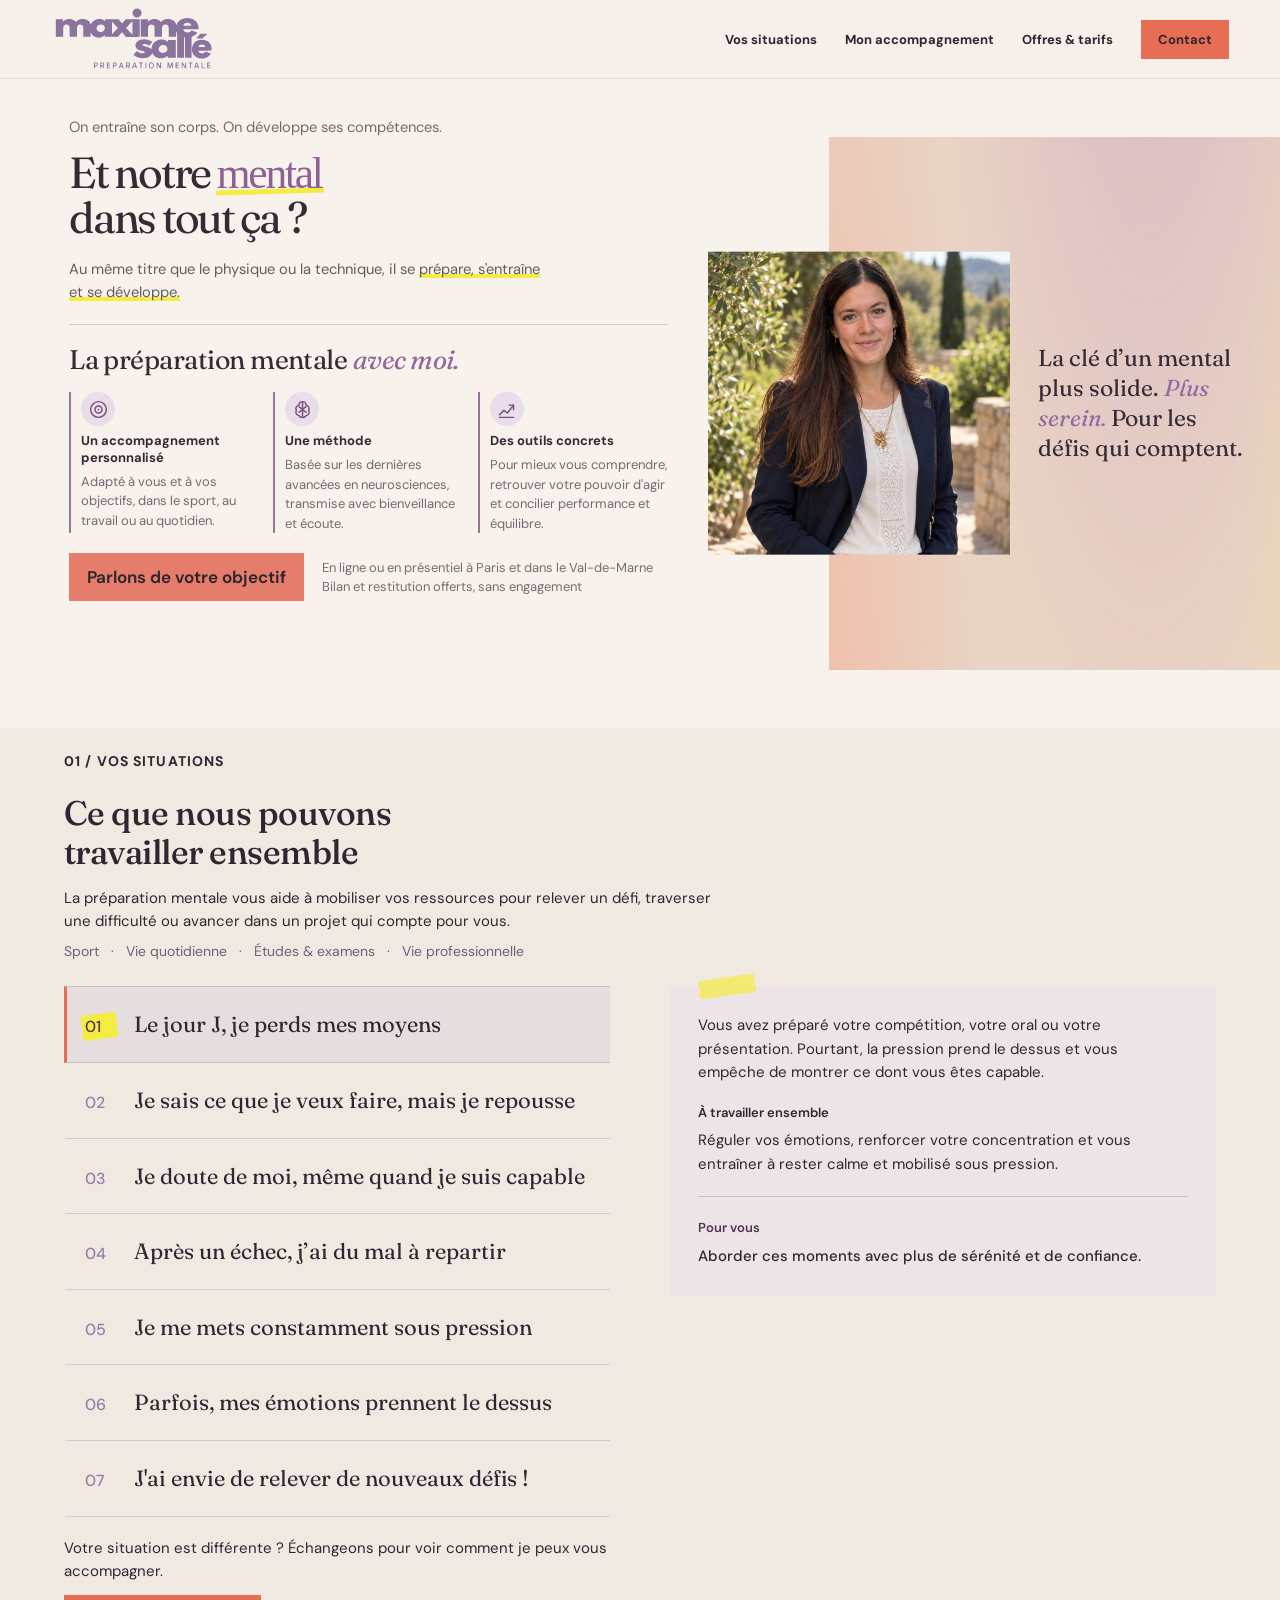
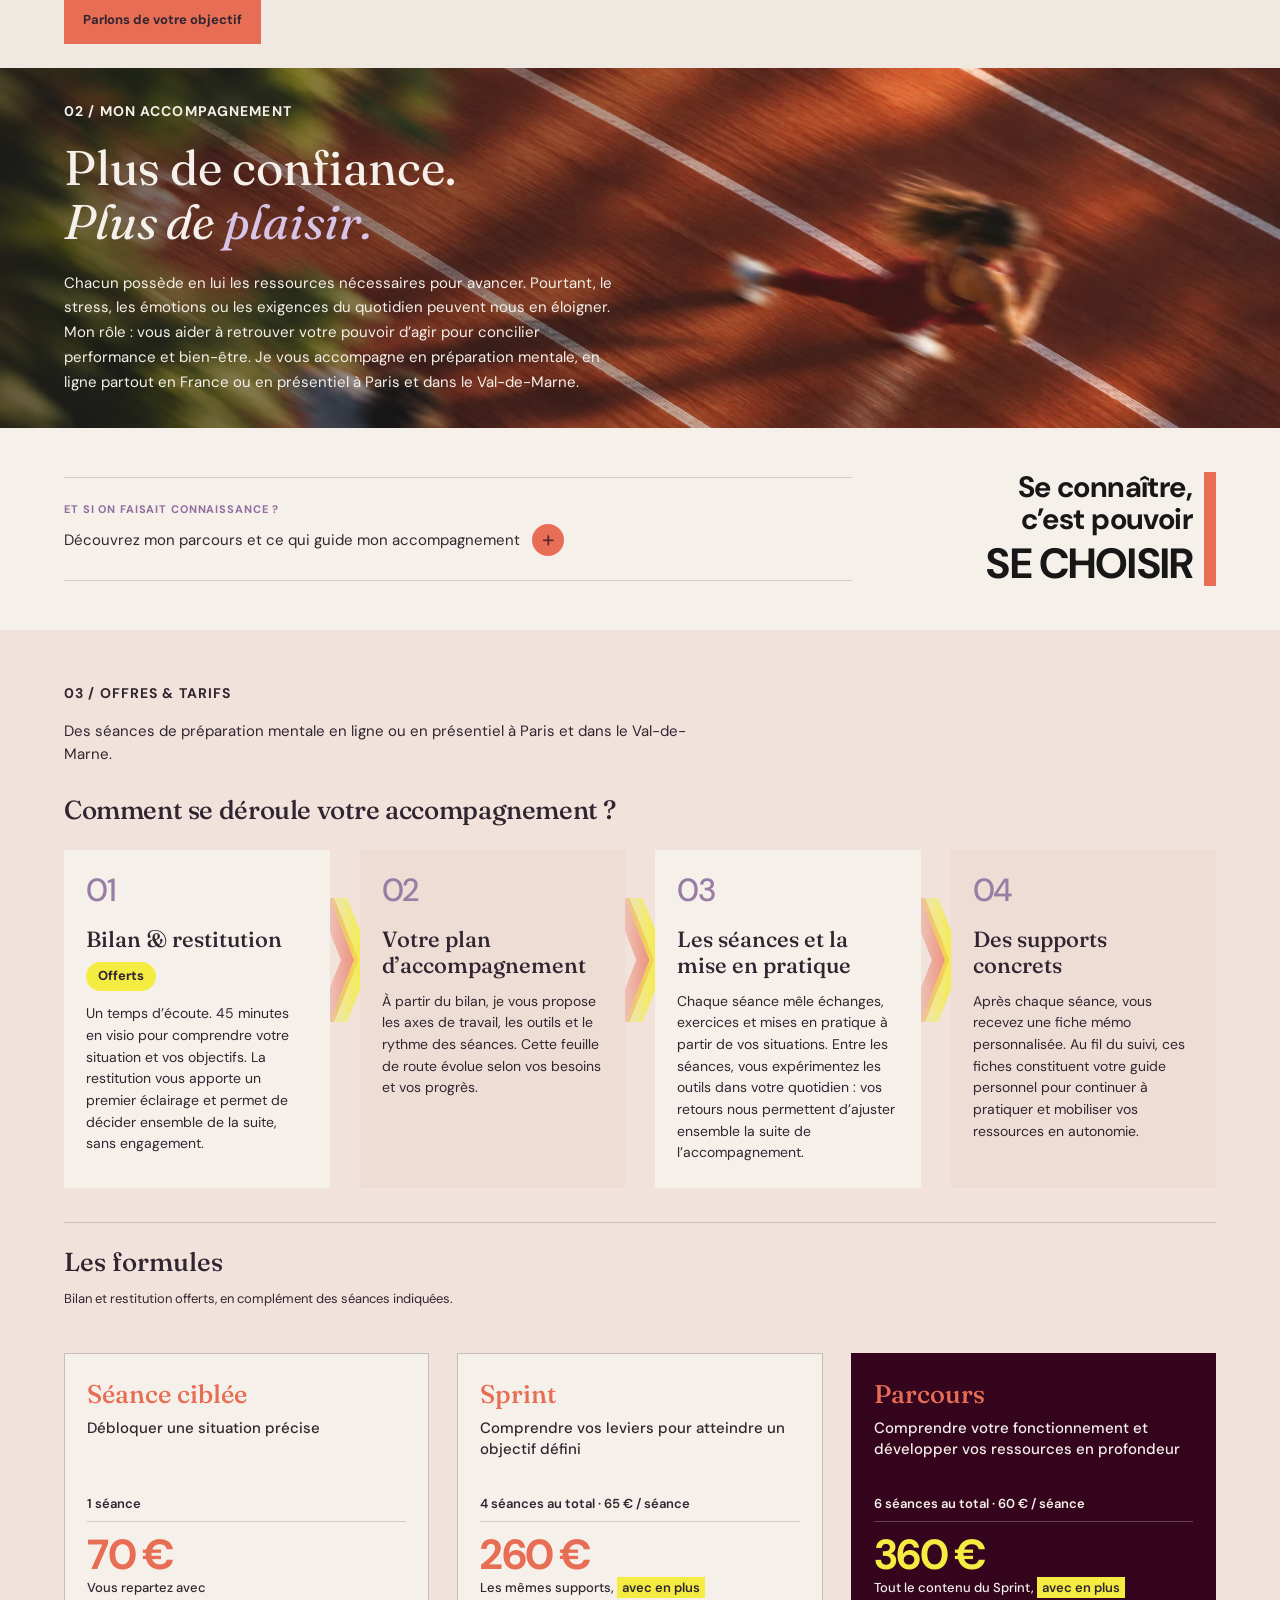
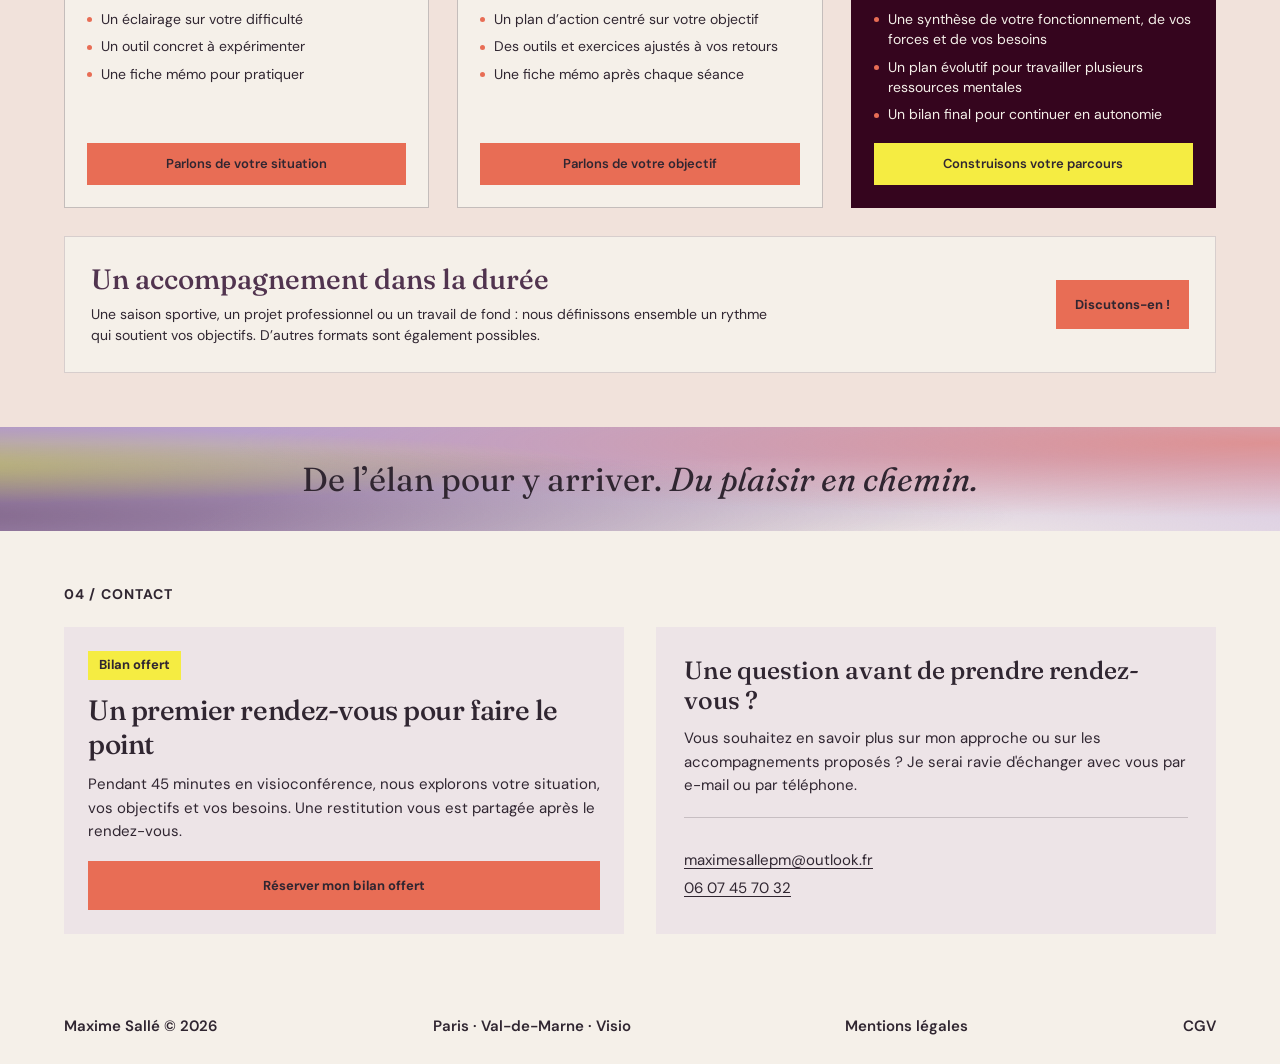
<file: index.html>
<!doctype html>
<html lang="fr">
  
  <head>
    <meta charset="utf-8" />
    <meta name="viewport" content="width=device-width, initial-scale=1" />
    <title>
      Préparation & coaching mental | Maxime Sallé
    </title>
    <meta
      name="description"
      content="Un accompagnement adapté à vos objectifs pour développer confiance, motivation et concentration."
    />
    <link rel="canonical" href="https://maximesalle.fr/" />
    <meta
  name="robots"
  content="index, follow, max-image-preview:large"
/>
    <link rel="preconnect" href="https://fonts.googleapis.com" />
    <link rel="preconnect" href="https://fonts.gstatic.com" crossorigin />
    <link
      href="https://fonts.googleapis.com/css2?family=DM+Sans:wght@400;500;600;700&amp;family=Fraunces:opsz,wght,SOFT,WONK@9..144,400,20,0;9..144,500,20,0;9..144,600,20,0&amp;display=swap"
      rel="stylesheet"
    />
    <link rel="stylesheet" href="styles.css?v=20261118-hover" />
    <meta property="og:type" content="website" />
<meta property="og:locale" content="fr_FR" />
<meta property="og:site_name" content="Maxime Sallé — Préparation & coaching mental" />
<meta property="og:title" content="Préparation & coaching mental | Maxime Sallé" />
<meta property="og:description" content="Un accompagnement adapté à vos objectifs pour développer confiance, motivation et concentration." />
<meta property="og:url" content="https://maximesalle.fr/" />

<meta name="twitter:card" content="summary" />
<meta name="twitter:title" content="Préparation & coaching mental | Maxime Sallé" />
<meta name="twitter:description" content="Un accompagnement adapté à vos objectifs pour développer confiance, motivation et concentration." />
    <script src="script.js" defer></script>
    <script type="application/ld+json">
{
  "@context": "https://schema.org",
  "@type": "Person",
  "name": "Maxime Sallé",
  "url": "https://maximesalle.fr/",
  "jobTitle": "Préparatrice & coaching mental",
  "description": "Accompagnement en préparation mentale en ligne partout en France et en présentiel à Paris et dans le Val-de-Marne.",
  "email": "mailto:maximesallepm@outlook.fr",
  "knowsAbout": [
    "Préparation mentale",
    "Confiance en soi",
    "Gestion du stress",
    "Motivation",
    "Concentration"
  ]
}
</script>
  </head>
  <body>
    <header class="site-header">
      <a
        class="brand"
        href="#accueil"
        aria-label="Maxime Sallé — préparation mentale, accueil"
        ><svg
          xmlns="http://www.w3.org/2000/svg"
          viewBox="0 0 2048 840"
          class="brand-logo"
          role="img"
          aria-labelledby="logo-title"
        >
          <title id="logo-title">Maxime Sallé — Préparation mentale</title>
          <path
            d="M0 0 C10.67 8.83 17.19 20.04 20.06 33.5 C21.44 52.71 17.83 65.81 6.25 81.25 C-5 92.72 -19.45 98.26 -35.38 98.81 C-49.24 98.44 -63.91 92.78 -74 83.19 C-85.49 70.4 -90.37 56.56 -90.21 39.52 C-89.15 24.11 -81.86 12.03 -70.94 1.5 C-50.51 -16 -21.3 -15.81 0 0 Z "
            fill="currentColor"
            transform="translate(1102.9375,55.5)"
          />
          <path
            d="M0 0 C40.92 -1.19 80.28 9.43 111.19 37.3 C134.35 59.15 146.33 89.48 147.62 121.08 C147.73 126.75 147.84 132.41 147.62 138.08 C145.22 140.48 138.29 139.27 134.88 139.28 C134.26 139.29 134.26 139.29 131.12 139.31 C126.97 139.35 122.82 139.37 118.67 139.39 C115.75 139.42 112.83 139.44 109.91 139.46 C103.74 139.5 97.57 139.54 91.4 139.58 C83.67 139.63 75.93 139.68 68.19 139.74 C31 140.01 -6.19 140.15 -43.38 140.08 C-42.76 142.01 -42.13 143.94 -41.5 145.87 C-41.15 146.94 -40.8 148.02 -40.44 149.12 C-37.39 157.66 -31.09 164.48 -23.38 169.08 C-22.51 169.6 -21.64 170.12 -20.74 170.66 C-5.5 179.03 12.86 180.36 29.62 176.08 C42.43 171.85 53.13 164.56 62.62 155.08 C69.14 156.03 75.15 158.2 81.3 160.53 C82.21 160.86 83.11 161.2 84.04 161.54 C85.94 162.25 87.84 162.97 89.73 163.68 C92.58 164.75 95.43 165.81 98.28 166.87 C109.48 171.06 120.59 175.44 131.62 180.08 C130.29 185.37 127.27 188.21 123.62 192.08 C122.63 193.14 121.65 194.2 120.64 195.29 C108.41 208.04 94.66 217.25 79.23 225.73 C78.52 226.13 77.81 226.53 77.08 226.94 C74.62 228.08 74.62 228.08 71.38 228.76 C67.13 229.92 64.8 231 61.62 234.08 C59.56 242.13 59.93 250.17 60.06 258.43 C60.06 260.97 60.05 263.51 60.03 266.05 C60.01 272.95 60.06 279.85 60.13 286.75 C60.19 293.96 60.17 301.17 60.16 308.39 C60.15 322.05 60.21 335.7 60.29 349.36 C60.39 366.43 60.41 383.5 60.43 400.57 C60.43 406.53 60.44 412.49 60.45 418.45 C60.45 419.89 60.45 421.33 60.45 422.82 C60.47 432.81 60.5 442.79 60.55 452.78 C60.56 455.45 60.57 458.11 60.58 460.78 C60.6 465.74 60.63 470.69 60.66 475.65 C60.67 477.83 60.68 480.02 60.69 482.2 C60.7 483.2 60.7 484.2 60.71 485.22 C60.72 487.51 60.67 489.79 60.62 492.08 C58.65 494.04 54.84 493.21 52.27 493.21 C51.48 493.21 51.48 493.21 47.48 493.22 C45.75 493.22 44.01 493.21 42.27 493.21 C40.51 493.21 38.74 493.21 36.97 493.21 C33.26 493.22 29.55 493.21 25.84 493.21 C21.08 493.2 16.31 493.21 11.55 493.21 C7.9 493.22 4.25 493.21 0.6 493.21 C-1.16 493.21 -2.92 493.21 -4.68 493.21 C-7.13 493.22 -9.58 493.21 -12.03 493.21 C-12.73 493.21 -12.73 493.21 -16.27 493.21 C-19.38 493.08 -19.38 493.08 -20.38 492.08 C-20.49 488.87 -20.54 485.68 -20.54 482.47 C-20.55 481.45 -20.55 480.42 -20.56 479.37 C-20.57 475.92 -20.58 472.47 -20.59 469.02 C-20.6 466.55 -20.61 464.09 -20.62 461.63 C-20.65 454.92 -20.67 448.2 -20.69 441.49 C-20.71 434.49 -20.74 427.49 -20.76 420.48 C-20.81 407.21 -20.86 393.93 -20.9 380.66 C-20.95 365.55 -21 350.45 -21.06 335.34 C-21.17 304.25 -21.28 273.16 -21.38 242.08 C-25.34 241.42 -29.3 240.76 -33.38 240.08 C-33.38 241.32 -33.38 242.55 -33.38 243.83 C-33.36 273.94 -33.34 304.05 -33.33 334.17 C-33.33 348.73 -33.32 363.29 -33.31 377.85 C-33.3 390.55 -33.29 403.24 -33.29 415.94 C-33.29 422.66 -33.28 429.38 -33.28 436.1 C-33.27 442.43 -33.27 448.76 -33.27 455.08 C-33.27 457.4 -33.27 459.72 -33.26 462.04 C-33.26 465.22 -33.26 468.39 -33.26 471.57 C-33.26 472.48 -33.26 473.39 -33.25 474.32 C-33.27 480.63 -33.75 486.81 -34.38 493.08 C-45.19 493.1 -55.99 493.12 -66.8 493.13 C-71.81 493.14 -76.83 493.14 -81.85 493.15 C-86.68 493.16 -91.52 493.17 -96.36 493.17 C-98.21 493.17 -100.06 493.18 -101.91 493.18 C-104.49 493.19 -107.07 493.19 -109.65 493.19 C-111.12 493.19 -112.6 493.2 -114.11 493.2 C-117.38 493.08 -117.38 493.08 -118.38 492.08 C-118.48 488.22 -118.5 484.38 -118.49 480.52 C-118.49 479.29 -118.49 478.05 -118.49 476.79 C-118.48 472.62 -118.47 468.46 -118.46 464.3 C-118.46 461.33 -118.46 458.35 -118.45 455.38 C-118.45 448.97 -118.44 442.55 -118.43 436.13 C-118.42 425.98 -118.42 415.83 -118.42 405.67 C-118.42 404.82 -118.42 403.96 -118.43 403.09 C-118.43 398.72 -118.43 394.35 -118.43 389.98 C-118.44 380.97 -118.44 371.96 -118.45 362.94 C-118.45 362.04 -118.45 361.13 -118.45 360.2 C-118.45 345.57 -118.43 330.94 -118.4 316.31 C-118.37 301.29 -118.37 286.26 -118.4 271.23 C-118.42 262.8 -118.42 254.37 -118.38 245.93 C-118.35 237.99 -118.36 230.05 -118.39 222.1 C-118.4 219.19 -118.39 216.28 -118.37 213.37 C-118.17 186.74 -118.17 186.74 -125.57 175.81 C-127.37 173.1 -128.01 171.27 -128.38 168.08 C-129.04 168.08 -129.7 168.08 -130.38 168.08 C-130.39 168.88 -130.4 169.68 -130.41 170.5 C-130.52 178.79 -130.64 187.08 -130.76 195.37 C-130.8 198.46 -130.84 201.56 -130.88 204.66 C-130.94 209.1 -131 213.54 -131.07 217.98 C-131.08 219.38 -131.1 220.77 -131.12 222.21 C-131.14 223.49 -131.16 224.77 -131.18 226.09 C-131.19 226.66 -131.19 226.66 -131.23 229.53 C-131.38 232.08 -131.38 232.08 -132.38 233.08 C-135.14 233.18 -137.89 233.21 -140.65 233.21 C-141.52 233.21 -142.38 233.21 -143.28 233.21 C-146.16 233.22 -149.04 233.21 -151.91 233.21 C-153.91 233.21 -155.9 233.21 -157.89 233.21 C-162.07 233.22 -166.25 233.21 -170.43 233.21 C-175.8 233.2 -181.17 233.21 -186.54 233.21 C-190.65 233.22 -194.77 233.21 -198.88 233.21 C-200.86 233.21 -202.84 233.21 -204.83 233.21 C-207.59 233.22 -210.35 233.21 -213.12 233.21 C-214.69 233.21 -216.27 233.21 -217.89 233.21 C-221.38 233.08 -221.38 233.08 -222.38 232.08 C-222.5 228.57 -222.55 225.08 -222.56 221.57 C-222.56 220.46 -222.57 219.36 -222.58 218.22 C-222.59 215.8 -222.6 213.39 -222.61 210.98 C-222.63 207.16 -222.65 203.34 -222.68 199.52 C-222.75 188.65 -222.81 177.78 -222.86 166.91 C-222.89 160.27 -222.93 153.63 -222.98 146.99 C-223 144.46 -223.01 141.93 -223.02 139.4 C-223.03 135.85 -223.05 132.3 -223.08 128.75 C-223.08 128.24 -223.08 128.24 -223.08 125.61 C-223.21 112.34 -225.75 99.9 -235.11 90.05 C-244.47 81.92 -256.07 80.59 -268.05 80.77 C-280.36 81.65 -288.65 86.21 -297.13 94.89 C-304.64 105.52 -306.68 115.84 -306.69 128.64 C-306.69 129.76 -306.7 130.88 -306.71 132.04 C-306.74 135.72 -306.75 139.4 -306.76 143.08 C-306.78 145.64 -306.8 148.2 -306.81 150.77 C-306.86 157.49 -306.89 164.22 -306.93 170.95 C-306.98 181.74 -307.04 192.54 -307.11 203.33 C-307.14 207.11 -307.15 210.89 -307.17 214.66 C-307.18 216.96 -307.2 219.25 -307.21 221.55 C-307.21 222.61 -307.21 223.67 -307.22 224.76 C-307.27 231.96 -307.27 231.96 -308.38 233.08 C-311.14 233.18 -313.89 233.21 -316.65 233.21 C-317.08 233.21 -317.08 233.21 -319.28 233.21 C-322.16 233.22 -325.04 233.21 -327.91 233.21 C-329.91 233.21 -331.9 233.21 -333.89 233.21 C-338.07 233.22 -342.25 233.21 -346.43 233.21 C-351.8 233.2 -357.17 233.21 -362.54 233.21 C-366.65 233.22 -370.77 233.21 -374.88 233.21 C-376.86 233.21 -378.84 233.21 -380.83 233.21 C-383.59 233.22 -386.35 233.21 -389.12 233.21 C-390.69 233.21 -392.27 233.21 -393.89 233.21 C-397.38 233.08 -397.38 233.08 -398.38 232.08 C-398.49 228.55 -398.54 225.05 -398.54 221.52 C-398.55 220.41 -398.55 219.3 -398.56 218.16 C-398.57 215.73 -398.58 213.31 -398.58 210.89 C-398.59 207.04 -398.61 203.2 -398.64 199.36 C-398.7 188.43 -398.75 177.5 -398.78 166.56 C-398.81 159.88 -398.84 153.21 -398.89 146.53 C-398.9 143.99 -398.91 141.45 -398.91 138.9 C-398.96 101.8 -398.96 101.8 -410.2 90.2 C-420.8 81.64 -433.23 80.23 -446.38 81.08 C-457.44 83.06 -465.33 87.8 -472.2 96.64 C-481.07 110.81 -479.97 126.69 -479.96 142.79 C-479.97 145.36 -479.98 147.94 -480 150.52 C-480.04 157.26 -480.05 164.01 -480.06 170.75 C-480.08 181.59 -480.14 192.44 -480.19 203.28 C-480.21 207.06 -480.21 210.85 -480.22 214.64 C-480.23 216.94 -480.23 219.24 -480.24 221.54 C-480.24 222.6 -480.24 223.66 -480.24 224.75 C-480.27 231.96 -480.27 231.96 -481.38 233.08 C-484.11 233.18 -486.83 233.21 -489.56 233.21 C-489.99 233.21 -489.99 233.21 -492.16 233.21 C-495 233.22 -497.85 233.21 -500.7 233.21 C-502.66 233.21 -504.63 233.21 -506.6 233.21 C-510.74 233.22 -514.87 233.21 -519 233.21 C-524.31 233.2 -529.62 233.21 -534.93 233.21 C-539 233.22 -543.07 233.21 -547.14 233.21 C-549.09 233.21 -551.05 233.21 -553.01 233.21 C-555.74 233.22 -558.48 233.21 -561.21 233.21 C-562.77 233.21 -564.32 233.21 -565.93 233.21 C-569.38 233.08 -569.38 233.08 -570.38 232.08 C-570.48 229.31 -570.51 226.54 -570.51 223.76 C-570.51 222.88 -570.51 222 -570.52 221.09 C-570.52 218.11 -570.52 215.13 -570.51 212.15 C-570.51 210.03 -570.52 207.9 -570.52 205.77 C-570.52 199.98 -570.52 194.19 -570.52 188.39 C-570.52 182.34 -570.52 176.3 -570.52 170.25 C-570.52 160.09 -570.52 149.93 -570.51 139.77 C-570.51 128.01 -570.51 116.25 -570.52 104.48 C-570.52 94.4 -570.52 84.32 -570.52 74.24 C-570.52 68.21 -570.52 62.18 -570.52 56.16 C-570.52 50.49 -570.52 44.82 -570.51 39.16 C-570.51 37.07 -570.51 34.98 -570.52 32.9 C-570.52 30.06 -570.52 27.23 -570.51 24.39 C-570.51 22.8 -570.51 21.21 -570.51 19.57 C-570.38 16.08 -570.38 16.08 -569.38 15.08 C-566.69 14.98 -563.99 14.95 -561.3 14.95 C-560.88 14.95 -560.88 14.95 -558.73 14.94 C-555.92 14.94 -553.1 14.94 -550.29 14.95 C-548.34 14.94 -546.4 14.94 -544.45 14.94 C-540.36 14.94 -536.28 14.94 -532.19 14.95 C-526.94 14.95 -521.69 14.95 -516.44 14.94 C-512.42 14.94 -508.4 14.94 -504.38 14.94 C-502.44 14.94 -500.51 14.94 -498.57 14.94 C-495.87 14.94 -493.17 14.94 -490.47 14.95 C-489.7 14.95 -489.7 14.95 -485.8 14.95 C-482.38 15.08 -482.38 15.08 -481.38 16.08 C-481.22 18.22 -481.13 20.37 -481.07 22.52 C-481.03 23.82 -480.98 25.13 -480.94 26.47 C-480.9 27.85 -480.86 29.22 -480.82 30.64 C-480.78 32.02 -480.73 33.4 -480.69 34.82 C-480.58 38.24 -480.48 41.66 -480.38 45.08 C-476.38 41.68 -472.46 38.24 -468.63 34.64 C-446.48 14.7 -419.23 9.89 -390.38 11.08 C-385.63 11.44 -381.05 12.1 -376.38 13.08 C-375.19 13.32 -374 13.57 -372.77 13.82 C-351.77 18.75 -333.32 30.82 -320.38 48.08 C-319.39 48.41 -318.4 48.74 -317.38 49.08 C-316.72 47.76 -316.06 46.44 -315.38 45.08 C-299.46 25.88 -275.42 14.97 -251.13 11.46 C-217.61 8.73 -183.83 13.72 -157.38 36.08 C-148.95 43.41 -143.39 51.12 -138.38 61.08 C-138.14 61.55 -138.14 61.55 -136.89 63.96 C-133.25 71.38 -130.38 79.74 -130.38 88.08 C-129.72 88.08 -129.06 88.08 -128.38 88.08 C-127.97 86.77 -127.57 85.45 -127.15 84.1 C-116.82 53.21 -91.86 30.86 -63.73 16.17 C-43.8 6.47 -22.17 0.73 0 0 Z M-34.38 78.08 C-37.61 82.58 -40.04 86.69 -41.38 92.08 C-38.26 95.2 -35.22 94.33 -30.88 94.34 C-30.44 94.34 -30.44 94.34 -28.22 94.35 C-25.3 94.36 -22.38 94.35 -19.46 94.34 C-17.43 94.35 -15.41 94.35 -13.38 94.35 C-9.13 94.35 -4.88 94.35 -0.63 94.34 C4.82 94.33 10.27 94.33 15.71 94.35 C19.9 94.35 24.09 94.35 28.27 94.35 C30.28 94.34 32.29 94.35 34.3 94.35 C37.11 94.36 39.92 94.35 42.73 94.34 C43.53 94.34 43.53 94.34 47.57 94.33 C51.15 94.11 53.46 93.68 56.62 92.08 C54.32 82.04 49.75 74.71 41.24 68.7 C17.16 54.08 -15.06 57.13 -34.38 78.08 Z "
            fill="currentColor"
            transform="translate(1684.38330078125,161.921875)"
          />
          <path
            d="M0 0 C12 11.35 20.2 27.47 22.5 43.81 C23.16 43.81 23.82 43.81 24.5 43.81 C24.6 43.42 24.6 43.42 25.12 41.44 C33.89 18.32 54.33 0.28 75.5 -11.19 C76.1 -11.53 76.1 -11.53 79.12 -13.24 C104.22 -26.77 136.78 -29.4 164.08 -21.61 C169.5 -19.87 174.53 -17.96 179.5 -15.19 C179.92 -14.96 179.92 -14.96 182.02 -13.82 C187.5 -10.7 192.35 -7.06 197.18 -3.02 C199.52 -1.17 201.92 0.33 204.5 1.81 C204.49 0.16 204.48 -1.48 204.46 -3.18 C204.46 -5.33 204.45 -7.48 204.44 -9.62 C204.43 -10.71 204.42 -11.8 204.41 -12.92 C204.41 -13.96 204.41 -14.99 204.4 -16.06 C204.4 -17.02 204.39 -17.98 204.39 -18.96 C204.5 -21.19 204.5 -21.19 205.5 -22.19 C207.6 -22.31 209.71 -22.36 211.81 -22.39 C213.18 -22.41 214.56 -22.43 215.97 -22.45 C216.73 -22.45 216.73 -22.45 220.59 -22.49 C222.18 -22.51 223.77 -22.53 225.41 -22.55 C240.12 -22.72 254.84 -22.82 269.55 -22.89 C280.43 -22.95 291.3 -23.04 302.17 -23.19 C309.82 -23.29 317.47 -23.34 325.12 -23.36 C329.68 -23.37 334.24 -23.4 338.81 -23.49 C343.91 -23.58 349.02 -23.58 354.12 -23.57 C355.62 -23.61 357.12 -23.65 358.67 -23.69 C364.79 -23.61 368.87 -23.46 373.8 -19.61 C376.6 -16.59 379.07 -13.51 381.5 -10.19 C382.99 -8.37 384.49 -6.55 386 -4.75 C386.72 -3.85 387.44 -2.96 388.19 -2.04 C390.75 1.12 393.37 4.22 396 7.31 C401.98 14.36 407.95 21.42 413.5 28.81 C418.15 27.65 419.09 26.46 422.19 22.94 C423.07 21.94 423.95 20.94 424.85 19.92 C428.06 16.16 431.18 12.34 434.29 8.5 C436.46 5.87 438.7 3.33 441 0.81 C444.91 -3.49 448.61 -7.92 452.26 -12.45 C453 -13.35 453.74 -14.26 454.5 -15.19 C454.85 -15.78 454.85 -15.78 456.61 -18.81 C458.95 -21.49 460.25 -22.14 463.79 -22.83 C468.19 -23.07 472.55 -23.08 476.95 -23.01 C478.65 -23.02 480.34 -23.02 482.04 -23.03 C486.63 -23.04 491.22 -23 495.81 -22.96 C500.61 -22.93 505.41 -22.93 510.21 -22.93 C518.27 -22.92 526.33 -22.88 534.38 -22.83 C544.74 -22.76 555.09 -22.73 565.45 -22.71 C574.34 -22.7 583.24 -22.67 592.13 -22.64 C594.99 -22.63 597.86 -22.62 600.72 -22.61 C605.21 -22.6 609.71 -22.57 614.2 -22.54 C616.64 -22.53 619.08 -22.52 621.53 -22.51 C622.25 -22.51 622.25 -22.51 625.89 -22.48 C626.52 -22.47 626.52 -22.47 629.71 -22.45 C630.63 -22.37 631.55 -22.28 632.5 -22.19 C634.15 -18.89 633.63 -15.49 633.63 -11.84 C633.63 -11.4 633.63 -11.4 633.63 -9.19 C633.64 -6.24 633.63 -3.29 633.63 -0.35 C633.63 1.76 633.63 3.86 633.63 5.97 C633.64 11.7 633.64 17.43 633.63 23.16 C633.63 29.15 633.63 35.13 633.64 41.12 C633.64 51.18 633.64 61.23 633.63 71.28 C633.62 82.92 633.63 94.56 633.63 106.2 C633.64 116.18 633.64 126.16 633.63 136.13 C633.63 142.1 633.63 148.06 633.64 154.03 C633.64 159.64 633.64 165.25 633.63 170.85 C633.63 172.92 633.63 174.98 633.63 177.04 C633.64 179.85 633.63 182.65 633.63 185.46 C633.63 187.03 633.63 188.61 633.63 190.23 C633.5 193.81 633.5 193.81 632.5 195.81 C629.77 196.1 629.77 196.1 626.05 196.15 C624.65 196.17 623.24 196.19 621.8 196.22 C620.24 196.23 618.68 196.25 617.08 196.26 C615.45 196.28 613.82 196.31 612.15 196.33 C606.73 196.4 601.31 196.45 595.89 196.5 C594.97 196.51 594.05 196.52 593.1 196.52 C584.39 196.6 575.69 196.66 566.99 196.7 C555.86 196.76 544.74 196.86 533.62 197.02 C525.8 197.13 517.97 197.19 510.15 197.21 C505.48 197.22 500.81 197.26 496.14 197.35 C490.92 197.46 485.7 197.45 480.47 197.43 C479.71 197.46 479.71 197.46 475.83 197.58 C468.12 197.46 463.51 196.62 457.93 190.97 C455.3 188.03 452.89 184.95 450.5 181.81 C448.94 179.91 447.38 178.02 445.81 176.12 C445.11 175.24 444.4 174.36 443.68 173.46 C441.37 170.65 438.96 167.98 436.5 165.31 C432.38 160.83 428.51 156.21 424.68 151.47 C421.41 147.48 417.97 143.64 414.5 139.81 C410.58 141.77 409 143.21 406.19 146.44 C405.4 147.34 404.61 148.24 403.79 149.16 C403.04 150.04 402.28 150.91 401.5 151.81 C400.33 153.15 399.17 154.48 398 155.81 C397.44 156.45 396.88 157.1 396.3 157.76 C392.74 161.81 389.12 165.81 385.5 169.81 C383.25 172.31 381.01 174.8 378.77 177.3 C377.22 179.02 375.66 180.74 374.11 182.45 C373.72 182.88 373.72 182.88 371.75 185.06 C371.05 185.83 370.36 186.6 369.64 187.39 C367.5 189.81 367.5 189.81 365.83 192.92 C360.34 197.69 354.18 196.6 347.15 196.49 C345.58 196.49 344.01 196.5 342.39 196.5 C338.09 196.5 333.79 196.46 329.48 196.42 C324.98 196.38 320.48 196.38 315.99 196.37 C307.47 196.35 298.95 196.3 290.43 196.24 C280.74 196.18 271.04 196.14 261.34 196.11 C241.39 196.05 221.45 195.94 201.5 195.81 C201.17 188.88 200.84 181.95 200.5 174.81 C196.5 176.81 196.5 176.81 193.12 180.38 C176.46 197.41 151.44 205.49 128.12 206.06 C95.14 205.22 65.69 192.91 42.69 169.25 C35.41 161.15 29.89 152.23 24.5 142.81 C24.47 144.35 24.45 145.88 24.42 147.46 C24.33 153.14 24.23 158.82 24.13 164.49 C24.08 166.95 24.04 169.41 24 171.87 C23.95 175.4 23.88 178.93 23.82 182.46 C23.8 183.57 23.78 184.67 23.77 185.81 C23.61 193.58 23.61 193.58 22.5 195.81 C19.78 196.01 17.05 196.06 14.32 196.06 C13.47 196.06 12.61 196.06 11.73 196.06 C8.88 196.06 6.03 196.05 3.19 196.04 C1.22 196.04 -0.75 196.04 -2.72 196.04 C-6.85 196.04 -10.99 196.03 -15.12 196.02 C-20.43 196 -25.74 196 -31.05 196 C-35.12 196 -39.18 195.99 -43.25 195.99 C-45.21 195.98 -47.17 195.98 -49.13 195.98 C-51.86 195.98 -54.59 195.97 -57.32 195.96 C-58.88 195.95 -60.44 195.95 -62.05 195.95 C-65.5 195.81 -65.5 195.81 -66.5 194.81 C-66.61 191.43 -66.65 188.06 -66.66 184.67 C-66.66 183.6 -66.67 182.54 -66.67 181.44 C-66.68 179.11 -66.69 176.78 -66.7 174.45 C-66.71 170.76 -66.73 167.06 -66.75 163.36 C-66.81 152.85 -66.87 142.33 -66.9 131.82 C-66.92 125.39 -66.96 118.96 -67 112.54 C-67.02 110.1 -67.02 107.66 -67.03 105.22 C-67.09 65.63 -67.09 65.63 -78.81 52.94 C-87.62 45.47 -96.74 43.47 -108 43.94 C-119.18 44.94 -126.92 48.41 -134.5 56.81 C-143.23 68.3 -144.63 81.68 -144.69 95.69 C-144.7 96.76 -144.71 97.83 -144.71 98.94 C-144.73 101.26 -144.75 103.58 -144.76 105.89 C-144.78 109.56 -144.81 113.22 -144.84 116.88 C-144.91 125.98 -144.97 135.07 -145.03 144.16 C-145.08 151.86 -145.13 159.55 -145.19 167.25 C-145.22 170.87 -145.24 174.49 -145.26 178.11 C-145.28 180.31 -145.29 182.51 -145.31 184.71 C-145.31 185.22 -145.31 185.22 -145.32 187.79 C-145.39 194.7 -145.39 194.7 -146.5 195.81 C-149.22 195.91 -151.95 195.94 -154.68 195.94 C-155.1 195.94 -155.1 195.94 -157.27 195.95 C-160.12 195.95 -162.97 195.95 -165.81 195.95 C-167.78 195.95 -169.75 195.95 -171.72 195.95 C-175.85 195.95 -179.99 195.95 -184.12 195.94 C-189.43 195.94 -194.74 195.94 -200.05 195.95 C-204.12 195.95 -208.18 195.95 -212.25 195.95 C-214.21 195.95 -216.17 195.95 -218.13 195.95 C-220.86 195.95 -223.59 195.95 -226.32 195.94 C-227.88 195.94 -229.44 195.94 -231.05 195.94 C-234.5 195.81 -234.5 195.81 -235.5 194.81 C-235.61 191.42 -235.65 188.05 -235.66 184.66 C-235.66 183.59 -235.67 182.52 -235.67 181.42 C-235.68 179.09 -235.69 176.75 -235.7 174.42 C-235.71 170.72 -235.73 167.02 -235.75 163.32 C-235.81 152.79 -235.87 142.27 -235.9 131.74 C-235.92 125.31 -235.96 118.87 -236 112.44 C-236.02 110 -236.02 107.55 -236.03 105.11 C-236.09 65.59 -236.09 65.59 -248.5 52.81 C-258.02 44.82 -270.13 43.08 -282.27 44.03 C-292.83 45.77 -301.79 50.97 -308.12 59.5 C-314.57 69 -315.64 78.64 -315.69 89.91 C-315.7 91.02 -315.71 92.14 -315.71 93.3 C-315.73 95.72 -315.75 98.15 -315.76 100.58 C-315.78 104.41 -315.81 108.25 -315.84 112.09 C-315.91 121.61 -315.97 131.13 -316.03 140.66 C-316.08 148.71 -316.13 156.76 -316.19 164.82 C-316.22 168.6 -316.24 172.39 -316.26 176.18 C-316.28 178.49 -316.29 180.8 -316.31 183.11 C-316.31 184.17 -316.32 185.23 -316.32 186.32 C-316.39 193.58 -316.39 193.58 -317.5 195.81 C-320.25 196.01 -323.01 196.06 -325.77 196.06 C-326.2 196.06 -326.2 196.06 -328.39 196.06 C-331.27 196.06 -334.15 196.05 -337.03 196.04 C-339.02 196.04 -341.01 196.04 -343.01 196.04 C-347.19 196.04 -351.37 196.03 -355.55 196.02 C-360.92 196 -366.29 196 -371.66 196 C-375.77 196 -379.89 195.99 -384 195.99 C-385.98 195.98 -387.96 195.98 -389.94 195.98 C-392.71 195.98 -395.47 195.97 -398.23 195.96 C-399.02 195.96 -399.02 195.96 -403.01 195.95 C-406.5 195.81 -406.5 195.81 -407.5 194.81 C-407.6 192.06 -407.63 189.3 -407.63 186.54 C-407.63 186.1 -407.63 186.1 -407.64 183.88 C-407.65 180.92 -407.65 177.96 -407.65 174.99 C-407.65 172.88 -407.65 170.76 -407.66 168.65 C-407.66 162.89 -407.67 157.12 -407.67 151.36 C-407.67 146.56 -407.67 141.76 -407.68 136.96 C-407.68 125.63 -407.69 114.31 -407.69 102.99 C-407.68 91.29 -407.7 79.59 -407.71 67.89 C-407.72 57.86 -407.73 47.83 -407.73 37.8 C-407.73 31.8 -407.73 25.81 -407.74 19.81 C-407.75 14.17 -407.75 8.53 -407.74 2.9 C-407.74 0.82 -407.75 -1.25 -407.75 -3.33 C-407.76 -6.15 -407.75 -8.97 -407.75 -11.79 C-407.75 -12.58 -407.75 -12.58 -407.75 -16.59 C-407.5 -20.19 -407.5 -20.19 -405.5 -22.19 C-402.86 -22.38 -400.22 -22.43 -397.58 -22.43 C-396.76 -22.43 -395.94 -22.43 -395.1 -22.44 C-392.39 -22.44 -389.68 -22.43 -386.96 -22.42 C-385.09 -22.42 -383.21 -22.42 -381.33 -22.42 C-377.39 -22.42 -373.45 -22.41 -369.52 -22.39 C-364.46 -22.38 -359.4 -22.37 -354.34 -22.37 C-350.46 -22.37 -346.58 -22.37 -342.7 -22.36 C-340.83 -22.36 -338.97 -22.36 -337.1 -22.35 C-334.5 -22.35 -331.9 -22.34 -329.29 -22.33 C-328.55 -22.33 -328.55 -22.33 -324.8 -22.32 C-321.5 -22.19 -321.5 -22.19 -320.5 -21.19 C-319.29 -11.23 -319.38 -1.2 -319.5 8.81 C-318.43 7.86 -317.36 6.91 -316.25 5.94 C-314.67 4.56 -313.08 3.19 -311.5 1.81 C-310.62 1.03 -309.73 0.25 -308.82 -0.56 C-285.26 -20.97 -258.95 -27.02 -228.5 -25.19 C-202.39 -22.44 -179.17 -10.42 -162.5 9.81 C-161.84 10.8 -161.18 11.79 -160.5 12.81 C-156.52 10.82 -155.01 9.37 -152.19 6.06 C-135.85 -13.06 -111.88 -22.93 -87.38 -25.94 C-55.08 -27.59 -24.95 -21.83 0 0 Z M536.43 8.74 C535.75 9.42 535.07 10.11 534.38 10.81 C533.69 11.5 533 12.19 532.29 12.9 C527.84 17.39 523.62 22.01 519.5 26.81 C517.17 29.15 514.83 31.48 512.5 33.81 C510.79 35.71 509.12 37.64 507.45 39.58 C505.17 42.19 502.84 44.75 500.5 47.31 C497.64 50.45 494.79 53.6 492 56.81 C489.21 60.02 486.36 63.17 483.5 66.31 C479.44 70.77 475.44 75.25 471.5 79.81 C470.51 80.88 469.52 81.96 468.5 83.06 C467.84 83.97 467.18 84.88 466.5 85.81 C467.63 90.35 468.8 91.41 472.12 94.56 C475.22 97.56 478.21 100.53 481 103.81 C484.48 107.89 488.28 111.6 492.09 115.37 C494.79 118.1 497.29 120.96 499.79 123.88 C502.25 126.65 504.9 129.22 507.54 131.82 C509.42 133.73 511.19 135.71 512.94 137.75 C515.51 140.74 518.19 143.54 521 146.31 C523.81 149.08 526.49 151.88 529.06 154.88 C532.65 159.04 536.33 163.21 540.5 166.81 C541.16 166.81 541.82 166.81 542.5 166.81 C543.8 153.92 543.65 141.05 543.63 128.11 C543.63 125.58 543.63 123.06 543.64 120.53 C543.64 115.24 543.64 109.95 543.63 104.66 C543.62 97.97 543.63 91.29 543.63 84.61 C543.65 57.66 543.66 30.74 542.5 3.81 C540.02 3.81 538.13 7.05 536.43 8.74 Z M289.5 9.81 C289.5 59.97 289.5 110.13 289.5 161.81 C293.65 160.77 294.49 160.19 297.31 157.25 C298.01 156.53 298.71 155.8 299.43 155.06 C301.92 152.36 304.32 149.6 306.72 146.81 C308.57 144.73 310.51 142.77 312.5 140.81 C315.08 138.27 317.52 135.69 319.88 132.94 C322.62 129.75 325.51 126.77 328.5 123.81 C331.41 120.94 334.22 118.05 336.88 114.94 C340.86 110.27 345.26 106.04 349.62 101.73 C353.09 98.22 356.3 94.57 359.5 90.81 C360.16 90.15 360.82 89.49 361.5 88.81 C361.27 84.43 359.67 82.58 356.5 79.69 C353.03 76.38 349.93 73 346.94 69.25 C343.63 65.12 340.17 61.37 336.38 57.69 C333.97 55.29 331.77 52.73 329.55 50.15 C325.91 46.01 322.13 42 318.37 37.96 C316.51 35.92 314.7 33.85 312.95 31.73 C310.59 28.92 308.1 26.39 305.5 23.81 C299.69 17.42 299.69 17.42 297.14 14.54 C295.65 12.91 294.08 11.35 292.5 9.81 C291.51 9.81 290.52 9.81 289.5 9.81 Z M107.46 62.23 C99.15 73.37 97.22 84 98.5 97.81 C100.89 109.23 107.89 120.19 117.5 126.81 C131.08 135.23 144.67 138.12 160.5 134.81 C176.52 130.22 188 121.43 196.57 107.43 C201.92 97.39 202.79 87.06 199.74 76.09 C197.53 70.09 194.26 64.95 190.5 59.81 C189.82 58.8 189.14 57.79 188.44 56.75 C178.04 46.35 164.33 41.81 149.81 41.38 C132.46 42.04 118.65 48.98 107.46 62.23 Z "
            fill="currentColor"
            transform="translate(467.5,199.1875)"
          />
          <path
            d="M0 0 C1.49 0.01 2.97 0.01 4.5 0.02 C5.32 0.02 6.14 0.02 6.99 0.02 C9.7 0.02 12.41 0.04 15.12 0.07 C17 0.07 18.88 0.08 20.76 0.08 C25.7 0.09 30.65 0.12 35.6 0.15 C40.64 0.19 45.69 0.2 50.74 0.21 C60.64 0.25 70.55 0.3 80.45 0.36 C78.22 4.81 75.33 7.74 71.83 11.17 C71.19 11.8 70.55 12.43 69.9 13.08 C66.21 16.71 62.45 20.19 58.5 23.52 C55.71 26.03 53.09 28.69 50.45 31.36 C42.91 38.96 42.91 38.96 38.76 42.2 C36.45 44.36 36.45 44.36 34.15 47.75 C29.37 53.78 25.25 57.64 17.49 59.11 C6.58 60.07 -4.34 59.71 -15.27 59.32 C-19.82 59.18 -24.36 59.11 -28.91 59.04 C-37.79 58.9 -46.67 58.66 -55.55 58.36 C-53.43 54.13 -51.1 51.54 -47.86 48.11 C-44.43 44.45 -41.01 40.79 -37.74 36.99 C-34.48 33.28 -31.04 29.85 -27.55 26.36 C-26.37 25.04 -25.21 23.7 -24.05 22.36 C-20.73 18.51 -17.15 14.96 -13.55 11.36 C-11.18 8.72 -8.87 6.04 -6.55 3.36 C-3.55 0.36 -3.55 0.36 0 0 Z "
            fill="currentColor"
            transform="translate(1858.5497283935547,355.6392364501953)"
          />
          <path
            d="M0 0 C0.33 0.33 0.33 0.33 2 2 C0.74 7.05 -1.39 8.66 -5.12 12.25 C-9.31 16.29 -13.25 20.39 -17.04 24.79 C-20.94 29.19 -25.06 33.37 -29.19 37.56 C-30.08 38.49 -30.97 39.41 -31.88 40.37 C-32.74 41.24 -33.6 42.11 -34.48 43 C-35.25 43.8 -36.03 44.59 -36.82 45.4 C-37.18 45.67 -37.18 45.67 -39 47 C-43.14 45.97 -45.56 44.54 -49.12 42.25 C-66.82 31.22 -87.5 24.15 -108.58 28.79 C-113.06 30.36 -115.6 31.6 -119 35 C-120 38.38 -120 38.38 -120 42 C-116.57 46.23 -113.45 47.92 -108.31 49.52 C-106.98 49.93 -105.65 50.34 -104.28 50.77 C-96.91 52.89 -89.49 54.83 -82.06 56.75 C-57.21 63.32 -32.16 70.27 -13.36 88.71 C-11 91 -11 91 -8 93 C-8.03 92.11 -8.07 91.23 -8.11 90.32 C-8.61 67.35 -2.19 46.38 10 27 C10.6 26.04 11.21 25.08 11.83 24.09 C21.19 10.29 33.74 -0.57 48 -9 C49.19 -9.72 50.38 -10.44 51.61 -11.18 C81.87 -28.41 121.23 -31.6 154.62 -22.78 C170.72 -17.83 184.04 -9.63 197 1 C197.06 -0.58 197.12 -2.15 197.18 -3.78 C197.27 -5.83 197.35 -7.88 197.44 -9.94 C197.46 -10.46 197.46 -10.46 197.56 -13.09 C197.89 -20.89 197.89 -20.89 199 -22 C217.26 -23.91 235.84 -22.95 254.16 -22.66 C257.57 -22.61 260.99 -22.57 264.4 -22.53 C268.48 -22.47 272.56 -22.41 276.64 -22.35 C278.17 -22.33 279.69 -22.31 281.27 -22.29 C282.67 -22.27 284.06 -22.25 285.5 -22.22 C286.12 -22.21 286.12 -22.21 289.24 -22.16 C292 -22 292 -22 293 -21 C293.1 -18.2 293.13 -15.41 293.13 -12.61 C293.13 -11.72 293.13 -10.83 293.13 -9.91 C293.14 -6.91 293.13 -3.9 293.13 -0.89 C293.13 1.26 293.13 3.4 293.13 5.55 C293.14 11.4 293.14 17.24 293.13 23.09 C293.13 29.19 293.13 35.3 293.14 41.4 C293.14 51.65 293.14 61.91 293.13 72.16 C293.12 84.03 293.13 95.91 293.13 107.78 C293.14 117.95 293.14 128.12 293.13 138.3 C293.13 144.38 293.13 150.47 293.14 156.55 C293.14 162.27 293.14 167.99 293.13 173.71 C293.13 175.82 293.13 177.92 293.13 180.03 C293.14 182.89 293.13 185.75 293.13 188.61 C293.13 190.22 293.13 191.82 293.13 193.48 C293 197 293 197 292 198 C288.93 198.1 285.88 198.14 282.81 198.13 C281.85 198.13 280.89 198.13 279.89 198.13 C276.69 198.14 273.49 198.14 270.28 198.13 C268.07 198.13 265.85 198.13 263.63 198.14 C258.98 198.14 254.33 198.14 249.68 198.13 C243.71 198.12 237.73 198.13 231.75 198.13 C227.18 198.14 222.6 198.14 218.02 198.13 C215.82 198.13 213.61 198.13 211.41 198.14 C208.33 198.14 205.26 198.13 202.19 198.13 C201.26 198.13 200.34 198.13 199.4 198.14 C193.11 198.11 193.11 198.11 192 197 C191.84 195.22 191.75 193.44 191.68 191.65 C191.64 190.57 191.6 189.49 191.56 188.38 C191.52 187.24 191.48 186.11 191.44 184.94 C191.39 183.8 191.35 182.66 191.31 181.48 C191.2 178.66 191.1 175.83 191 173 C187.58 175 184.75 177.02 181.88 179.75 C158.18 201.03 128.63 205.52 98 204 C65.68 200.8 34.72 183.92 14 159 C10.8 154.64 7.97 150.11 5.17 145.48 C3 142 3 142 0 139 C-0.19 139.71 -0.19 139.71 -1.12 143.31 C-4.58 154.61 -10.79 162.65 -19 171 C-19.82 171.84 -20.64 172.69 -21.49 173.55 C-47.4 198.78 -85.61 204.72 -120.21 204.4 C-157.59 203.76 -191.83 192.03 -222 170 C-222.91 169.35 -223.83 168.69 -224.77 168.02 C-230.87 163.51 -230.87 163.51 -232 159 C-230.16 156.7 -230.16 156.7 -227.5 154.25 C-224.38 151.34 -221.44 148.4 -218.66 145.17 C-214.35 140.18 -209.66 135.61 -204.96 131 C-201.56 127.64 -198.35 124.26 -195.31 120.56 C-191.37 116.33 -191.37 116.33 -187 116 C-184.74 117.52 -184.74 117.52 -182.31 119.81 C-162.46 136.92 -136.96 144.61 -111 143 C-104.56 142.04 -98.61 140.93 -94 136 C-92.43 132.86 -92.65 130.46 -93 127 C-98.52 119.34 -109.01 117.26 -117.69 114.88 C-186.6 95.26 -186.6 95.26 -201.59 70.36 C-208.14 57.68 -209.42 44.88 -206 31 C-204.63 26.83 -202.94 22.94 -201 19 C-200.76 18.51 -200.76 18.51 -199.57 16.04 C-188.86 -4.23 -167.2 -17.96 -145.88 -24.88 C-96.32 -39.09 -42.08 -29.62 0 0 Z M90.01 60.34 C81.55 71.54 78.52 83.05 80 97 C82.47 109.81 90.31 121.57 101 129 C115.58 137.63 129.37 140.16 146 136.44 C162.94 131.79 176.74 121.61 185.54 106.33 C190.21 96.67 190.58 85.98 187.88 75.62 C181.96 61.04 172.36 49.8 158 43 C132.98 34.05 107.4 39.91 90.01 60.34 Z "
            fill="currentColor"
            transform="translate(1256,457)"
          />
          <path
            d="M0 0 C1.04 0.46 2.08 0.93 3.14 1.4 C20.98 9.84 37.68 23.35 47 41 C47.66 42.21 48.33 43.42 49.01 44.67 C59.7 64.99 63.23 85.4 63.31 108.12 C63.32 109.47 63.32 110.82 63.33 112.21 C63.28 119.43 63.28 119.43 63 122 C60.18 123.41 57.81 123.14 54.65 123.16 C53.29 123.17 51.93 123.18 50.53 123.19 C49.04 123.19 47.54 123.2 45.99 123.21 C44.42 123.22 42.85 123.23 41.23 123.24 C36.92 123.26 32.6 123.28 28.29 123.3 C23.78 123.33 19.27 123.35 14.77 123.38 C6.23 123.43 -2.31 123.47 -10.85 123.52 C-20.57 123.57 -30.29 123.62 -40.01 123.68 C-60.01 123.79 -80 123.9 -100 124 C-97.85 134.53 -93.49 142.35 -85 149 C-70.01 158 -55.44 160.19 -38.48 156.09 C-27.44 152.64 -20.39 147.02 -13.14 138.09 C-10 136 -10 136 -5.56 136.81 C-3.7 137.51 -1.84 138.24 0 139 C1.11 139.41 2.22 139.82 3.37 140.25 C7.2 141.67 11.01 143.14 14.81 144.62 C16.17 145.15 17.53 145.68 18.93 146.23 C22.95 147.81 26.98 149.4 31 151 C32.14 151.45 33.29 151.91 34.47 152.37 C37.45 153.56 40.41 154.78 43.38 156 C44.25 156.35 45.12 156.7 46.02 157.06 C48.4 158.06 48.4 158.06 52 160 C52.33 161.32 52.66 162.64 53 164 C50.65 167.06 50.65 167.06 47.38 170.44 C46.84 170.99 46.84 170.99 44.15 173.81 C42.21 175.77 40.27 177.73 38.31 179.68 C36.38 181.62 34.49 183.62 32.62 185.62 C10.17 207.83 -22.6 221.02 -54 222 C-55.07 222.04 -56.14 222.08 -57.24 222.12 C-87.82 222.71 -118.95 213.54 -142 193 C-142.83 192.31 -143.66 191.63 -144.51 190.92 C-164.25 174.19 -177.98 147.78 -180.79 121.92 C-182.55 88.66 -177.32 56.41 -154.38 30.62 C-152.93 29.07 -151.47 27.53 -150 26 C-149.17 25.13 -148.35 24.27 -147.5 23.38 C-146.67 22.59 -145.85 21.81 -145 21 C-144.39 20.41 -143.78 19.82 -143.16 19.21 C-137.01 13.45 -130.33 9.13 -123 5 C-121.79 4.32 -120.59 3.63 -119.35 2.93 C-82.78 -16.6 -37.55 -16.78 0 0 Z M-86.31 56.38 C-91.53 61.37 -96.25 66.21 -99 73 C-99 74.65 -99 76.3 -99 78 C-88.33 78.02 -77.65 78.04 -66.98 78.05 C-62.02 78.06 -57.07 78.06 -52.11 78.08 C-47.33 78.09 -42.55 78.09 -37.77 78.09 C-35.95 78.1 -34.12 78.1 -32.29 78.11 C-29.74 78.11 -27.19 78.11 -24.64 78.11 C-23.19 78.12 -21.73 78.12 -20.23 78.12 C-17 78 -17 78 -16 77 C-16.16 69.26 -19.9 63.06 -25.3 57.72 C-42.35 43.47 -69.01 41.19 -86.31 56.38 Z "
            fill="currentColor"
            transform="translate(1930,443)"
          />
          <g transform="translate(-1186.8 -544) scale(1.6 1.8)">
            <path
              d="M0 0 C5.47 3.46 8.71 7.25 10.75 13.38 C11.65 20.94 11.06 26.9 6.75 33.38 C2.32 37.8 -1.47 40.22 -7.79 40.48 C-15.11 40.21 -18.98 38.46 -24.25 33.38 C-27.9 27.01 -28.63 20.96 -27.56 13.75 C-25.44 6.69 -22.64 3.05 -16.25 -0.62 C-10.51 -2.54 -5.61 -2.14 0 0 Z M-17.25 7.38 C-21.46 12.99 -21.84 17.49 -21.25 24.38 C-19.61 29.04 -17.58 31.93 -13.25 34.38 C-8.41 34.92 -5.31 34.87 -0.88 32.81 C3.41 28.84 4.59 25.13 5.12 19.38 C4.56 13.39 3 9.62 -1.25 5.38 C-7.08 3.43 -12.37 3.47 -17.25 7.38 Z "
              fill="currentColor"
              transform="translate(1528.91,699.62)"
            />
            <path
              d="M0 0 C3.04 -0.08 6.08 -0.14 9.12 -0.19 C9.98 -0.21 10.84 -0.24 11.72 -0.26 C16.95 -0.32 20.59 0.13 25 3 C27.65 6.09 27.99 7.9 28.38 12 C27.99 16.06 27.51 17.86 25 21 C20.61 24.29 18.58 24.59 13.25 25.19 C11.89 25.35 10.54 25.5 9.14 25.67 C8.1 25.78 7.07 25.89 6 26 C5.67 30.29 5.34 34.58 5 39 C4.17 39.16 4.17 39.16 0 40 C-2.99 37.01 -1.56 27.42 -1.69 23.38 C-1.75 21.91 -1.81 20.45 -1.87 18.94 C-1.92 17.52 -1.96 16.11 -2.01 14.65 C-2.06 13.35 -2.1 12.05 -2.15 10.72 C-1.99 6.85 -1.21 3.66 0 0 Z M5 6 C4.9 8 4.87 10 4.88 12 C4.87 13.09 4.87 14.19 4.87 15.31 C5 18 5 18 6 19 C7.95 19.15 9.92 19.22 11.88 19.25 C12.94 19.28 14.01 19.3 15.12 19.33 C18 19 18 19 21 16 C21.44 12 21.44 12 21 8 C16.83 4.87 16.17 4.62 11.31 4.75 C10.34 4.77 9.37 4.78 8.36 4.8 C6 5 6 5 5 6 Z "
              fill="currentColor"
              transform="translate(1076.54,699.00)"
            />
            <path
              d="M0 0 C3.29 -0.23 6.46 -0.32 9.75 -0.31 C10.66 -0.33 11.57 -0.34 12.5 -0.36 C17.51 -0.36 21.05 -0.22 25 3 C28.98 6.98 28.85 9.46 29 15 C27.34 19.72 26.11 20.92 22 24 C22.95 27.79 24.17 30.37 26.06 33.75 C26.61 34.73 27.16 35.72 27.72 36.73 C28.14 37.48 28.57 38.23 29 39 C28.67 39.33 28.34 39.66 28 40 C26.35 40 24.7 40 23 40 C21.3 38.21 21.3 38.21 19.88 35.81 C19.37 34.99 18.86 34.18 18.33 33.33 C17.34 31.59 16.43 29.81 15.56 28 C14 26 14 26 10.31 25.19 C9.77 25.16 9.77 25.16 7 25 C5.58 27.83 5.65 30.47 5.44 33.62 C5.35 34.81 5.27 36 5.18 37.23 C5.15 37.68 5.15 37.68 5 40 C3.35 40 1.7 40 0 40 C-2.04 37.96 -1.13 33.52 -1.13 30.88 C-1.13 30.06 -1.13 29.25 -1.14 28.41 C-1.14 26.68 -1.13 24.95 -1.13 23.23 C-1.13 20.58 -1.13 17.93 -1.14 15.28 C-1.14 13.6 -1.13 11.93 -1.13 10.25 C-1.13 8.72 -1.13 7.19 -1.13 5.61 C-1 2 -1 2 0 0 Z M5 7 C4.77 9.31 4.77 9.31 4.81 12 C4.82 12.89 4.83 13.77 4.83 14.69 C5 17 5 17 6 19 C8.84 19.3 8.84 19.3 12.38 19.31 C13.54 19.33 14.7 19.35 15.9 19.36 C19 19 19 19 22 16 C23.21 12.71 23.22 11.48 21.75 8.25 C20 6 20 6 17 5 C7.65 4.35 7.65 4.35 5 7 Z "
              fill="currentColor"
              transform="translate(1125.42,699.00)"
            />
            <path
              d="M0 0 C1 0.01 2 0.01 3.03 0.02 C4.11 0.02 5.19 0.02 6.3 0.03 C6.87 0.03 6.87 0.03 9.75 0.05 C10.32 0.05 10.32 0.05 13.2 0.06 C16.03 0.08 18.86 0.09 21.68 0.11 C22.01 1.43 22.34 2.75 22.68 4.11 C20.51 6.29 15.66 5.54 12.62 5.68 C11.77 5.72 10.91 5.76 10.03 5.81 C7.92 5.91 5.8 6.01 3.68 6.11 C3.68 9.41 3.68 12.71 3.68 16.11 C9.29 16.44 14.9 16.77 20.68 17.11 C21.01 18.43 21.34 19.75 21.68 21.11 C19.58 23.22 14.87 22.53 12.12 22.68 C11.34 22.72 11.34 22.72 7.37 22.93 C6.76 22.96 6.76 22.96 3.68 23.11 C3.66 24.74 3.64 26.37 3.62 28.05 C3.61 28.97 3.6 29.88 3.59 30.83 C3.68 33.11 3.68 33.11 4.68 34.11 C7.53 34.35 10.39 34.53 13.25 34.68 C14.81 34.76 16.38 34.84 18 34.93 C19.22 34.99 20.43 35.05 21.68 35.11 C22.01 36.43 22.34 37.75 22.68 39.11 C20.97 40.83 18.71 40.24 16.37 40.25 C15.3 40.25 14.22 40.25 13.11 40.25 C11.98 40.25 10.85 40.24 9.68 40.24 C8.55 40.24 7.42 40.25 6.25 40.25 C5.18 40.25 4.1 40.25 3 40.25 C2 40.25 1.01 40.24 -0.02 40.24 C-2.32 40.11 -2.32 40.11 -3.32 39.11 C-3.42 36.32 -3.45 33.53 -3.45 30.74 C-3.45 29.9 -3.45 29.06 -3.45 28.19 C-3.45 26.42 -3.45 24.64 -3.45 22.86 C-3.44 20.13 -3.45 17.39 -3.45 14.66 C-3.45 12.94 -3.45 11.21 -3.45 9.49 C-3.45 7.91 -3.45 6.33 -3.45 4.7 C-3.28 0.16 -3.28 0.16 0 0 Z "
              fill="currentColor"
              transform="translate(1178.36,698.89)"
            />
            <path
              d="M0 0 C0.91 -0.02 1.82 -0.04 2.75 -0.06 C7.75 -0.09 11.36 -0.05 15.25 3.25 C18.91 8.13 18.74 10.28 18.25 16.25 C16.45 20.38 14.99 21.44 11.25 24.25 C7.58 24.98 7.58 24.98 3.5 25.44 C2.14 25.6 0.79 25.75 -0.61 25.92 C-1.65 26.03 -2.68 26.14 -3.75 26.25 C-4.08 30.54 -4.41 34.83 -4.75 39.25 C-5.58 39.41 -5.58 39.41 -9.75 40.25 C-11.82 38.18 -10.88 33.53 -10.88 30.88 C-10.88 30.04 -10.88 29.2 -10.89 28.33 C-10.89 26.55 -10.88 24.77 -10.88 22.99 C-10.88 20.26 -10.88 17.53 -10.89 14.8 C-10.89 13.07 -10.88 11.35 -10.88 9.62 C-10.88 8.04 -10.88 6.46 -10.88 4.84 C-10.63 -2.03 -5.61 0.03 0 0 Z M-4.75 6.25 C-4.85 8.25 -4.88 10.25 -4.88 12.25 C-4.88 13.34 -4.88 14.44 -4.88 15.56 C-4.75 18.25 -4.75 18.25 -3.75 19.25 C-1.82 19.43 0.12 19.52 2.06 19.56 C2.59 19.58 2.59 19.58 5.27 19.68 C8.25 19.25 8.25 19.25 10.63 17.45 C12.25 15.25 12.25 15.25 12.31 11.69 C11.25 8.25 11.25 8.25 9.31 6.31 C5.74 5.07 -1.84 3.34 -4.75 6.25 Z "
              fill="currentColor"
              transform="translate(1233.29,698.75)"
            />
            <path
              d="M0 0 C1.22 0.21 2.43 0.41 3.69 0.62 C5.23 3.62 6.47 6.5 7.69 9.62 C8.13 10.72 8.58 11.81 9.03 12.94 C10.52 16.62 11.98 20.31 13.44 24 C13.94 25.27 14.45 26.54 14.97 27.85 C15.45 29.06 15.93 30.27 16.42 31.52 C16.86 32.62 17.29 33.72 17.74 34.86 C18.69 37.62 18.69 37.62 18.69 40.62 C15.94 41.12 15.94 41.12 12.69 40.62 C12.25 39.3 11.82 37.99 11.38 36.62 C8.69 32.62 8.69 32.62 4.84 31.81 C-6.88 31.33 -6.88 31.33 -10.36 34.47 C-11.45 36.47 -12.39 38.55 -13.31 40.62 C-15.92 40.37 -15.92 40.37 -18.31 39.62 C-15.95 31.22 -12.91 23.18 -9.69 15.06 C-9.18 13.78 -8.68 12.5 -8.16 11.18 C-4.05 0.76 -4.05 0.76 0 0 Z M-0.31 8.62 C-1.13 10.52 -1.94 12.41 -2.75 14.31 C-3.2 15.37 -3.65 16.42 -4.12 17.51 C-5.17 20.26 -5.94 22.72 -6.31 25.62 C-5.31 26.62 -5.31 26.62 -2.81 26.72 C-1.8 26.71 -0.79 26.7 0.25 26.69 C1.26 26.68 2.27 26.67 3.32 26.66 C4.1 26.65 4.88 26.64 5.69 26.62 C6.87 21.9 6.14 20.38 4.38 15.94 C3.93 14.78 3.48 13.62 3.01 12.43 C1.69 9.62 1.69 9.62 -0.31 8.62 Z "
              fill="currentColor"
              transform="translate(1286.45,698.38)"
            />
            <path
              d="M0 0 C0.47 -0.01 0.47 -0.01 2.87 -0.09 C8.7 -0.14 12.24 0.29 16.81 4.31 C19.34 8.46 19.32 12.56 18.81 17.31 C16.44 20.81 16.44 20.81 13.81 23.31 C13.15 23.31 12.49 23.31 11.81 23.31 C12.53 28.44 14.85 31.83 17.63 36.11 C18.02 36.83 18.41 37.56 18.81 38.31 C18.48 38.97 18.15 39.63 17.81 40.31 C16.16 40.31 14.51 40.31 12.81 40.31 C8.82 36.25 6.22 30.79 4.81 25.31 C2.15 25.23 -0.52 25.23 -3.19 25.31 C-4.54 28.01 -4.53 30.43 -4.75 33.44 C-4.83 34.53 -4.92 35.63 -5 36.76 C-5.06 37.6 -5.13 38.44 -5.19 39.31 C-6.84 39.69 -8.51 40.03 -10.19 40.31 C-12.25 38.25 -11.32 33.6 -11.32 30.94 C-11.32 30.1 -11.32 29.26 -11.32 28.39 C-11.32 26.61 -11.32 24.84 -11.32 23.06 C-11.31 20.32 -11.32 17.59 -11.32 14.86 C-11.32 13.14 -11.32 11.41 -11.32 9.69 C-11.32 8.11 -11.32 6.53 -11.32 4.9 C-11.07 -2.08 -5.68 0.06 0 0 Z M-5.19 6.31 C-5.29 8.12 -5.32 9.94 -5.31 11.75 C-5.32 12.74 -5.32 13.73 -5.32 14.75 C-5.19 17.31 -5.19 17.31 -4.19 19.31 C-1.35 19.61 -1.35 19.61 2.19 19.62 C3.35 19.64 4.51 19.66 5.71 19.68 C8.81 19.31 8.81 19.31 11.81 16.31 C12.31 12.31 12.31 12.31 11.81 8.31 C9.43 5.68 7.55 5.37 4.07 5.11 C-3.86 4.99 -3.86 4.99 -5.19 6.31 Z "
              fill="currentColor"
              transform="translate(1335.22,698.69)"
            />
            <path
              d="M0 0 C0.62 0.11 0.62 0.11 3.75 0.69 C7.99 8.13 11.04 16.08 14.12 24.06 C14.59 25.22 15.05 26.39 15.53 27.58 C15.96 28.7 16.39 29.81 16.84 30.96 C17.23 31.97 17.62 32.97 18.02 34.01 C18.75 36.69 18.75 36.69 17.75 40.69 C15.5 40.62 15.5 40.62 12.75 39.69 C12.21 38.53 11.67 37.38 11.11 36.19 C8.75 32.69 8.75 32.69 4.78 31.72 C0.29 31.75 -3.84 31.81 -8.25 32.69 C-11 36.69 -11 36.69 -12.25 40.69 C-13.9 40.69 -15.55 40.69 -17.25 40.69 C-18.72 36.27 -17.01 33.85 -15.32 29.55 C-15.01 28.76 -14.7 27.97 -14.38 27.15 C-13.73 25.48 -13.06 23.81 -12.4 22.14 C-11.38 19.57 -10.37 17 -9.36 14.43 C-4.03 0.85 -4.03 0.85 0 0 Z M-0.25 9.69 C-5.98 20.38 -5.98 20.38 -6.25 25.69 C-5.25 26.69 -5.25 26.69 -2.75 26.79 C-1.74 26.77 -0.73 26.76 0.31 26.75 C1.32 26.74 2.34 26.73 3.38 26.72 C4.16 26.71 4.94 26.7 5.75 26.69 C6.92 22.03 6.3 20.8 4.44 16.5 C3.99 15.43 3.54 14.37 3.07 13.27 C1.75 10.69 1.75 10.69 -0.25 9.69 Z "
              fill="currentColor"
              transform="translate(1389.80,698.31)"
            />
            <path
              d="M0 0 C1.21 0.01 2.42 0.01 3.67 0.02 C4.97 0.02 6.28 0.02 7.62 0.03 C8.31 0.03 8.31 0.03 11.79 0.05 C13.17 0.06 14.54 0.06 15.96 0.06 C19.38 0.08 22.8 0.09 26.22 0.11 C26.55 1.43 26.88 2.75 27.22 4.11 C25.56 5.78 23.44 5.47 21.16 5.68 C20.35 5.75 20.35 5.75 16.22 6.11 C16.2 7.11 16.17 8.1 16.15 9.13 C16.03 13.6 15.91 18.08 15.79 22.55 C15.75 24.12 15.71 25.68 15.67 27.3 C15.63 28.78 15.58 30.27 15.54 31.8 C15.5 33.17 15.47 34.55 15.43 35.97 C15.22 39.11 15.22 39.11 14.22 40.11 C12.57 40.11 10.92 40.11 9.22 40.11 C7.83 37.32 8.13 35.05 8.16 31.93 C8.17 30.7 8.18 29.46 8.19 28.18 C8.21 25.56 8.24 22.94 8.26 20.32 C8.27 19.08 8.28 17.84 8.29 16.56 C8.3 15.42 8.31 14.28 8.32 13.11 C8.22 10.11 8.22 10.11 7.22 6.11 C3.92 5.78 0.62 5.45 -2.78 5.11 C-3.11 3.79 -3.44 2.47 -3.78 1.11 C-2.78 0.11 -2.78 0.11 0 0 Z "
              fill="currentColor"
              transform="translate(1427.89,698.89)"
            />
            <path
              d="M0 0 C1.65 0 3.3 0 5 0 C6.61 3.21 6.13 6.44 6.13 10 C6.13 11.61 6.14 13.22 6.14 14.88 C6.13 15.72 6.13 16.56 6.13 17.42 C6.13 19.99 6.13 22.56 6.14 25.12 C6.14 26.73 6.13 28.34 6.13 30 C6.13 31.49 6.13 32.97 6.13 34.5 C6 38 6 38 5 40 C3.35 39.67 1.7 39.34 0 39 C0 26.13 0 13.26 0 0 Z "
              fill="currentColor"
              transform="translate(1475.10,699.00)"
            />
            <path
              d="M0 0 C3.31 0.52 3.31 0.52 6.27 3.67 C7.28 5.07 8.27 6.48 9.25 7.9 C9.76 8.62 10.28 9.35 10.82 10.1 C12.33 12.23 13.82 14.37 15.31 16.52 C16.08 17.61 16.85 18.69 17.64 19.81 C19.21 22.04 20.76 24.28 22.31 26.52 C24.24 22.66 23.36 17.79 23.31 13.52 C23.17 2.79 23.17 2.79 24.31 0.52 C25.96 0.52 27.61 0.52 29.31 0.52 C31.37 2.59 30.44 7.24 30.44 9.9 C30.44 10.74 30.44 11.58 30.44 12.44 C30.44 14.22 30.44 16 30.44 17.78 C30.43 20.51 30.44 23.24 30.45 25.98 C30.44 27.7 30.44 29.42 30.44 31.15 C30.44 32.73 30.44 34.31 30.44 35.94 C30.31 39.52 30.31 39.52 29.31 40.52 C26.55 40.97 26.55 40.97 23.31 40.52 C20.85 37.92 20.85 37.92 18.5 34.34 C17.64 33.07 16.79 31.8 15.91 30.5 C15.05 29.19 14.19 27.88 13.31 26.52 C11.65 24.08 9.98 21.64 8.31 19.21 C7.59 18.14 6.86 17.07 6.12 15.97 C4.31 13.52 4.31 13.52 2.31 12.52 C2.31 21.43 2.31 30.34 2.31 39.52 C1.48 39.69 1.48 39.69 -2.69 40.52 C-4.76 38.46 -3.82 33.81 -3.82 31.15 C-3.83 30.31 -3.83 29.47 -3.83 28.6 C-3.83 26.83 -3.83 25.05 -3.82 23.27 C-3.82 20.54 -3.82 17.8 -3.83 15.07 C-3.83 13.35 -3.83 11.62 -3.82 9.9 C-3.82 8.32 -3.82 6.74 -3.82 5.11 C-3.66 0.71 -3.66 0.71 0 0 Z "
              fill="currentColor"
              transform="translate(1565.05,698.48)"
            />
            <path
              d="M0 0 C0.62 0.11 0.62 0.11 3.75 0.69 C5.9 4.09 7.29 6.98 8.75 10.69 C9.02 11.34 9.02 11.34 10.39 14.62 C14.75 25.22 14.75 25.22 14.75 27.69 C17.64 24.79 18.5 23.33 19.94 19.65 C20.33 18.68 20.72 17.7 21.12 16.7 C21.51 15.69 21.91 14.67 22.31 13.62 C23.1 11.61 23.89 9.6 24.69 7.59 C25.04 6.7 25.39 5.81 25.74 4.89 C26.75 2.69 26.75 2.69 28.75 0.69 C32.31 0.5 32.31 0.5 35.75 0.69 C36.75 1.69 36.75 1.69 36.86 5.29 C36.86 6.88 36.85 8.46 36.85 10.1 C36.85 10.94 36.84 11.78 36.84 12.65 C36.84 15.35 36.83 18.05 36.81 20.75 C36.81 22.58 36.8 24.4 36.8 26.23 C36.79 30.71 36.77 35.2 36.75 39.69 C35.09 40.07 33.43 40.4 31.75 40.69 C30.04 38.97 30.52 36.68 30.43 34.34 C30.39 33.26 30.35 32.18 30.31 31.07 C30.27 29.93 30.23 28.8 30.19 27.62 C30.14 26.48 30.1 25.34 30.06 24.17 C29.95 21.34 29.85 18.52 29.75 15.69 C27.33 18.92 26.16 20.79 24.85 24.42 C24.51 25.3 24.18 26.19 23.84 27.1 C23.15 28.96 22.47 30.82 21.8 32.69 C20.9 35.07 19.83 37.38 18.75 39.69 C18.09 39.85 18.09 39.85 14.75 40.69 C3.75 19.37 3.75 19.37 3.75 14.69 C3.09 14.69 2.43 14.69 1.75 14.69 C1.75 22.94 1.75 31.19 1.75 39.69 C0.92 39.85 0.92 39.85 -3.25 40.69 C-5.32 38.62 -4.38 33.97 -4.38 31.31 C-4.38 30.47 -4.38 29.63 -4.39 28.77 C-4.39 26.99 -4.38 25.21 -4.38 23.43 C-4.38 20.7 -4.38 17.97 -4.39 15.23 C-4.39 13.51 -4.38 11.79 -4.38 10.06 C-4.38 8.48 -4.38 6.9 -4.38 5.27 C-4.22 0.89 -4.22 0.89 0 0 Z "
              fill="currentColor"
              transform="translate(1650.17,698.31)"
            />
            <path
              d="M0 0 C1 0.01 2 0.01 3.03 0.02 C4.11 0.02 5.19 0.02 6.3 0.03 C6.87 0.03 6.87 0.03 9.75 0.05 C10.32 0.05 10.32 0.05 13.2 0.06 C16.03 0.08 18.86 0.09 21.68 0.11 C22.01 1.1 22.34 2.09 22.68 3.11 C22.35 3.77 22.02 4.43 21.68 5.11 C18.64 5.43 15.67 5.63 12.62 5.74 C11.77 5.78 10.91 5.82 10.03 5.86 C7.92 5.95 5.8 6.03 3.68 6.11 C3.68 9.41 3.68 12.71 3.68 16.11 C9.29 16.44 14.9 16.77 20.68 17.11 C21.01 18.43 21.34 19.75 21.68 21.11 C19.58 23.22 14.87 22.53 12.12 22.68 C11.34 22.72 11.34 22.72 7.37 22.93 C6.76 22.96 6.76 22.96 3.68 23.11 C3.68 26.74 3.68 30.37 3.68 34.11 C9.29 34.44 14.9 34.77 20.68 35.11 C21.01 36.43 21.34 37.75 21.68 39.11 C20.68 40.11 20.68 40.11 18.37 40.23 C17.37 40.22 16.37 40.22 15.34 40.21 C14.26 40.21 13.18 40.2 12.06 40.2 C10.93 40.19 9.79 40.18 8.62 40.18 C7.48 40.17 6.34 40.17 5.17 40.16 C2.34 40.15 -0.49 40.13 -3.32 40.11 C-5.24 12 -5.24 12 -3.32 1.11 C-2.32 0.11 -2.32 0.11 0 0 Z "
              fill="currentColor"
              transform="translate(1712.28,698.89)"
            />
            <path
              d="M0 0 C1.65 0 3.3 0 5 0 C7.27 2.29 9.1 4.43 11 7 C11.52 7.7 12.05 8.4 12.58 9.12 C14.19 11.31 15.75 13.53 17.31 15.75 C17.85 16.5 18.39 17.26 18.94 18.04 C22.87 23.62 22.87 23.62 24 27 C24.66 27 25.32 27 26 27 C26 26.63 26 26.63 25.98 24.74 C25.96 21.37 25.95 18 25.94 14.62 C25.93 13.45 25.92 12.27 25.91 11.06 C25.91 10.5 25.91 10.5 25.9 7.66 C25.9 7.15 25.9 7.15 25.89 4.52 C26 2 26 2 27 0 C29.44 0.25 29.44 0.25 32 1 C33.03 5.14 33.13 8.53 33.13 12.79 C33.13 13.55 33.13 13.55 33.14 17.39 C33.13 18.97 33.13 20.56 33.12 22.19 C33.13 22.99 33.13 22.99 33.14 27.02 C33.14 28.53 33.13 30.05 33.13 31.61 C33.13 33 33.13 34.39 33.13 35.83 C33 39 33 39 32 40 C29.13 40.31 29.13 40.31 26 40 C24.3 38.41 24.3 38.41 22.88 36.06 C22.3 35.17 21.73 34.27 21.14 33.35 C20.43 32.25 19.73 31.14 19 30 C16.92 26.96 14.81 23.95 12.69 20.94 C12.16 20.18 11.63 19.41 11.09 18.63 C7.23 13.12 7.23 13.12 5 12 C5 20.91 5 29.82 5 39 C4.17 39.16 4.17 39.16 0 40 C-2.07 37.93 -1.13 33.28 -1.13 30.62 C-1.13 29.79 -1.13 28.95 -1.14 28.08 C-1.14 26.3 -1.13 24.52 -1.13 22.74 C-1.13 20.01 -1.13 17.28 -1.14 14.55 C-1.14 12.82 -1.13 11.1 -1.13 9.38 C-1.13 7.79 -1.13 6.21 -1.13 4.59 C-1 1 -1 1 0 0 Z "
              fill="currentColor"
              transform="translate(1757.10,699.00)"
            />
            <path
              d="M0 0 C1.17 0.01 2.34 0.01 3.54 0.02 C4.8 0.02 6.06 0.02 7.36 0.03 C8.02 0.03 8.02 0.03 11.38 0.05 C12.71 0.06 14.04 0.06 15.41 0.06 C18.71 0.08 22.01 0.09 25.32 0.11 C25.65 1.43 25.98 2.75 26.32 4.11 C23.68 6.75 19.02 5.74 15.32 6.11 C14.99 17 14.66 27.89 14.32 39.11 C13.49 39.28 13.49 39.28 9.32 40.11 C7.35 38.15 8.07 34.38 8 31.8 C7.96 30.31 7.92 28.83 7.87 27.3 C7.83 25.73 7.79 24.16 7.75 22.55 C7.71 20.98 7.67 19.41 7.62 17.8 C7.52 13.9 7.41 10.01 7.32 6.11 C4.02 5.78 0.72 5.45 -2.68 5.11 C-3.01 3.79 -3.34 2.47 -3.68 1.11 C-2.68 0.11 -2.68 0.11 0 0 Z "
              fill="currentColor"
              transform="translate(1813.20,698.89)"
            />
            <path
              d="M0 0 C3.5 1 3.5 1 5.36 4.17 C8.25 10.42 10.73 16.85 13.25 23.25 C13.76 24.52 14.26 25.78 14.79 27.09 C15.26 28.3 15.74 29.51 16.23 30.77 C16.67 31.87 17.11 32.97 17.55 34.1 C18.5 37 18.5 37 18.5 41 C15.75 41.5 15.75 41.5 12.5 41 C12.07 39.68 11.63 38.36 11.19 37 C8.5 33 8.5 33 4.61 32.19 C0.02 32 -4 32.06 -8.5 33 C-11.25 37 -11.25 37 -12.5 41 C-14.15 41 -15.8 41 -17.5 41 C-18.82 37.03 -17.82 35.52 -16.33 31.64 C-15.85 30.38 -15.37 29.12 -14.87 27.82 C-14.36 26.5 -13.84 25.17 -13.31 23.81 C-12.82 22.51 -12.32 21.21 -11.81 19.87 C-4.69 1.34 -4.69 1.34 0 0 Z M-1.5 10 C-2.89 12.7 -2.89 12.7 -4.19 16.25 C-4.62 17.41 -5.06 18.57 -5.51 19.77 C-6.5 23 -6.5 23 -6.5 27 C-2.54 27 1.42 27 5.5 27 C6.88 22.86 5.58 20.85 4.06 16.81 C3.59 15.54 3.12 14.27 2.63 12.96 C2.26 11.98 1.88 11.01 1.5 10 C0.51 10 -0.48 10 -1.5 10 Z "
              fill="currentColor"
              transform="translate(1871.31,698.00)"
            />
            <path
              d="M0 0 C1.32 0 2.64 0 4 0 C5.33 2.67 5.1 4.69 5.06 7.67 C5.05 8.81 5.05 9.95 5.04 11.12 C5.01 13.53 4.99 15.93 4.96 18.33 C4.95 19.47 4.95 20.62 4.94 21.8 C4.93 22.84 4.91 23.89 4.9 24.96 C5 28 5 28 6 34 C10.95 34.33 15.9 34.66 21 35 C21.33 36.32 21.66 37.64 22 39 C19.87 41.13 16.34 40.13 13.5 40.14 C12.51 40.13 11.52 40.13 10.5 40.12 C9.51 40.13 8.52 40.13 7.5 40.14 C0.13 40.13 0.13 40.13 -1 39 C-1.1 36.21 -1.13 33.42 -1.13 30.62 C-1.13 29.79 -1.13 28.95 -1.14 28.08 C-1.14 26.3 -1.13 24.52 -1.13 22.74 C-1.13 20.01 -1.13 17.28 -1.14 14.55 C-1.14 12.82 -1.13 11.1 -1.13 9.38 C-1.13 7.79 -1.13 6.21 -1.13 4.59 C-1 1 -1 1 0 0 Z "
              fill="currentColor"
              transform="translate(1911.26,699.00)"
            />
            <path
              d="M0 0 C0.96 0.01 1.92 0.01 2.9 0.02 C3.42 0.02 3.42 0.02 6.04 0.03 C7.13 0.03 8.22 0.04 9.34 0.05 C9.88 0.05 9.88 0.05 12.65 0.06 C15.36 0.08 18.07 0.09 20.78 0.11 C21.11 1.43 21.44 2.75 21.78 4.11 C19.67 6.22 14.96 5.53 12.21 5.68 C10.64 5.76 9.08 5.84 7.46 5.93 C6.85 5.96 6.85 5.96 3.78 6.11 C3.78 9.41 3.78 12.71 3.78 16.11 C4.99 16.15 6.21 16.19 7.46 16.23 C9.03 16.29 10.6 16.36 12.21 16.43 C13 16.46 13 16.46 16.96 16.6 C18.22 16.77 19.48 16.94 20.78 17.11 C21.11 18.1 21.44 19.09 21.78 20.11 C21.45 20.77 21.12 21.43 20.78 22.11 C17.93 22.42 15.07 22.61 12.21 22.74 C10.64 22.81 9.08 22.89 7.46 22.97 C6.24 23.01 5.03 23.06 3.78 23.11 C3.78 26.74 3.78 30.37 3.78 34.11 C5.06 34.15 6.35 34.19 7.68 34.23 C9.36 34.29 11.03 34.36 12.71 34.43 C13.56 34.45 14.41 34.47 15.29 34.49 C17.46 34.59 19.62 34.84 21.78 35.11 C22.11 36.1 22.44 37.09 22.78 38.11 C22.45 38.77 22.12 39.43 21.78 40.11 C19.47 40.36 19.47 40.36 16.46 40.34 C15.93 40.34 15.93 40.34 13.2 40.34 C12.64 40.33 12.64 40.33 9.78 40.3 C8.64 40.3 7.51 40.3 6.35 40.3 C-2.08 40.25 -2.08 40.25 -3.22 39.11 C-3.33 36.32 -3.36 33.53 -3.36 30.74 C-3.36 29.9 -3.36 29.06 -3.36 28.19 C-3.36 26.42 -3.36 24.64 -3.36 22.86 C-3.35 20.13 -3.36 17.39 -3.36 14.66 C-3.36 12.94 -3.36 11.21 -3.36 9.49 C-3.36 7.91 -3.36 6.33 -3.35 4.7 C-3.19 0.16 -3.19 0.16 0 0 Z "
              fill="currentColor"
              transform="translate(1956.59,698.89)"
            />
          </g></svg
      ></a>
      <button
        type="button"
        class="menu-toggle"
        aria-controls="main-nav"
        aria-expanded="false"
        aria-label="Ouvrir le menu"
      >
        Menu <span>☰</span>
      </button>
      <nav id="main-nav" aria-label="Navigation principale">
           <a href="#situations">Vos situations</a>
        <a href="#mon-accompagnement">Mon accompagnement</a>
        <a href="#offres">Offres &amp; tarifs</a>
        <a href="#contact" class="nav-contact">Contact</a>
      </nav>
    </header>
    <main>
     
<section id="accueil" class="signature-hero" aria-labelledby="hero-title">
</div> <div class="signature-stage">
    <div class="signature-editorial">
      <div class="signature-opening">
        <p class="signature-kicker">On entraîne son corps. On développe ses compétences.</p>
        <h1 id="hero-title">Et notre <span class="signature-mental">mental</span><br>dans tout ça ?<span class="signature-question"></span></h1>
        <p class="signature-description">Au même titre que le physique ou la technique, il se <span class="highlight-citron">prépare, s'entraîne et se développe.</span></p>
      </div>
      <div class="signature-bottom">
        <div class="signature-bottom-heading"><h2>La préparation mentale <em>avec moi.</em></h2></div>
        <div class="signature-features">
          <div><span class="signature-feature-icon" aria-hidden="true"><svg viewBox="0 0 24 24" fill="none" stroke="currentColor" stroke-width="1.7" stroke-linecap="round" stroke-linejoin="round" aria-hidden="true"><circle cx="12" cy="12" r="9"/><circle cx="12" cy="12" r="4"/><circle cx="12" cy="12" r="1" fill="currentColor" stroke="none"/></svg></span><span><strong>Un accompagnement personnalisé</strong><small>Adapté à vous et à vos objectifs, dans le sport, au travail ou au quotidien.</small></span></div>
          <div><span class="signature-feature-icon" aria-hidden="true"><svg viewBox="0 0 24 24" fill="none" stroke="currentColor" stroke-width="1.7" stroke-linecap="round" stroke-linejoin="round" aria-hidden="true"><path d="M12 3a4 4 0 0 0-4 4 4 4 0 0 0-3 6 4 4 0 0 0 3 6 4 4 0 0 0 4 2"/><path d="M12 3a4 4 0 0 1 4 4 4 4 0 0 1 3 6 4 4 0 0 1-3 6 4 4 0 0 1-4 2V3"/><path d="M8 9l3 2m5-2-3 2M8 15l3-2m5 2-3-2"/></svg></span><span><strong>Une méthode</strong><small>Basée sur les dernières avancées en neurosciences, transmise avec bienveillance et écoute.</small></span></div>
          <div><span class="signature-feature-icon" aria-hidden="true"><svg viewBox="0 0 24 24" fill="none" stroke="currentColor" stroke-width="1.7" stroke-linecap="round" stroke-linejoin="round" aria-hidden="true"><path d="M4 18l5-5 4 3 7-9"/><path d="M15 7h5v5"/><path d="M4 21h16"/></svg></span><span><strong>Des outils concrets</strong><small>Pour mieux vous comprendre, retrouver votre pouvoir d'agir et concilier performance et équilibre.</small></span></div>
        </div>
        <div class="signature-action"><a class="signature-button" href="#contact">Parlons de votre objectif</a><p>En ligne ou en présentiel à Paris et dans le Val-de-Marne<br>Bilan et restitution offerts, sans engagement</p></div>
      </div>
    </div>
   <div class="signature-visual">
  <div class="signature-color-block">
    <p>
      La clé d’un mental
      plus solide.
      <em>Plus serein.</em>
      Pour les défis
      qui comptent.
    </p>
  </div>

  <img
    class="signature-portrait"
    src="images/portrait-maxime.webp"
    alt="Portrait de Maxime Sallé"
    fetchpriority="high"
   decoding="async">
</div>
  </div>
 
</section>
       <section
        class="situations situations-editorial"
        id="situations"
        aria-labelledby="situations-title"
      >
        <p class="eyebrow">01 / VOS SITUATIONS</p>
        <div class="situations-introduction">
          <h2 id="situations-title">
            Ce que nous pouvons<br />travailler ensemble
          </h2>
          <p>
            La préparation mentale vous aide à mobiliser vos ressources pour
            relever un défi, traverser une difficulté ou avancer dans un projet
            qui compte pour vous.
          </p>
        </div>
        <p class="situations-contexts">
          <span>Sport</span>
          <span>Vie quotidienne</span>
          <span>Études &amp; examens</span>
          <span>Vie professionnelle</span>
        </p>
        <div class="situations-explorer">
          <div class="situations-choices" aria-label="Choisir une situation">
            <button
              type="button"
              class="situation-choice is-selected"
              data-situation="0"
              aria-pressed="true"
              aria-controls="situation-panel"
            >
              <span class="situation-number">01</span>
              <span class="situation-name"
                >Le jour J, je perds mes moyens</span
              >
            </button>
            <button
              type="button"
              class="situation-choice"
              data-situation="1"
              aria-pressed="false"
              aria-controls="situation-panel"
            >
              <span class="situation-number">02</span>
              <span class="situation-name"
                >Je sais ce que je veux faire, mais je repousse</span
              >
            </button>
            <button
              type="button"
              class="situation-choice"
              data-situation="2"
              aria-pressed="false"
              aria-controls="situation-panel"
            >
              <span class="situation-number">03</span>
              <span class="situation-name"
                >Je doute de moi, même quand je suis capable</span
              >
            </button>
            <button
              type="button"
              class="situation-choice"
              data-situation="3"
              aria-pressed="false"
              aria-controls="situation-panel"
            >
              <span class="situation-number">04</span>
              <span class="situation-name"
                >Après un échec, j’ai du mal à repartir</span
              >
            </button>
            <button
              type="button"
              class="situation-choice"
              data-situation="4"
              aria-pressed="false"
              aria-controls="situation-panel"
            >
              <span class="situation-number">05</span>
              <span class="situation-name"
                >Je me mets constamment sous pression</span
              >
            </button>
            
<button
  type="button"
  class="situation-choice"
  data-situation="5"
  aria-pressed="false"
  aria-controls="situation-panel"
>
  <span class="situation-number">06</span>
  <span class="situation-name">
    Parfois, mes émotions prennent le dessus
  </span>
</button>

<button
  type="button"
  class="situation-choice"
  data-situation="6"
  aria-pressed="false"
  aria-controls="situation-panel"
>
  <span class="situation-number">07</span>
  <span class="situation-name">
    J'ai envie de relever de nouveaux défis !
  </span>
</button>

          </div>
          <div
            class="situation-panel"
            id="situation-panel"
            role="region"
            aria-label="Détails de la situation sélectionnée"
            aria-live="polite"
            aria-atomic="true"
          >
            <p id="situation-description">
              Vous avez préparé votre compétition, votre oral ou votre
              présentation. Pourtant, la pression prend le dessus et vous
              empêche de montrer ce dont vous êtes capable.
            </p>
            <div class="situation-tools">
              <p class="situation-panel-label">À travailler ensemble</p>
              <p id="situation-tools-text">
                Réguler vos émotions, renforcer votre concentration et vous
                entraîner à rester calme et mobilisé sous pression.
              </p>
            </div>
            <div class="situation-outcome">
              <p class="situation-panel-label">Pour vous</p>
              <p id="situation-outcome-text">
                Aborder ces moments avec plus de sérénité et de confiance.
              </p>
            </div>
          </div>
        </div>
        <div class="situations-footer">
          <p>
            Votre situation est différente ? Échangeons pour voir comment je
            peux vous accompagner.
          </p>
          <a class="button coral" href="#contact">
            Parlons de votre objectif
          </a>
        </div>
      </section>
      <section
        id="mon-accompagnement"
        class="accompagnement-immersif"
        aria-labelledby="accompagnement-title"
      >
        <div class="accompagnement-scene">
          <div class="accompagnement-scene-copy">
            <p class="eyebrow">02 / MON ACCOMPAGNEMENT</p>

            <h2 id="accompagnement-title">
              Plus de confiance.<br />
              <em
                >Plus de
                <span class="accompagnement-plaisir">plaisir.</span></em
              >
            </h2>

            <p class="accompagnement-conviction">
              Chacun possède en lui les ressources nécessaires pour avancer.
              Pourtant, le stress, les émotions ou les exigences du quotidien
              peuvent nous en éloigner. Mon rôle : vous aider à retrouver votre
              pouvoir d’agir pour concilier performance et bien-être. Je vous accompagne en préparation mentale, en ligne
  partout en France ou en présentiel à Paris et dans le Val-de-Marne.
            </p>
          </div>
        </div>
        <div class="accompagnement-rencontre">
          <details class="accompagnement-deroule">
           <summary>
  <span class="accompagnement-deroule-label">
    <span class="accompagnement-deroule-kicker">
     ET SI ON FAISAIT CONNAISSANCE ?
    </span>

    <span class="about-dropdown-description">
      Découvrez mon parcours et ce qui guide mon accompagnement
      <span class="about-dropdown-icon" aria-hidden="true">+</span>
    </span>
  </span>
</summary>
          <div class="accompagnement-recit">
            <p>
              J’ai travaillé dix ans en marketing dans de grands groupes du
              luxe. Ces environnements exigeants, où l’on attend beaucoup de
              soi, m’ont amenée à questionner mes objectifs, le bien-être et<span class="accompagnement-surlignage"> la
              place du mental </span>dans notre façon d’avancer.
            </p>

            <p>
              J’ai donc choisi de me former à la préparation mentale pour
              accompagner celles et ceux qui souhaitent
              <span class="accompagnement-surlignage">mieux se connaître</span>
              et relever les défis de la vie avec confiance et sérénité.
            </p>

            <p>
              À travers des échanges, des exercices et <span class="accompagnement-surlignage">des outils concrets</span>, nous
              cherchons ensemble à comprendre votre fonctionnement. Nous
              construisons des repères que vous expérimentez au quotidien et
              ajustons selon vos retours, pour vous permettre de vous les
              approprier <span class="accompagnement-surlignage">en autonomie</span>.
            </p>
          </div>
          </details>
          <p class="accompagnement-signature">
            <span class="signature-intro">Se connaître,<br />c’est pouvoir</span>
            <em class="signature-impact">se choisir</em>
          </p>
        </div>
      </section>
     
     
      <section
        class="offers-section"
        id="offres"
        aria-labelledby="offers-title"
      >
        <p class="eyebrow">03 / OFFRES &amp; TARIFS</p>
        <p class="offers-intro">
          Des séances de préparation mentale en ligne ou en présentiel à Paris
          et dans le Val-de-Marne.
        </p>
        <h2 class="offers-subtitle" id="offers-title">
          Comment se déroule votre accompagnement ?
        </h2>
        <div class="offers-steps">
          <article class="offers-step">
            <span class="offers-step-number">01</span>
            <div>
              <div class="offers-step-heading">
                <h4>Bilan &amp; restitution</h4>
                <span class="offers-free">Offerts</span>
              </div>
              <p>
                Un temps d’écoute. 45 minutes en visio pour comprendre votre
                situation et vos objectifs. La restitution vous apporte un
                premier éclairage et permet de décider ensemble de la suite,
                sans engagement.
              </p>
            </div>
          </article>
          <article class="offers-step">
            <span class="offers-step-number">02</span>
            <div>
              <h4>Votre plan d’accompagnement</h4>
              <p>
                À partir du bilan, je vous propose les axes de travail, les
                outils et le rythme des séances. Cette feuille de route évolue
                selon vos besoins et vos progrès.
              </p>
            </div>
          </article>
          <article class="offers-step">
            <span class="offers-step-number">03</span>
            <div>
              <h4>Les séances et la mise en pratique</h4>
              <p>
                Chaque séance mêle échanges, exercices et mises en pratique à
                partir de vos situations. Entre les séances, vous expérimentez
                les outils dans votre quotidien : vos retours nous permettent
                d’ajuster ensemble la suite de l’accompagnement.
              </p>
            </div>
          </article>
          <article class="offers-step">
            <span class="offers-step-number">04</span>
            <div>
              <h4>Des supports concrets</h4>
              <p>
                Après chaque séance, vous recevez une fiche mémo personnalisée.
                Au fil du suivi, ces fiches constituent votre guide personnel
                pour continuer à pratiquer et mobiliser vos ressources en
                autonomie.
              </p>
            </div>
          </article>
        </div>
        <div class="offers-packages-heading">
          <h3 class="offers-subtitle">Les formules</h3>
          <p class="offers-bilan-note">
            Bilan et restitution offerts, en complément des séances indiquées.
          </p>
        </div>
        <div class="offers-packages">
          <article class="offer-card">
            <h4 class="offer-card-title">Séance ciblée</h4>
            <!--<span class="offer-sticker"> Offre de<br />lancement </span>-->
            <p class="offer-purpose">Débloquer une situation précise</p>
            <p class="offer-session-count">1 séance</p>
            <div class="offer-price">
              <span class="offer-launch-price">70 €</span>
            </div>
            <!--<p class="offer-promo-note">
              <span>Pour les 10 premières inscriptions</span>
              80 € ensuite
            </p>-->
            <div class="offer-deliverables">
              <p class="offer-inclusion-label">Vous repartez avec</p>
              <ul>
                <li>Un éclairage sur votre difficulté</li>
                <li>Un outil concret à expérimenter</li>
                <li>Une fiche mémo pour pratiquer</li>
              </ul>
            </div>
            <a
              class="button offer-cta"
              href="#contact"
              data-formule="seance-ciblee"
            >
              Parlons de votre situation
            </a>
          </article>
          <article class="offer-card">
            <h4 class="offer-card-title">Sprint</h4>
          <!--  <span class="offer-sticker"> Offre de<br />lancement </span>-->
            <p class="offer-purpose">
              Comprendre vos leviers pour atteindre un objectif défini
            </p>
            <p class="offer-session-count">
              4 séances au total · 65 € / séance
            </p>
            <div class="offer-price">
              <span class="offer-launch-price">260 €</span>
            </div>
           <!-- <p class="offer-promo-note">
              <span>Pour les 10 premières inscriptions</span>
              300 € ensuite
            </p>-->
            <div class="offer-deliverables">
              <p class="offer-inclusion-label">
                Les mêmes supports, <span class="offer-plus">avec en plus</span>
              </p>
              <ul>
                <li>Un plan d’action centré sur votre objectif</li>
                <li>Des outils et exercices ajustés à vos retours</li>
                <li>Une fiche mémo après chaque séance</li>
              </ul>
            </div>
            <a class="button offer-cta" href="#contact" data-formule="sprint">
              Parlons de votre objectif
            </a>
          </article>
          <article class="offer-card offer-card-featured">
            <h4 class="offer-card-title">Parcours</h4>
          <!--  <span class="offer-sticker"> Offre de<br />lancement </span>-->
            <p class="offer-purpose">
              Comprendre votre fonctionnement et développer vos ressources en
              profondeur
            </p>
            <p class="offer-session-count">
              6 séances au total · 60 € / séance
            </p>
            <div class="offer-price">
              <span class="offer-launch-price">360 €</span>
            </div>
            <!--<p class="offer-promo-note">
              <span>Pour les 10 premières inscriptions</span>
              420 € ensuite
            </p>-->
            <div class="offer-deliverables">
              <p class="offer-inclusion-label">
                Tout le contenu du Sprint,
                <span class="offer-plus">avec en plus</span>
              </p>
              <ul>
                <li>
                  Une synthèse de votre fonctionnement, de vos forces et de vos
                  besoins
                </li>
                <li>
                  Un plan évolutif pour travailler plusieurs ressources
                  mentales
                </li>
                <li>Un bilan final pour continuer en autonomie</li>
              </ul>
            </div>
            <a class="button offer-cta" href="#contact" data-formule="parcours">
              Construisons votre parcours
            </a>
          </article>
        </div>
        <div class="offers-continuous">
          <div>
            <h4>Un accompagnement dans la durée</h4>
            <p>
              Une saison sportive, un projet professionnel ou un travail de fond
              : nous définissons ensemble un rythme qui soutient vos objectifs.
              D’autres formats sont également possibles.
            </p>
          </div>
          <a class="button coral" href="#contact"> Discutons-en ! </a>
        </div>
      </section>
       <div class="elan-banner">
  <p>
    De l’élan pour y arriver.
    <em>Du plaisir en chemin.</em>
  </p>
</div>
      <section class="contact-section" id="contact" aria-labelledby="contact-title">
        <p class="eyebrow">04 / CONTACT</p>
         
<div class="contact-layout">
  <!-- Colonne gauche : bilan offert -->
  <div class="contact-copy">
    <div class="contact-bilan">
      <span class="contact-free">Bilan offert</span>

      <h2 id="contact-title">
        Un premier rendez-vous pour faire le point
      </h2>

      <p>
        Pendant 45 minutes en visioconférence, nous
        explorons votre situation, vos objectifs et
        vos besoins. Une restitution vous est
        partagée après le rendez-vous.
      </p>

      
      <button
        type="button"
        class="button coral contact-booking"
        data-cal-link="maximesalle/bilan-offert"
        data-cal-namespace="bilan-offert"
        data-cal-config='{"layout":"month_view"}'
      >
        Réserver mon bilan offert
      </button>
    </div>
  </div>

  <!-- Colonne droite : contact direct -->
  <div class="contact-actions">
    <h3>Une question avant de prendre rendez-vous ?</h3>

    <p>
      Vous souhaitez en savoir plus sur mon approche
      ou sur les accompagnements proposés ?
      Je serai ravie d'échanger avec vous
      par e-mail ou par téléphone.
    </p>

    <div class="contact-direct">
      <a href="mailto:maximesallepm@outlook.fr">
        maximesallepm@outlook.fr
      </a>

      <a href="tel:+33607457032">
        06 07 45 70 32
      </a>
    </div>
  </div>
        </div>
      </section>
    </main>
 <footer>
  <span>Maxime Sallé © 2026</span>
  <span>Paris · Val-de-Marne · Visio</span>
  <a href="mentions-legales.html" target="_blank" rel="noopener noreferrer">Mentions légales</a>
   <a href="cgv.html" target="_blank" rel="noopener noreferrer">CGV</a>
</footer>
    <script>
      (function (C, A, L) {
        let p = function (a, ar) { a.q.push(ar); };
        let d = C.document;
        C.Cal = C.Cal || function () {
          let cal = C.Cal, ar = arguments;
          if (!cal.loaded) {
            cal.ns = {}; cal.q = cal.q || [];
            d.head.appendChild(d.createElement("script")).src = A;
            cal.loaded = true;
          }
          if (ar[0] === L) {
            const api = function () { p(api, arguments); };
            const namespace = ar[1]; api.q = api.q || [];
            if (typeof namespace === "string") {
              cal.ns[namespace] = cal.ns[namespace] || api;
              p(cal.ns[namespace], ar);
              p(cal, ["initNamespace", namespace]);
            } else p(cal, ar);
            return;
          }
          p(cal, ar);
        };
      })(window, "https://app.cal.com/embed/embed.js", "init");
      Cal("init", "bilan-offert", { origin: "https://app.cal.com" });
      Cal.ns["bilan-offert"]("ui", {
        hideEventTypeDetails: false,
        layout: "month_view",
        theme: "light",
        styles: {
          branding: { brandColor: "#E96C56" }
        }
      });
    </script>
  </body>
</html>
</file>
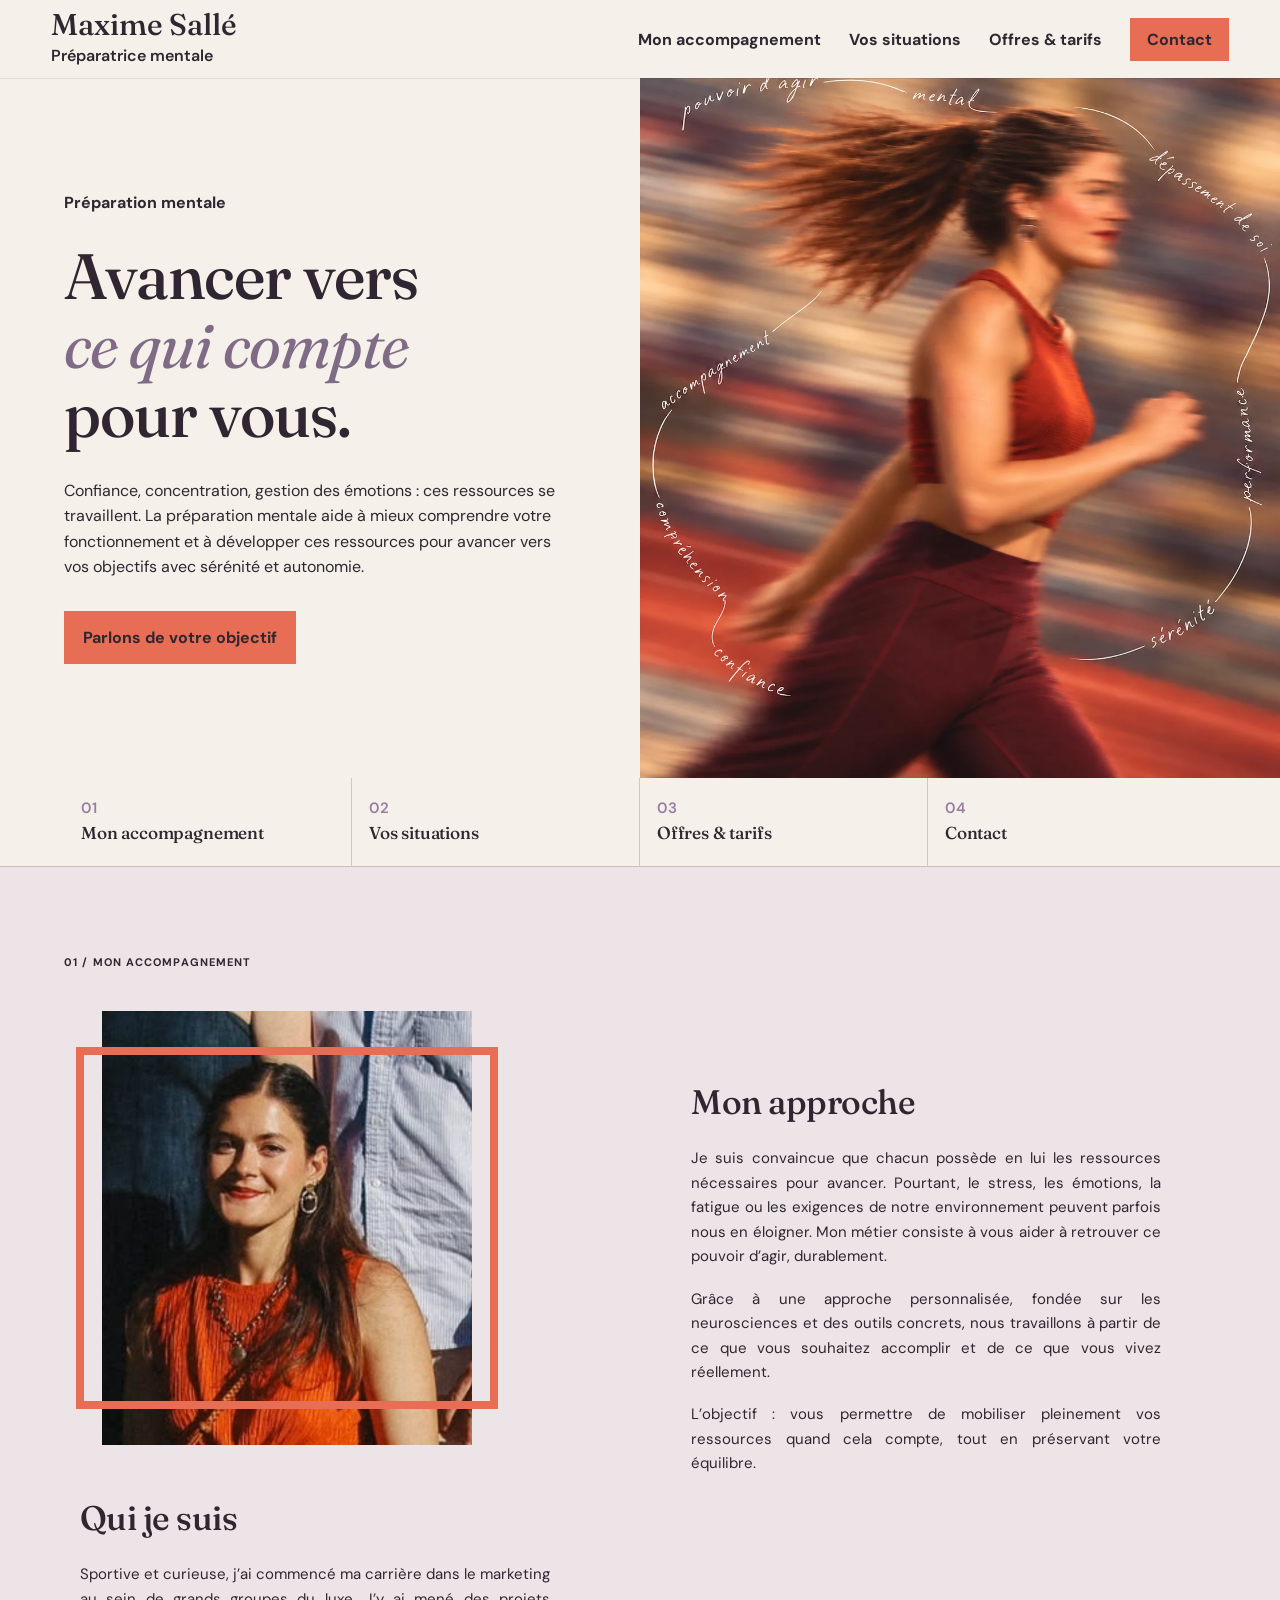
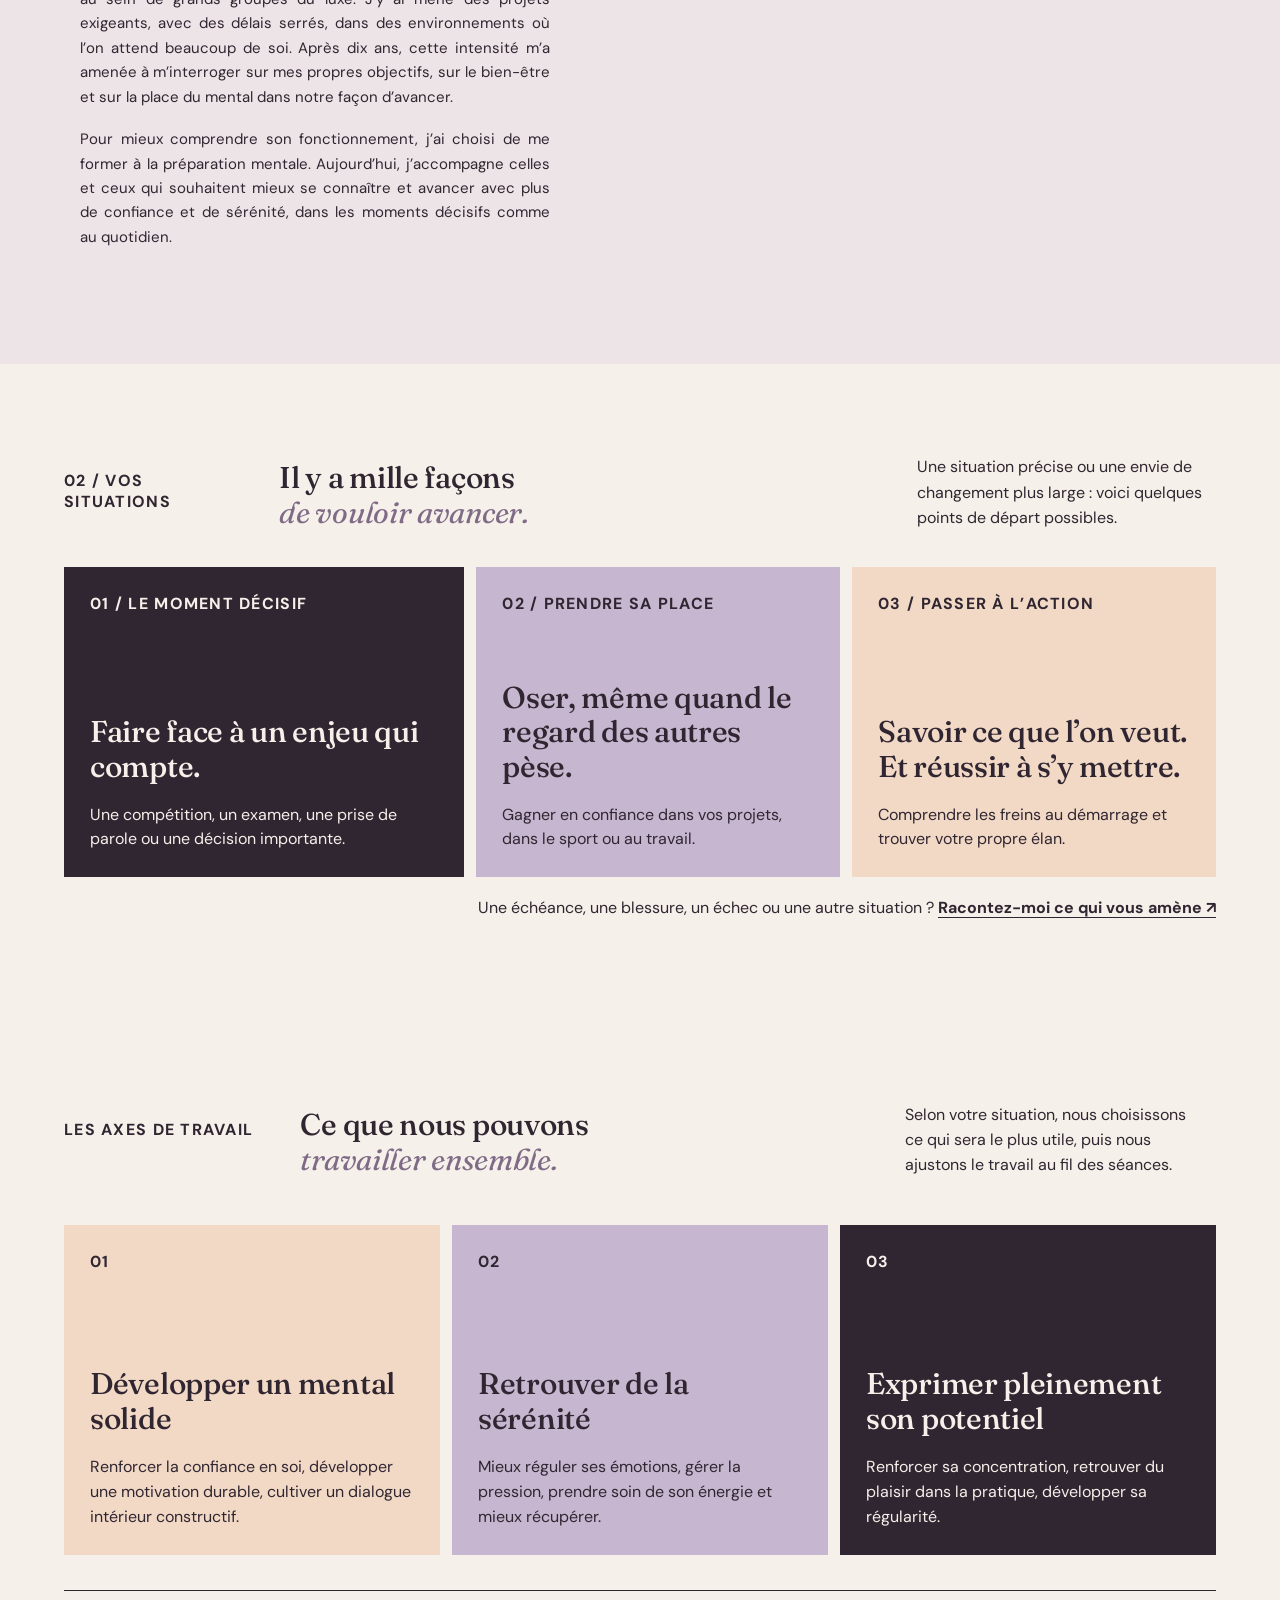
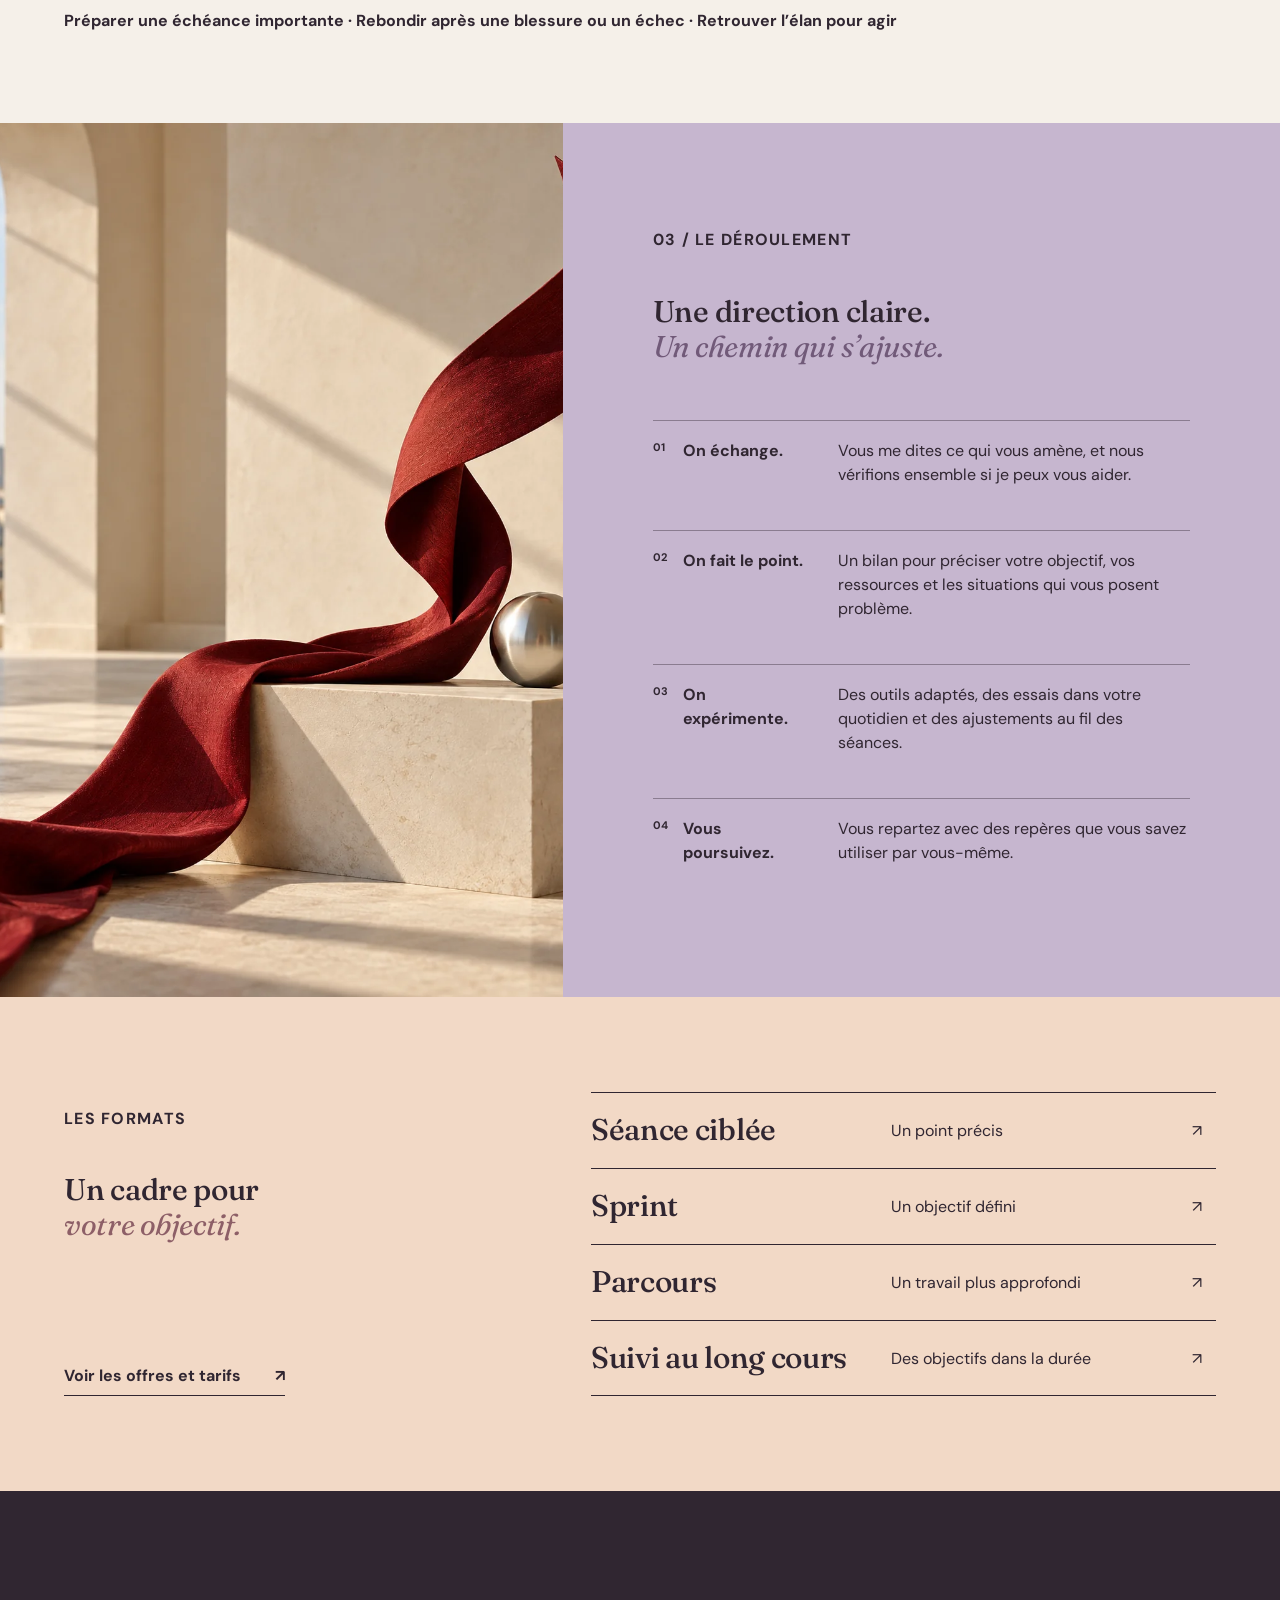
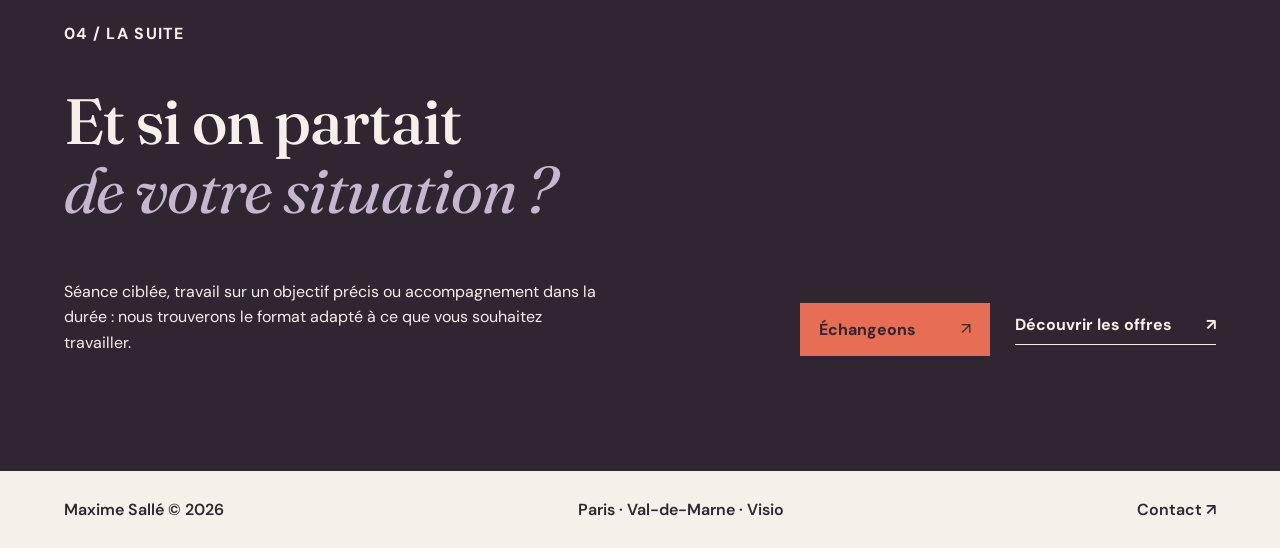
<file: accueil-maxime-hero-partage.html>
<!doctype html>
<html lang="fr">
<head>
  <meta charset="utf-8">
  <meta name="viewport" content="width=device-width, initial-scale=1">
  <title>Préparation mentale à Paris, Val-de-Marne et en visio | Maxime Sallé</title>
  <meta name="description" content="Maxime Sallé, préparatrice mentale à Paris, dans le Val-de-Marne et en visio. Développer un mental plus solide et plus serein pour relever les défis du quotidien et les moments décisifs.">
  <link rel="preconnect" href="https://fonts.googleapis.com">
  <link rel="preconnect" href="https://fonts.gstatic.com" crossorigin>
  <link href="https://fonts.googleapis.com/css2?family=DM+Sans:wght@400;500;600;700&family=Fraunces:opsz,wght,SOFT,WONK@9..144,400,20,0;9..144,500,20,0;9..144,600,20,0&display=swap" rel="stylesheet">
  <style>:root{--paper:#f5f0e9;--ink:#302631;--lilac:#c6b6cf;--coral:#e86d55;--apricot:#f2d9c6;--serif:Fraunces,Georgia,serif;--sans:'DM Sans',Arial,sans-serif}*{box-sizing:border-box}html{scroll-behavior:smooth}body{margin:0;background:var(--paper);color:var(--ink);font-family:var(--sans)}a{color:inherit}button{font:inherit}.site-header{height:78px;display:flex;align-items:center;justify-content:space-between;padding:0 clamp(20px,4vw,70px);background:var(--paper);position:relative;z-index:20}.brand{text-decoration:none;font:500 26px/1 var(--serif);white-space:nowrap}.brand span{display:block;font:700 9px/1.5 var(--sans);letter-spacing:.18em;margin-top:6px}.site-header nav{display:flex;gap:clamp(18px,2.6vw,42px);align-items:center}.site-header nav a{text-decoration:none;font-size:13px;font-weight:700}.site-header nav a:hover,.text-link:hover{text-decoration:underline;text-underline-offset:5px}.site-header .nav-contact{border-bottom:1px solid;padding:9px 0}.nav-contact span{margin-left:18px}.menu-toggle{display:none}.hero{height:min(810px,calc(100svh - 78px));min-height:620px;position:relative;color:#fff;overflow:hidden}.hero-visual,.visual-shade,.hero-visual img{position:absolute;inset:0;width:100%;height:100%}.hero-visual img{object-fit:cover;object-position:center 45%}.visual-shade{background:linear-gradient(90deg,rgba(35,20,30,.83),rgba(35,20,30,.43) 55%,rgba(35,20,30,.10)),linear-gradient(0deg,rgba(35,20,30,.45),transparent 28%)}.hero-topline,.hero-index{position:absolute;left:clamp(22px,5vw,80px);right:clamp(22px,5vw,80px);display:flex;justify-content:space-between;font-size:10px;letter-spacing:.16em;font-weight:700}.hero-topline{top:30px}.hero-index{bottom:31px}.hero-index b{font-size:18px;margin-left:13px}.hero-copy{position:absolute;top:50%;left:clamp(22px,10vw,160px);width:min(950px,79vw);transform:translateY(-44%)}.hero-kicker{margin:0 0 22px;text-transform:uppercase;font-size:11px;letter-spacing:.19em;font-weight:700}.hero h1{font:500 clamp(64px,8.5vw,142px)/.99 var(--serif);letter-spacing:-.025em;margin:0 0 32px;text-wrap:balance}.hero h1 em,.display em,h2 em{font-weight:400}.hero-copy>p:not(.hero-kicker){font-size:clamp(16px,1.42vw,19px);line-height:1.55;max-width:540px;margin:0 0 29px}.button{display:inline-flex;align-items:center;justify-content:space-between;gap:45px;padding:16px 19px;text-decoration:none;font-size:13px;font-weight:700;transition:transform .2s,background .2s}.button:hover{transform:translateY(-3px);background:#f18a70}.button.coral{background:var(--coral);color:var(--ink)}.button.coral:hover{background:#f18a70}.button span{font-size:21px;font-weight:400;line-height:0}.opening{background:var(--ink);color:var(--paper);display:grid;grid-template-columns:1fr 7fr;gap:4vw;position:relative;padding:clamp(75px,9vw,140px) clamp(22px,5vw,80px) clamp(75px,8vw,120px)}.opening-label,.eyebrow{font-size:10px;letter-spacing:.17em;font-weight:700}.opening-label{padding-top:16px}.opening-main{max-width:1200px}.display{font:500 clamp(48px,6.7vw,108px)/1.08 var(--serif);letter-spacing:-.02em;margin:0 0 65px}.display em{color:var(--lilac)}.opening-bottom{display:grid;grid-template-columns:minmax(280px,560px) auto;gap:5vw;align-items:end}.opening-bottom p{font-size:clamp(17px,1.6vw,21px);line-height:1.58;margin:0}.text-link{font-size:13px;font-weight:700;text-decoration:none;white-space:nowrap;border-bottom:1px solid;padding-bottom:9px;width:max-content}.text-link span{margin-left:30px}.opening-mark{position:absolute;right:5vw;top:13%;font:400 80px var(--serif);color:var(--coral);transform:rotate(12deg)}.situations{padding:clamp(75px,8vw,130px) clamp(22px,5vw,80px);overflow:hidden}.section-heading{display:grid;grid-template-columns:1fr 2.3fr 1fr;gap:3vw;align-items:end;margin-bottom:50px}.section-heading .eyebrow{align-self:start}.section-heading h2,.method h2,.outro h2{font:500 clamp(50px,5vw,82px)/1.1 var(--serif);letter-spacing:-.015em;margin:0}.section-heading h2 em{color:#806b87}.section-heading>p:last-child{font-size:15px;line-height:1.6;margin:0}.situations-layout{display:grid;grid-template-columns:1.2fr .9fr .9fr;align-items:start;gap:14px}.scenario{padding:26px;display:flex;flex-direction:column;min-height:365px;background:var(--ink);color:var(--paper)}.scenario span{font-size:10px;letter-spacing:.13em;font-weight:700}.scenario h3{font:500 clamp(29px,3.2vw,50px)/1.13 var(--serif);letter-spacing:-.012em;margin:auto 0 15px}.scenario p{line-height:1.5;max-width:310px;margin:0;font-size:14px}.scenario.small{min-height:300px;margin-top:65px}.scenario.lilac{background:var(--lilac);color:var(--ink)}.scenario.apricot{background:var(--apricot);color:var(--ink);margin-top:127px}.situation-note{grid-column:2/4;justify-self:end;margin-top:14px;font-size:14px}.situation-note a{font-weight:700;text-underline-offset:4px}.method{display:grid;grid-template-columns:44% 56%;background:var(--lilac)}.method-image{min-height:700px;overflow:hidden}.method-image img{width:100%;height:100%;object-fit:cover;object-position:center 56%;display:block}.method-content{padding:clamp(50px,7vw,105px) clamp(25px,7vw,110px)}.method h2{margin:45px 0 55px}.method h2 em{color:#715a79}.method ol{list-style:none;counter-reset:steps;margin:0;padding:0}.method li{counter-increment:steps;display:grid;grid-template-columns:160px 1fr;gap:25px;border-top:1px solid rgba(48,38,49,.4);padding:18px 0;font-size:14px;line-height:1.5}.method li:before{content:'0' counter(steps);grid-column:1;grid-row:1/3;font-size:11px;font-weight:700}.method li strong{grid-column:1;grid-row:1;padding-left:30px}.method li span{grid-column:2;grid-row:1}.outro{background:var(--ink);color:var(--paper);padding:clamp(80px,9vw,140px) clamp(22px,5vw,80px)}.outro h2{font-size:clamp(62px,8vw,130px);margin:42px 0 55px}.outro h2 em{color:var(--lilac)}.outro-bottom{display:flex;justify-content:space-between;gap:60px;align-items:end}.outro-bottom p{max-width:540px;line-height:1.6;font-size:18px;margin:0}.outro-bottom>div{display:flex;align-items:center;gap:25px;flex-wrap:wrap}footer{display:flex;justify-content:space-between;gap:20px;padding:28px clamp(22px,5vw,80px);font-size:12px;font-weight:600}footer a{text-decoration:none}@media(max-width:900px){.section-heading{grid-template-columns:1fr 2fr}.section-heading>p:last-child{grid-column:2}.method li{grid-template-columns:1fr}.method li:before{grid-row:1;grid-column:1}.method li strong{grid-row:1;grid-column:1}.method li span{grid-row:2;grid-column:1;padding-left:30px}.method-content{padding:65px 35px}}@media(max-width:700px){.site-header{height:68px;padding:0 20px}.brand{font-size:23px}.menu-toggle{display:block;border:0;background:none;color:var(--ink);font-size:12px;font-weight:700;text-transform:uppercase}.menu-toggle span{font-size:20px;margin-left:8px}.site-header nav{display:none;position:absolute;top:68px;left:0;right:0;background:var(--paper);padding:25px 20px 32px;flex-direction:column;align-items:stretch;box-shadow:0 12px 20px rgba(48,38,49,.14)}.site-header nav.open{display:flex}.site-header nav a{font-size:17px}.hero{min-height:690px;height:calc(100svh - 68px);max-height:820px}.hero-visual img{object-position:62% center}.visual-shade{background:linear-gradient(0deg,rgba(35,20,30,.72),rgba(35,20,30,.38) 70%,rgba(35,20,30,.45))}.hero-topline{top:22px}.hero-topline span:last-child{display:none}.hero-copy{left:23px;right:23px;width:auto;top:auto;bottom:95px;transform:none}.hero h1{font-size:clamp(51px,11.5vw,81px);line-height:1.04;margin-bottom:24px}.hero-copy>p:not(.hero-kicker){font-size:16px;max-width:480px}.hero-index{bottom:21px}.hero-index span:last-child{display:none}.opening{display:block;padding:70px 23px}.opening-label{margin-bottom:40px}.display{font-size:clamp(45px,10vw,68px);margin-bottom:42px}.opening-bottom{display:block}.opening-bottom p{margin-bottom:35px}.opening-mark{font-size:45px;top:60px}.situations{padding:75px 23px}.section-heading{display:block;margin-bottom:34px}.section-heading .eyebrow{margin-bottom:25px}.section-heading h2{font-size:clamp(43px,9vw,61px);margin-bottom:22px}.section-heading>p:last-child{max-width:450px}.situations-layout{display:block}.scenario,.scenario.small,.scenario.apricot{min-height:260px;margin:0 0 12px}.scenario h3{font-size:clamp(32px,8vw,42px)}.situation-note{margin:27px 0 0}.method{display:block}.method-image{min-height:0;height:360px}.method-content{padding:70px 23px}.method h2{font-size:clamp(43px,9vw,61px);margin:30px 0 42px}.outro{padding:78px 23px}.outro h2{font-size:clamp(55px,11vw,80px);margin:35px 0}.outro-bottom{display:block}.outro-bottom p{margin-bottom:30px}.outro-bottom>div{display:flex;align-items:flex-start;flex-direction:column}footer{display:block;padding:30px 23px}footer>*{display:block;margin:7px 0}}@media(prefers-reduced-motion:reduce){html{scroll-behavior:auto}.button{transition:none}}

/* Lecture et accès directs */
.site-header{position:sticky;top:0;box-shadow:0 1px 0 rgba(48,38,49,.1)}
.hero{height:min(690px,calc(100svh - 78px));min-height:560px}
.hero-copy{transform:translateY(-40%)}
.wayfinder{display:grid;grid-template-columns:1.08fr repeat(4,1fr);background:var(--paper);border-bottom:1px solid rgba(48,38,49,.24);padding:0 clamp(22px,5vw,80px)}
.wayfinder>*{border-right:1px solid rgba(48,38,49,.22);padding:22px 17px;min-height:78px}.wayfinder>*:first-child{padding-left:0}.wayfinder>*:last-child{border-right:0}
.wayfinder-label{font-size:10px;font-weight:700;letter-spacing:.13em;display:flex;align-items:center;justify-content:space-between}.wayfinder-label b{font-size:22px;font-weight:400}
.wayfinder a{display:flex;align-items:center;gap:8px;text-decoration:none;font:600 14px var(--sans);transition:background .2s,padding .2s}.wayfinder a:hover{background:var(--apricot);padding-left:24px}.wayfinder a span{font:700 10px var(--sans);color:#876d79;align-self:flex-start}.wayfinder a b{font-size:19px;font-weight:400;margin-left:auto}
.situations{padding-top:90px;padding-bottom:90px}.section-heading{grid-template-columns:.65fr 2.2fr 1.1fr;margin-bottom:36px}.situations-layout{grid-template-columns:1.1fr 1fr 1fr;gap:12px}.scenario,.scenario.small,.scenario.apricot{min-height:310px;margin-top:0}.scenario h3{font-size:clamp(30px,2.7vw,43px)}.situation-note{margin-top:8px}
.opening{padding-top:90px;padding-bottom:90px}.opening-mark{font-size:58px}.display{font-size:clamp(49px,5.7vw,90px);margin-bottom:46px}
.formats{background:var(--apricot);display:grid;grid-template-columns:.9fr 1.25fr;gap:6vw;padding:95px clamp(22px,5vw,80px)}.formats-heading{display:flex;flex-direction:column;align-items:flex-start}.formats h2{font:500 clamp(48px,5.5vw,82px)/1.07 var(--serif);margin:28px 0 40px}.formats h2 em{font-weight:400;color:#8d5f67}.formats .text-link{margin-top:auto}.format-list{border-top:1px solid var(--ink)}.format-list a{display:grid;grid-template-columns:32px 1fr 1fr 24px;align-items:center;gap:12px;padding:20px 0;border-bottom:1px solid var(--ink);text-decoration:none;transition:padding .2s}.format-list a:hover{padding-left:10px}.format-list a span:first-child{font-size:10px;font-weight:700}.format-list strong{font:500 clamp(24px,2.4vw,34px)/1.12 var(--serif)}.format-list a span:nth-child(3){font-size:13px}.format-list b{font-size:21px;font-weight:400}
@media(max-width:900px){.wayfinder{grid-template-columns:repeat(4,1fr)}.wayfinder-label{grid-column:1/-1;min-height:40px;padding:12px 0;border:0}.wayfinder a{min-height:70px}.formats{grid-template-columns:1fr;gap:30px}.formats .text-link{margin-top:0}}
@media(max-width:700px){.hero{height:calc(100svh - 68px);min-height:640px;max-height:780px}.hero-copy{transform:none}.wayfinder{grid-template-columns:1fr 1fr;padding:0 23px}.wayfinder-label{min-height:45px}.wayfinder a{min-height:68px;padding:14px 9px;border-top:1px solid rgba(48,38,49,.22);font-size:13px}.wayfinder a:nth-of-type(2n){border-right:0}.wayfinder a:hover{padding-left:9px}.wayfinder a span{display:none}.wayfinder a b{font-size:17px}.situations{padding:70px 23px}.section-heading{display:block}.scenario,.scenario.small,.scenario.apricot{min-height:235px}.opening{padding:75px 23px}.display{font-size:clamp(44px,10vw,68px)}.formats{padding:75px 23px}.formats h2{font-size:clamp(48px,10vw,67px)}.format-list a{grid-template-columns:25px 1fr 20px;gap:8px;padding:17px 0}.format-list a span:nth-child(3){grid-column:2;grid-row:2}.format-list a b{grid-column:3;grid-row:1/3}.format-list strong{font-size:28px}}

/* Texte de positionnement et axes de travail */
.hero h1{font-size:clamp(56px,7.2vw,112px);max-width:920px}
.hero-copy>p:not(.hero-kicker){max-width:650px}
.opening-bottom{grid-template-columns:minmax(350px,740px) auto}
.approach-copy p{font-size:clamp(16px,1.5vw,20px);line-height:1.58;margin:0 0 20px}.approach-copy p:last-child{margin-bottom:0}
.benefits{padding:95px clamp(22px,5vw,80px) 90px;background:var(--paper)}
.benefits-intro{display:grid;grid-template-columns:.7fr 2fr 1.1fr;gap:3vw;align-items:end;margin-bottom:48px}
.benefits-intro .eyebrow{align-self:start}.benefits h2{font:500 clamp(49px,5.2vw,84px)/1.08 var(--serif);margin:0}.benefits h2 em{font-weight:400;color:#806b87}.benefits-intro>p:last-child{max-width:300px;font-size:15px;line-height:1.55;margin:0}
.benefits-list{display:grid;grid-template-columns:repeat(3,1fr);gap:12px}.benefits-list article{padding:26px;min-height:330px;display:flex;flex-direction:column;background:var(--apricot)}.benefits-list article:nth-child(2){background:var(--lilac)}.benefits-list article:nth-child(3){background:var(--ink);color:var(--paper)}.benefits-list article span{font-size:10px;font-weight:700}.benefits-list h3{font:500 clamp(29px,3vw,43px)/1.12 var(--serif);margin:auto 0 18px}.benefits-list p{font-size:14px;line-height:1.55;margin:0}.benefits-extra{border-top:1px solid var(--ink);margin:35px 0 0;padding-top:18px;font-size:13px;font-weight:700;line-height:1.5}
@media(max-width:900px){.benefits-intro{grid-template-columns:1fr 2fr}.benefits-intro>p:last-child{grid-column:2}.benefits-list article{min-height:330px}}
@media(max-width:700px){.hero h1{font-size:clamp(47px,10.6vw,70px)}.opening-bottom{display:block}.benefits{padding:75px 23px}.benefits-intro{display:block;margin-bottom:32px}.benefits h2{font-size:clamp(44px,9vw,62px);margin:23px 0}.benefits-list{display:block}.benefits-list article{min-height:245px;margin-bottom:12px}.benefits-list h3{font-size:36px}.benefits-extra{margin-top:25px}}

/* Système typographique : deux familles, trois tailles seulement */
:root{--type-display:64px;--type-heading:30px;--type-text:16px}
body,body *{font-family:var(--sans)!important;font-size:var(--type-text)!important}
h1,h2,h3,.display,.brand,.format-list strong{font-family:var(--serif)!important;font-weight:500}
.hero h1,.outro h2{font-size:var(--type-display)!important;line-height:1.08!important;letter-spacing:-.015em!important}
.section-heading h2,.opening .display,.method h2,.benefits h2,.formats h2,.scenario h3,.benefits-list h3,.format-list strong{font-size:var(--type-heading)!important;line-height:1.16!important;letter-spacing:-.01em!important}
.brand{font-size:var(--type-heading)!important}.brand span{font-family:var(--sans)!important;font-size:var(--type-text)!important;letter-spacing:.06em!important}
.hero h1 em,.section-heading h2 em,.opening .display em,.method h2 em,.benefits h2 em,.formats h2 em,.outro h2 em{font-family:var(--serif)!important;font-size:inherit!important}
.eyebrow,.opening-label,.hero-kicker,.hero-topline,.hero-index,.wayfinder-label,.scenario>span,.benefits-list article>span,.format-list a>span:first-child{letter-spacing:.08em!important}
.hero-copy{width:min(760px,79vw)}.site-header nav{gap:28px}.site-header nav a{white-space:nowrap}.wayfinder{grid-template-columns:1.25fr repeat(4,1fr)}.wayfinder a{gap:6px}.wayfinder a span{display:none}.wayfinder a b{margin-left:auto}.wayfinder-label{letter-spacing:0!important}.opening-mark{font-family:var(--serif)!important}.scenario h3{margin:auto 0 18px}.benefits-list h3{margin:auto 0 18px}.format-list a{grid-template-columns:1fr 1fr 24px}.format-list a span:first-child{display:none}
@media(max-width:900px){.wayfinder{grid-template-columns:repeat(4,1fr)}.wayfinder-label{grid-column:1/-1}}
@media(max-width:700px){:root{--type-display:48px;--type-heading:28px;--type-text:15px}.brand{font-size:var(--type-heading)!important}.brand span{font-size:var(--type-text)!important}.hero-copy{width:auto}.wayfinder{grid-template-columns:1fr 1fr}.wayfinder a{white-space:normal}.format-list a{grid-template-columns:1fr 24px}.format-list a span:nth-child(3){grid-column:1;grid-row:2}.format-list a b{grid-column:2;grid-row:1/3}}

/* Premier écran : texte à gauche, image immersive sur la moitié droite */
.site-header .brand span{text-transform:none!important;letter-spacing:0!important;font-weight:600!important;margin-top:4px}
.split-hero{height:min(700px,calc(100svh - 78px));min-height:570px;display:grid;grid-template-columns:1fr 1fr;background:var(--paper);color:var(--ink);overflow:hidden}
.split-hero .hero-copy{position:relative;inset:auto;width:auto;transform:none;display:flex;flex-direction:column;align-items:flex-start;justify-content:center;padding:55px clamp(30px,5vw,80px);z-index:1}
.split-hero .hero-kicker{text-transform:none;letter-spacing:0!important;font-family:var(--sans)!important;font-weight:700;margin-bottom:28px}
.split-hero h1{font-size:var(--type-display)!important;line-height:1.08!important;max-width:600px;margin:0 0 30px;color:var(--ink)}
.split-hero h1 em{color:#806b87}.split-hero .hero-copy>p:not(.hero-kicker){color:var(--ink);font-size:var(--type-text)!important;line-height:1.58;max-width:510px;margin:0 0 32px}.split-hero .button{margin:0}
.split-hero .hero-visual{position:relative;inset:auto;min-width:0;min-height:100%;width:100%;height:100%}.split-hero .hero-visual img{object-position:center 40%}.split-hero .visual-shade{display:none}
@media(max-width:700px){.split-hero{height:auto;min-height:0;max-height:none;display:flex;flex-direction:column}.split-hero .hero-copy{padding:65px 23px 55px;order:1}.split-hero .hero-kicker{margin-bottom:22px}.split-hero h1{font-size:var(--type-display)!important;margin-bottom:22px}.split-hero .hero-copy>p:not(.hero-kicker){margin-bottom:27px}.split-hero .hero-visual{order:2;height:clamp(320px,90vw,400px);min-height:0}.split-hero .hero-visual img{object-position:center 48%}}

/* Sur mobile, le visuel précède l’appel à l’action. */
.hero-cta-mobile{display:none}
@media(max-width:700px){
  .split-hero .hero-copy{padding:36px 23px 16px}
  .split-hero .hero-kicker{margin-bottom:14px}
  .split-hero h1{margin-bottom:16px}
  .split-hero .hero-copy>p:not(.hero-kicker){margin-bottom:0;line-height:1.48}
  .split-hero .hero-copy .button{display:none}
  .split-hero .hero-visual{order:2}
  .split-hero .hero-visual img{object-position:center 48%;transform:none}
  .split-hero .hero-cta-mobile{display:inline-flex;order:3;align-self:flex-start;margin:18px 23px 28px}
}

/* Sommaire simple, titres éditoriaux */
.wayfinder{grid-template-columns:repeat(4,minmax(0,1fr));padding:0 clamp(22px,5vw,80px);border-top:0;border-bottom:1px solid rgba(48,38,49,.24)}
.wayfinder>*{min-height:0}
.wayfinder a{display:flex;flex-direction:column;align-items:flex-start;justify-content:center;gap:7px;min-height:88px;padding:14px 17px!important;border:0;border-right:1px solid rgba(48,38,49,.2);background:transparent;text-decoration:none;transition:background .2s}
.wayfinder a:last-child{border-right:0}
.wayfinder a span:first-child{display:block;align-self:auto;font:600 15px/1 var(--sans);font-size:15px!important;letter-spacing:.04em;color:#987da5}
.wayfinder a .wayfinder-title{display:block;align-self:auto;font:500 clamp(16px,1.35vw,19px)/1.2 var(--serif);font-family:var(--serif)!important;font-size:clamp(16px,1.35vw,19px)!important;letter-spacing:-.01em;color:var(--ink);text-decoration:none}
.wayfinder a:hover,.wayfinder a:focus-visible{background:var(--apricot);transform:none}
.wayfinder a:hover .wayfinder-title,.wayfinder a:focus-visible .wayfinder-title,.wayfinder a:active .wayfinder-title,.wayfinder a.is-active .wayfinder-title{text-decoration:underline;text-decoration-color:var(--coral);text-decoration-thickness:2px;text-underline-offset:6px}
.wayfinder a:focus-visible{outline:2px solid var(--ink);outline-offset:-3px}
@media(max-width:700px){.wayfinder{grid-template-columns:1fr 1fr;padding:8px 23px 12px;gap:4px 12px}.wayfinder a{min-height:76px;padding:10px 6px!important;border:0}.wayfinder a .wayfinder-title{font-size:17px!important}.wayfinder a span:first-child{font-size:14px!important}}

/* Contact, action principale du bandeau supérieur. */
.site-header nav a.nav-contact{display:inline-flex;align-items:center;justify-content:center;padding:11px 17px;border:0;background:var(--coral);color:var(--ink);text-decoration:none;transition:background .2s}
.site-header nav a.nav-contact:hover{background:var(--apricot);text-decoration:none}
.site-header nav a.nav-contact:focus-visible{outline:2px solid var(--ink);outline-offset:3px}
#mon-accompagnement,#situations{scroll-margin-top:78px}
@media(max-width:700px){#mon-accompagnement,#situations{scroll-margin-top:68px}}

/* Mon accompagnement : composition éditoriale aérée. */
.opening{display:block;padding:88px clamp(22px,5vw,80px) 115px;background:#ede4e7;color:var(--ink);overflow:hidden}
.opening-label{padding:0;margin:0 0 42px;font-size:11px!important;letter-spacing:.1em!important}
.opening-panels{display:grid;grid-template-columns:minmax(0,1fr) minmax(0,1fr);gap:clamp(50px,8vw,125px);align-items:start;max-width:1120px;margin:auto}
.intro-panel{position:relative;min-height:0;padding:0;background:none;color:var(--ink)}
.intro-panel-person{margin:0;z-index:auto}
.intro-panel-approach{margin:72px 0 0;z-index:auto}
.portrait-frame{position:relative;width:min(90%,370px);aspect-ratio:520/610;margin:0 0 54px 22px}
.portrait-frame img{display:block;width:100%;height:100%;object-fit:cover;object-position:center top}
.portrait-frame:after{content:"";position:absolute;inset:36px -26px 36px -26px;border:8px solid var(--coral);pointer-events:none}
.intro-panel h2{font:500 34px/1.16 var(--serif);font-family:var(--serif)!important;font-size:34px!important;letter-spacing:-.015em;margin:0 0 24px}
.intro-panel p{font-size:15px!important;line-height:1.63;text-align:justify;max-width:470px;margin:0 0 18px}
html{hyphens:none;-webkit-hyphens:none}
.intro-panel p:last-child{margin-bottom:0}
@media(max-width:700px){.opening{padding:65px 23px 80px}.opening-label{margin-bottom:35px}.opening-panels{display:block}.intro-panel{padding:0}.intro-panel-person{margin:0}.intro-panel-approach{margin:60px 0 0}.portrait-frame{width:min(83%,320px);margin:0 0 48px 15px}.portrait-frame:after{inset:28px -17px 28px -17px;border-width:6px}.intro-panel h2{font-size:30px!important;margin-bottom:20px}.intro-panel p{font-size:15px!important;line-height:1.6}}
</style>
</head>
<body>
  <header class="site-header">
    <a class="brand" href="accueil-premier-ecran.html">Maxime Sallé<span>Préparatrice mentale</span></a>
    <button class="menu-toggle" aria-controls="main-nav" aria-expanded="false" aria-label="Ouvrir le menu">Menu <span>☰</span></button>
    <nav id="main-nav" aria-label="Navigation principale">
      <a href="#mon-accompagnement">Mon accompagnement</a><a href="#situations">Vos situations</a><a href="offres.html">Offres & tarifs</a><a href="contact.html" class="nav-contact">Contact</a>
    </nav>
  </header>
  <main>
    <section class="hero split-hero" id="accueil" aria-labelledby="hero-title">
      <div class="hero-copy"><p class="hero-kicker">Préparation mentale</p><h1 id="hero-title">Avancer vers<br><em>ce qui compte</em><br>pour vous.</h1><p>Confiance, concentration, gestion des émotions : ces ressources se travaillent. La préparation mentale aide à mieux comprendre votre fonctionnement et à développer ces ressources pour avancer vers vos objectifs avec sérénité et autonomie.</p><a class="button coral" href="contact.html">Parlons de votre objectif</a></div>
      <div class="hero-visual"><img src="[data-uri]" alt="Silhouette en mouvement, entourée de mots évoquant les ressources mentales" width="1122" height="1402"><div class="visual-shade"></div></div>
      <a class="button coral hero-cta-mobile" href="contact.html">Parlons de votre objectif</a>
    </section>
    <nav class="wayfinder" aria-label="Explorer la page"><a href="#mon-accompagnement"><span>01</span> <span class="wayfinder-title">Mon accompagnement</span></a><a href="#situations"><span>02</span> <span class="wayfinder-title">Vos situations</span></a><a href="offres.html"><span>03</span> <span class="wayfinder-title">Offres & tarifs</span></a><a href="contact.html"><span>04</span> <span class="wayfinder-title">Contact</span></a></nav>
    <section class="opening" id="mon-accompagnement" aria-labelledby="mon-accompagnement-title">
      <p class="opening-label" id="mon-accompagnement-title">01 / MON ACCOMPAGNEMENT</p>
      <div class="opening-panels">
        <article class="intro-panel intro-panel-person">
          <div class="portrait-frame"><img src="[data-uri]" alt="Portrait de Maxime Sallé" width="650" height="763" loading="lazy"></div>
          <h2>Qui je suis</h2>
          <p>Sportive et curieuse, j’ai commencé ma carrière dans le marketing au sein de grands groupes du luxe. J’y ai mené des projets exigeants, avec des délais serrés, dans des environnements où l’on attend beaucoup de soi. Après dix ans, cette intensité m’a amenée à m’interroger sur mes propres objectifs, sur le bien-être et sur la place du mental dans notre façon d’avancer.</p>
          <p>Pour mieux comprendre son fonctionnement, j’ai choisi de me former à la préparation mentale. Aujourd’hui, j’accompagne celles et ceux qui souhaitent mieux se connaître et avancer avec plus de confiance et de sérénité, dans les moments décisifs comme au quotidien.</p>
        </article>
        <article class="intro-panel intro-panel-approach">
          <h2>Mon approche</h2>
          <p>Je suis convaincue que chacun possède en lui les ressources nécessaires pour avancer. Pourtant, le stress, les émotions, la fatigue ou les exigences de notre environnement peuvent parfois nous en éloigner. Mon métier consiste à vous aider à retrouver ce pouvoir d’agir, durablement.</p>
          <p>Grâce à une approche personnalisée, fondée sur les neurosciences et des outils concrets, nous travaillons à partir de ce que vous souhaitez accomplir et de ce que vous vivez réellement.</p>
          <p>L’objectif : vous permettre de mobiliser pleinement vos ressources quand cela compte, tout en préservant votre équilibre.</p>
        </article>
      </div>
    </section>
    <section class="situations" id="situations"><div class="section-heading"><p class="eyebrow">02 / VOS SITUATIONS</p><h2>Il y a mille façons<br><em>de vouloir avancer.</em></h2><p>Une situation précise ou une envie de changement plus large : voici quelques points de départ possibles.</p></div><div class="situations-layout"><article class="scenario large"><span>01 / LE MOMENT DÉCISIF</span><h3>Faire face à un enjeu qui compte.</h3><p>Une compétition, un examen, une prise de parole ou une décision importante.</p></article><article class="scenario small lilac"><span>02 / PRENDRE SA PLACE</span><h3>Oser, même quand le regard des autres pèse.</h3><p>Gagner en confiance dans vos projets, dans le sport ou au travail.</p></article><article class="scenario small apricot"><span>03 / PASSER À L’ACTION</span><h3>Savoir ce que l’on veut. Et réussir à s’y mettre.</h3><p>Comprendre les freins au démarrage et trouver votre propre élan.</p></article><aside class="situation-note">Une échéance, une blessure, un échec ou une autre situation ? <a href="contact.html">Racontez-moi ce qui vous amène ↗</a></aside></div></section>
    <section class="benefits" id="axes"><div class="benefits-intro"><p class="eyebrow">LES AXES DE TRAVAIL</p><h2>Ce que nous pouvons<br><em>travailler ensemble.</em></h2><p>Selon votre situation, nous choisissons ce qui sera le plus utile, puis nous ajustons le travail au fil des séances.</p></div><div class="benefits-list"><article><span>01</span><h3>Développer un mental solide</h3><p>Renforcer la confiance en soi, développer une motivation durable, cultiver un dialogue intérieur constructif.</p></article><article><span>02</span><h3>Retrouver de la sérénité</h3><p>Mieux réguler ses émotions, gérer la pression, prendre soin de son énergie et mieux récupérer.</p></article><article><span>03</span><h3>Exprimer pleinement son potentiel</h3><p>Renforcer sa concentration, retrouver du plaisir dans la pratique, développer sa régularité.</p></article></div><p class="benefits-extra">Préparer une échéance importante · Rebondir après une blessure ou un échec · Retrouver l’élan pour agir</p></section>
    <section class="method" id="deroulement"><div class="method-image"><img src="[data-uri]" alt="Un ruban en mouvement dans une scène architecturale lumineuse" width="1122" height="1400" loading="lazy"></div><div class="method-content"><p class="eyebrow">03 / LE DÉROULEMENT</p><h2>Une direction claire.<br><em>Un chemin qui s’ajuste.</em></h2><ol><li><strong>On échange.</strong><span>Vous me dites ce qui vous amène, et nous vérifions ensemble si je peux vous aider.</span></li><li><strong>On fait le point.</strong><span>Un bilan pour préciser votre objectif, vos ressources et les situations qui vous posent problème.</span></li><li><strong>On expérimente.</strong><span>Des outils adaptés, des essais dans votre quotidien et des ajustements au fil des séances.</span></li><li><strong>Vous poursuivez.</strong><span>Vous repartez avec des repères que vous savez utiliser par vous-même.</span></li></ol></div></section>
    <section class="formats" id="formats"><div class="formats-heading"><p class="eyebrow">LES FORMATS</p><h2>Un cadre pour<br><em>votre objectif.</em></h2><a class="text-link" href="offres.html">Voir les offres et tarifs <span aria-hidden="true">↗</span></a></div><div class="format-list"><a href="offres.html"><span>01</span><strong>Séance ciblée</strong><span>Un point précis</span><b aria-hidden="true">↗</b></a><a href="offres.html"><span>02</span><strong>Sprint</strong><span>Un objectif défini</span><b aria-hidden="true">↗</b></a><a href="offres.html"><span>03</span><strong>Parcours</strong><span>Un travail plus approfondi</span><b aria-hidden="true">↗</b></a><a href="offres.html"><span>04</span><strong>Suivi au long cours</strong><span>Des objectifs dans la durée</span><b aria-hidden="true">↗</b></a></div></section>
    <section class="outro"><p class="eyebrow">04 / LA SUITE</p><h2>Et si on partait<br><em>de votre situation ?</em></h2><div class="outro-bottom"><p>Séance ciblée, travail sur un objectif précis ou accompagnement dans la durée : nous trouverons le format adapté à ce que vous souhaitez travailler.</p><div><a class="button coral" href="contact.html">Échangeons <span aria-hidden="true">↗</span></a><a class="text-link" href="offres.html">Découvrir les offres <span aria-hidden="true">↗</span></a></div></div></section>
  </main>
  <footer><span>Maxime Sallé © 2026</span><span>Paris · Val-de-Marne · Visio</span><a href="contact.html">Contact ↗</a></footer>
  <script>const t=document.querySelector('.menu-toggle'),n=document.querySelector('#main-nav');t.addEventListener('click',()=>{let o=n.classList.toggle('open');t.setAttribute('aria-expanded',String(o))});n.querySelectorAll('a').forEach(a=>a.addEventListener('click',()=>{n.classList.remove('open');t.setAttribute('aria-expanded','false')}));</script>
  <script>
    const sectionLinks=[...document.querySelectorAll('.wayfinder a[href^="#"]')];
    const markCurrentSection=()=>{sectionLinks.forEach(link=>link.classList.toggle('is-active',location.hash===link.getAttribute('href')))};
    addEventListener('hashchange',markCurrentSection);
    markCurrentSection();
  </script>
</body>
</html>
</file>
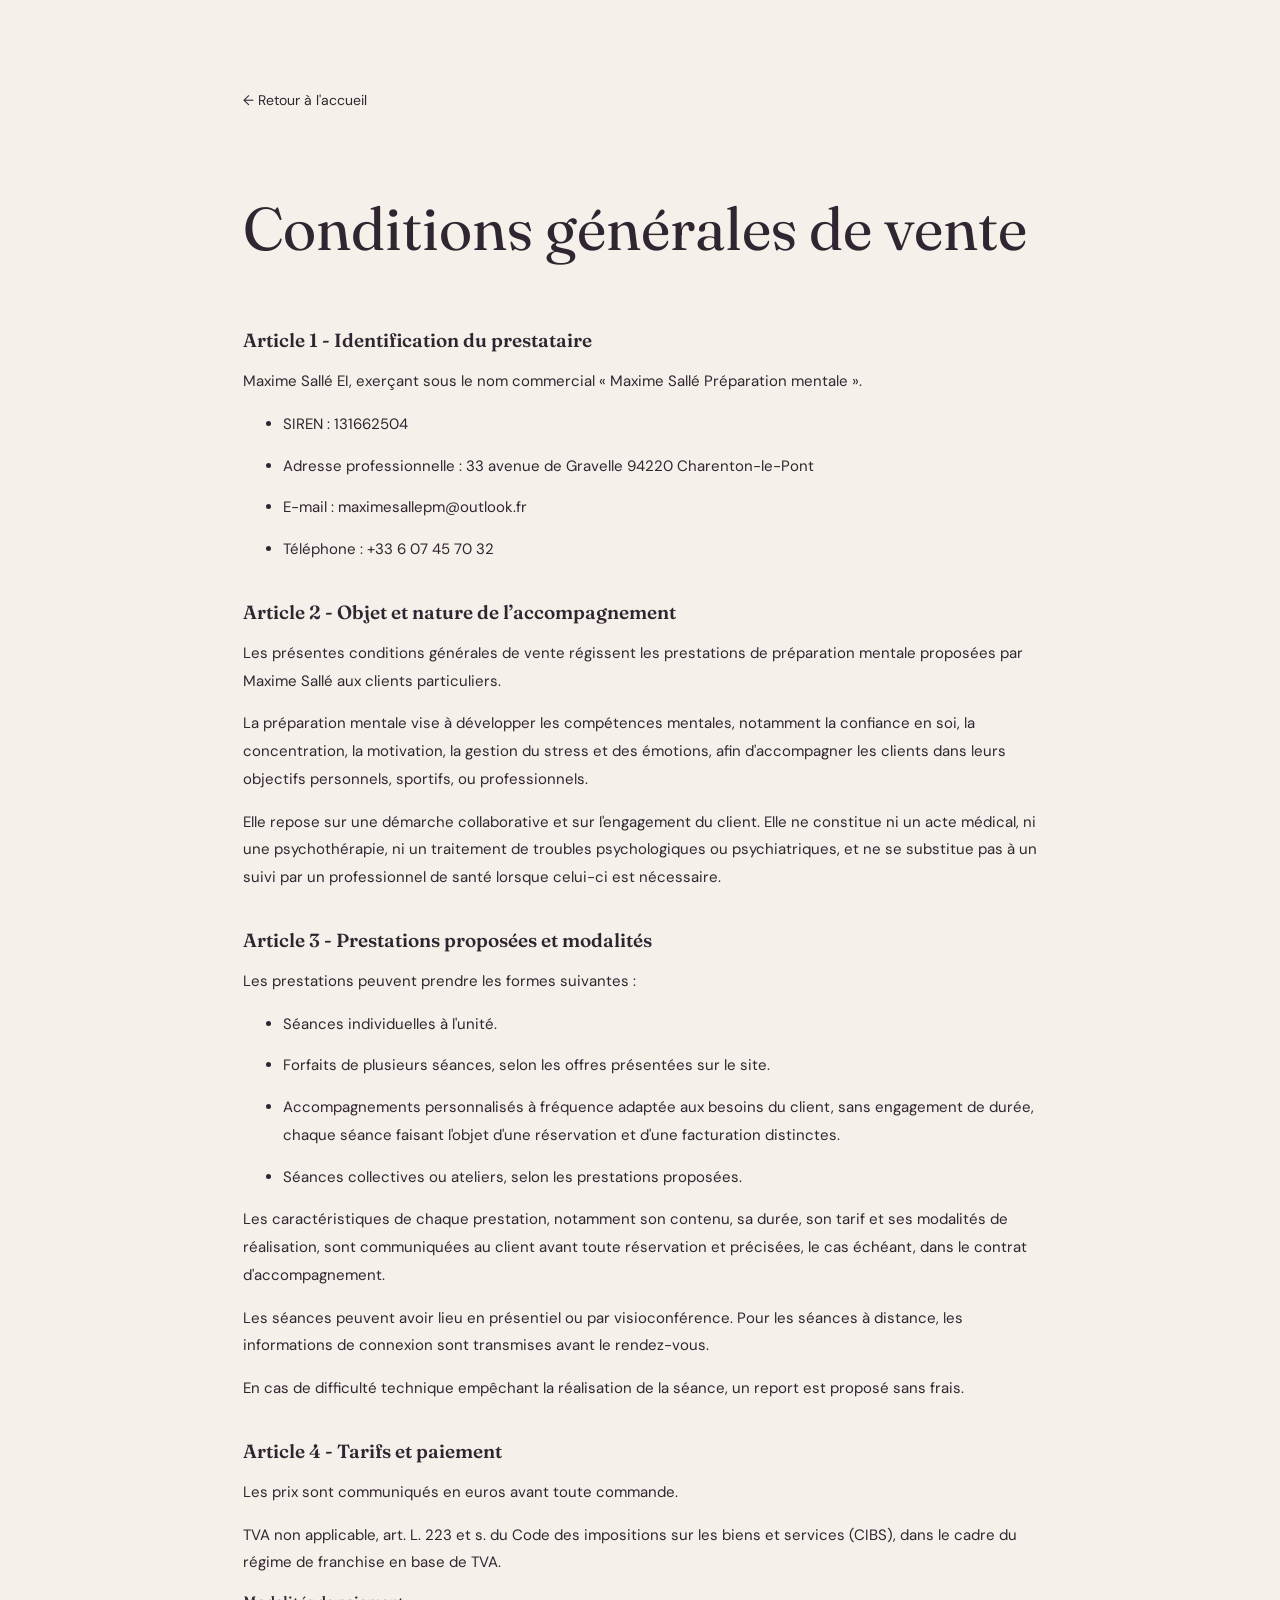
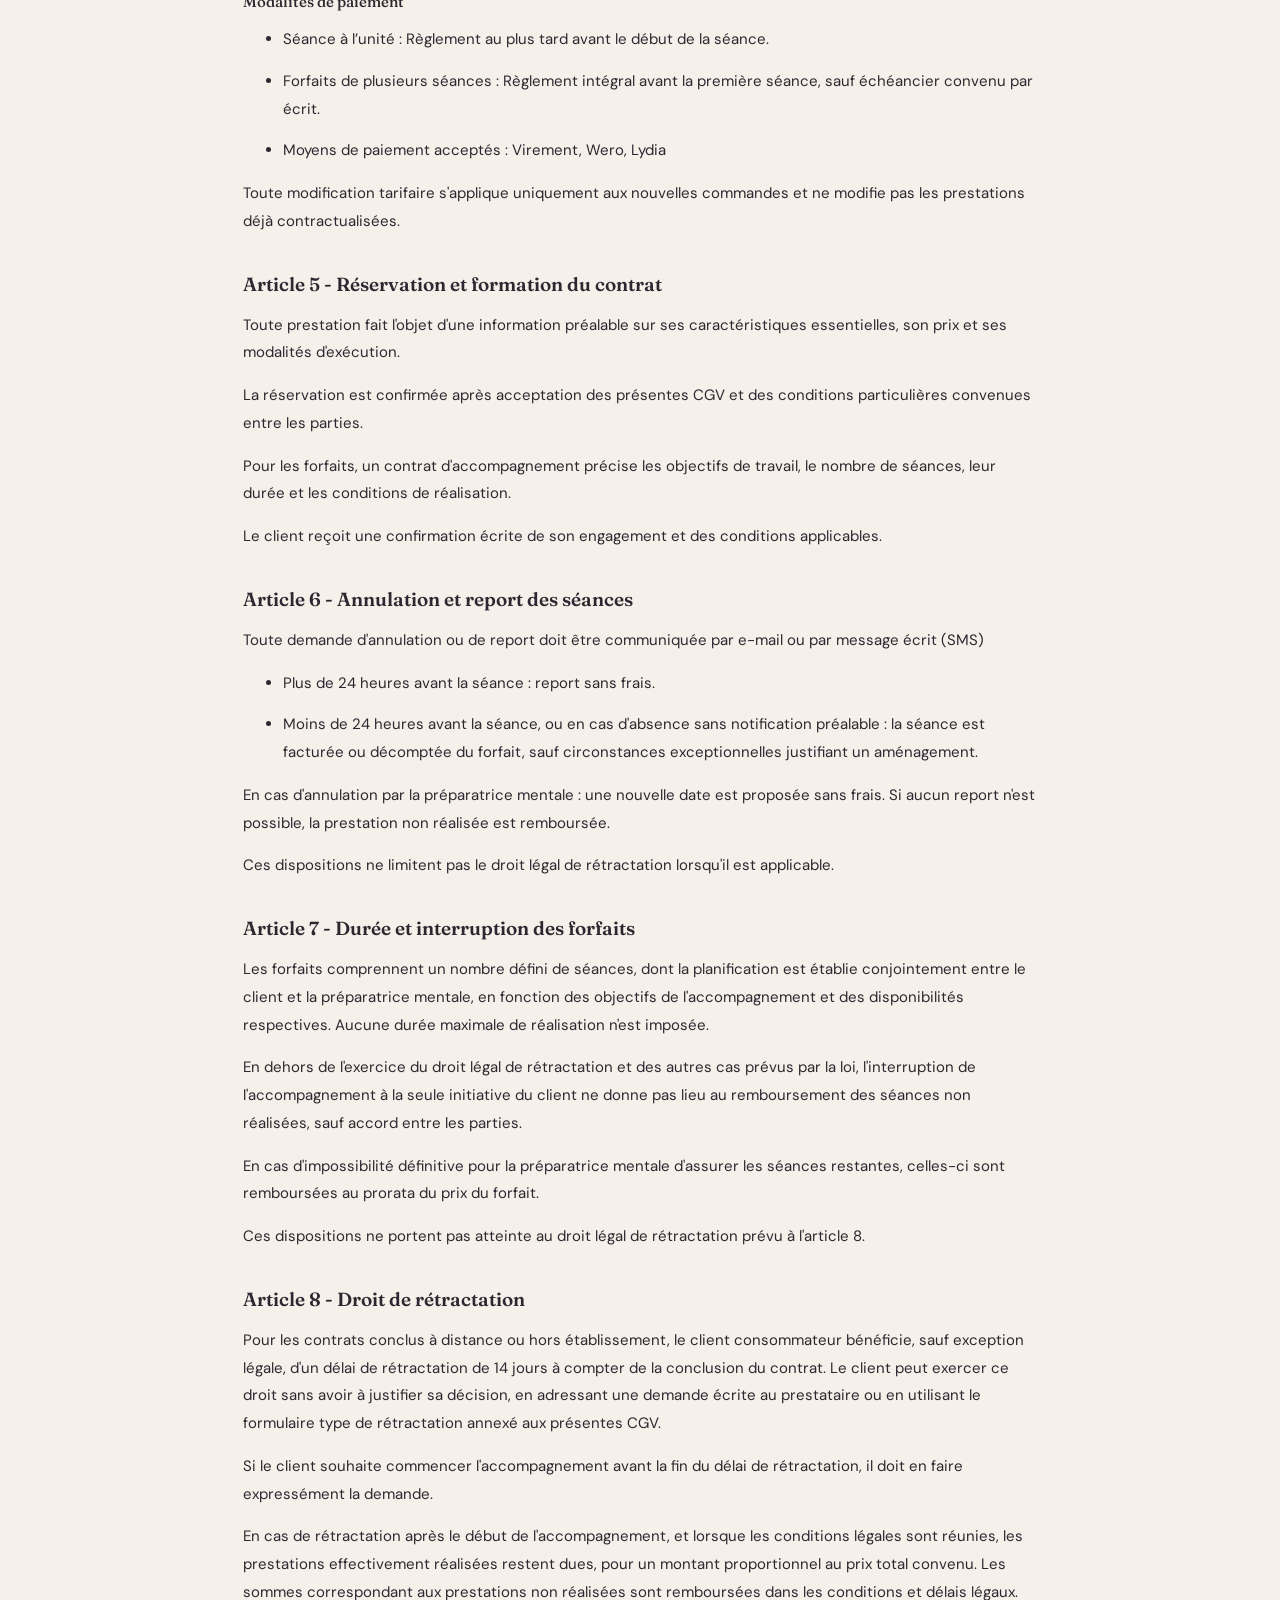
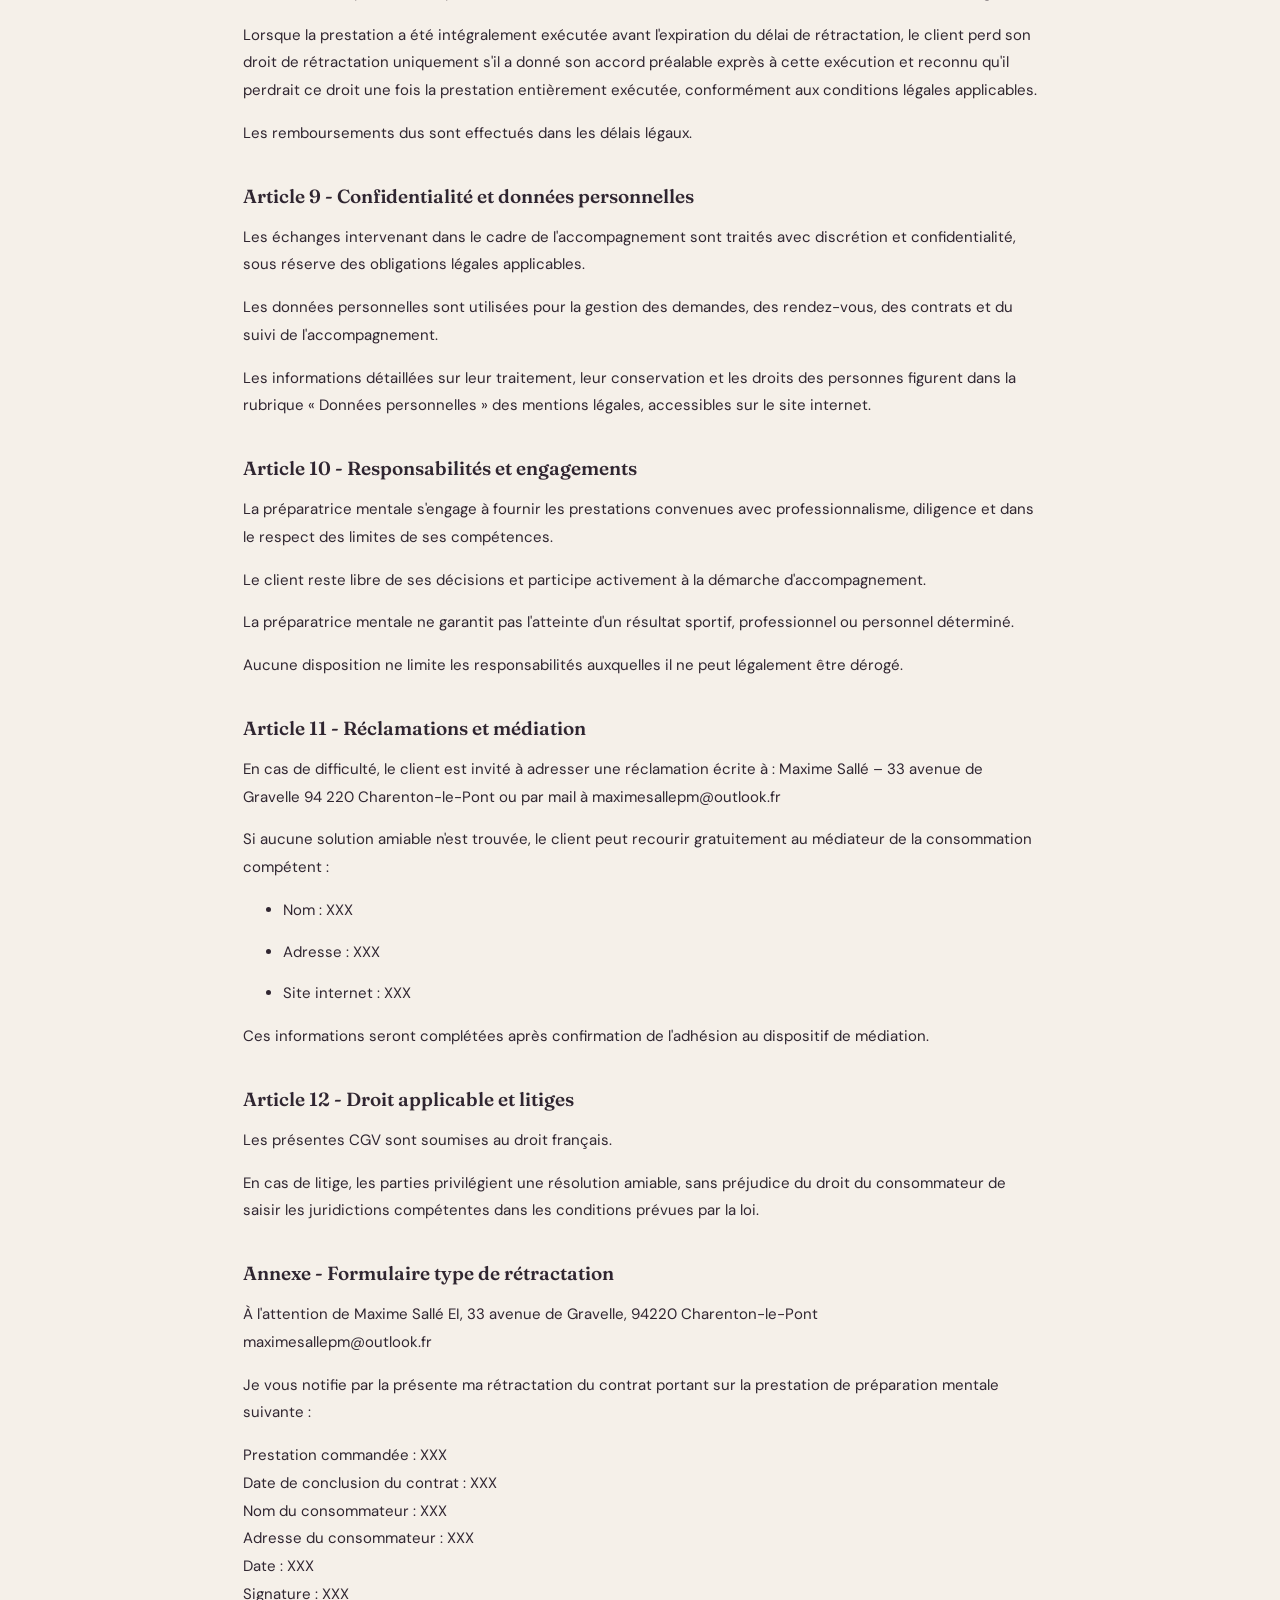
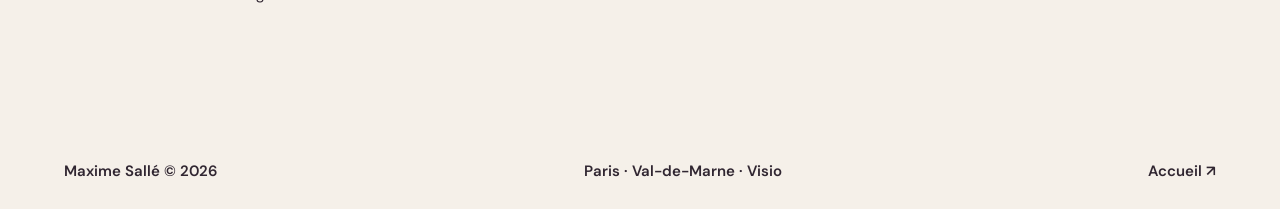
<file: cgv.html>
<!doctype html>
<html lang="fr">
<head>
<meta charset="utf-8">
<meta name="viewport" content="width=device-width,initial-scale=1">
<title>CGV — Maxime Sallé | Préparation mentale</title>
<meta name="description" content="Conditions générales de vente des prestations de préparation mentale de Maxime Sallé.">
<link rel="preconnect" href="https://fonts.googleapis.com">
<link rel="preconnect" href="https://fonts.gstatic.com" crossorigin>
<link href="https://fonts.googleapis.com/css2?family=DM+Sans:wght@400;500;600;700&family=Fraunces:opsz,wght@9..144,400;9..144,500;9..144,600&display=swap" rel="stylesheet">
<link rel="stylesheet" href="styles.css">
</head><body>

<main class="legal-page">
    <a class="legal-back" href="index.html">← Retour à l'accueil</a>
    <h1>Conditions générales de vente</h1>

<h2>Article 1 - Identification du prestataire</h2>
<p>Maxime Sallé EI, exerçant sous le nom commercial « Maxime Sallé Préparation mentale ».</p>
<ul>
<li>SIREN : 131662504</li>
<li>Adresse professionnelle : 33 avenue de Gravelle 94220 Charenton-le-Pont</li>
<li>E-mail : maximesallepm@outlook.fr</li>
<li>Téléphone : +33 6 07 45 70 32</li>
</ul>
<h2>Article 2 - Objet et nature de l’accompagnement</h2>
<p>Les présentes conditions générales de vente régissent les prestations de préparation mentale proposées par Maxime Sallé aux clients particuliers.</p>
<p>La préparation mentale vise à développer les compétences mentales, notamment la confiance en soi, la concentration, la motivation, la gestion du stress et des émotions, afin d&#x27;accompagner les clients dans leurs objectifs personnels, sportifs, ou professionnels.</p>
<p>Elle repose sur une démarche collaborative et sur l&#x27;engagement du client. Elle ne constitue ni un acte médical, ni une psychothérapie, ni un traitement de troubles psychologiques ou psychiatriques, et ne se substitue pas à un suivi par un professionnel de santé lorsque celui-ci est nécessaire.</p>
<h2>Article 3 - Prestations proposées et modalités</h2>
<p>Les prestations peuvent prendre les formes suivantes :</p>
<ul>
<li>Séances individuelles à l&#x27;unité.</li>
<li>Forfaits de plusieurs séances, selon les offres présentées sur le site.</li>
<li>Accompagnements personnalisés à fréquence adaptée aux besoins du client, sans engagement de durée, chaque séance faisant l&#x27;objet d&#x27;une réservation et d&#x27;une facturation distinctes.</li>
<li>Séances collectives ou ateliers, selon les prestations proposées.</li>
</ul>
<p>Les caractéristiques de chaque prestation, notamment son contenu, sa durée, son tarif et ses modalités de réalisation, sont communiquées au client avant toute réservation et précisées, le cas échéant, dans le contrat d&#x27;accompagnement.</p>
<p>Les séances peuvent avoir lieu en présentiel ou par visioconférence. Pour les séances à distance, les informations de connexion sont transmises avant le rendez-vous.</p>
<p>En cas de difficulté technique empêchant la réalisation de la séance, un report est proposé sans frais.</p>
<h2>Article 4 - Tarifs et paiement</h2>
<p>Les prix sont communiqués en euros avant toute commande.</p>
<p>TVA non applicable, art. L. 223 et s. du Code des impositions sur les biens et services (CIBS), dans le cadre du régime de franchise en base de TVA.</p>
<h3>Modalités de paiement</h3>
<ul>
<li>Séance à l’unité : Règlement au plus tard avant le début de la séance.</li>
<li>Forfaits de plusieurs séances : Règlement intégral avant la première séance, sauf échéancier convenu par écrit.</li>
<li>Moyens de paiement acceptés : Virement, Wero, Lydia</li>
</ul>
<p>Toute modification tarifaire s&#x27;applique uniquement aux nouvelles commandes et ne modifie pas les prestations déjà contractualisées.</p>
<h2>Article 5 - Réservation et formation du contrat</h2>
<p>Toute prestation fait l&#x27;objet d&#x27;une information préalable sur ses caractéristiques essentielles, son prix et ses modalités d&#x27;exécution.</p>
<p>La réservation est confirmée après acceptation des présentes CGV et des conditions particulières convenues entre les parties.</p>
<p>Pour les forfaits, un contrat d&#x27;accompagnement précise les objectifs de travail, le nombre de séances, leur durée et les conditions de réalisation.</p>
<p>Le client reçoit une confirmation écrite de son engagement et des conditions applicables.</p>
<h2>Article 6 - Annulation et report des séances</h2>
<p>Toute demande d&#x27;annulation ou de report doit être communiquée par e-mail ou par message écrit (SMS)</p>
<ul>
<li>Plus de 24 heures avant la séance : report sans frais.</li>
<li>Moins de 24 heures avant la séance, ou en cas d&#x27;absence sans notification préalable : la séance est facturée ou décomptée du forfait, sauf circonstances exceptionnelles justifiant un aménagement.</li>
</ul>
<p>En cas d&#x27;annulation par la préparatrice mentale : une nouvelle date est proposée sans frais. Si aucun report n&#x27;est possible, la prestation non réalisée est remboursée.</p>
<p>Ces dispositions ne limitent pas le droit légal de rétractation lorsqu&#x27;il est applicable.</p>
<h2>Article 7 - Durée et interruption des forfaits</h2>
<p>Les forfaits comprennent un nombre défini de séances, dont la planification est établie conjointement entre le client et la préparatrice mentale, en fonction des objectifs de l&#x27;accompagnement et des disponibilités respectives. Aucune durée maximale de réalisation n&#x27;est imposée.</p>
<p>En dehors de l&#x27;exercice du droit légal de rétractation et des autres cas prévus par la loi, l&#x27;interruption de l&#x27;accompagnement à la seule initiative du client ne donne pas lieu au remboursement des séances non réalisées, sauf accord entre les parties.</p>
<p>En cas d&#x27;impossibilité définitive pour la préparatrice mentale d&#x27;assurer les séances restantes, celles-ci sont remboursées au prorata du prix du forfait.</p>
<p>Ces dispositions ne portent pas atteinte au droit légal de rétractation prévu à l&#x27;article 8.</p>
<h2>Article 8 - Droit de rétractation</h2>
<p>Pour les contrats conclus à distance ou hors établissement, le client consommateur bénéficie, sauf exception légale, d&#x27;un délai de rétractation de 14 jours à compter de la conclusion du contrat. Le client peut exercer ce droit sans avoir à justifier sa décision, en adressant une demande écrite au prestataire ou en utilisant le formulaire type de rétractation annexé aux présentes CGV.</p>
<p>Si le client souhaite commencer l&#x27;accompagnement avant la fin du délai de rétractation, il doit en faire expressément la demande.</p>
<p>En cas de rétractation après le début de l&#x27;accompagnement, et lorsque les conditions légales sont réunies, les prestations effectivement réalisées restent dues, pour un montant proportionnel au prix total convenu. Les sommes correspondant aux prestations non réalisées sont remboursées dans les conditions et délais légaux.</p>
<p>Lorsque la prestation a été intégralement exécutée avant l&#x27;expiration du délai de rétractation, le client perd son droit de rétractation uniquement s&#x27;il a donné son accord préalable exprès à cette exécution et reconnu qu&#x27;il perdrait ce droit une fois la prestation entièrement exécutée, conformément aux conditions légales applicables.</p>
<p>Les remboursements dus sont effectués dans les délais légaux.</p>
<h2>Article 9 - Confidentialité et données personnelles</h2>
<p>Les échanges intervenant dans le cadre de l&#x27;accompagnement sont traités avec discrétion et confidentialité, sous réserve des obligations légales applicables.</p>
<p>Les données personnelles sont utilisées pour la gestion des demandes, des rendez-vous, des contrats et du suivi de l&#x27;accompagnement.</p>
<p>Les informations détaillées sur leur traitement, leur conservation et les droits des personnes figurent dans la rubrique « Données personnelles » des mentions légales, accessibles sur le site internet.</p>
<h2>Article 10 - Responsabilités et engagements</h2>
<p>La préparatrice mentale s&#x27;engage à fournir les prestations convenues avec professionnalisme, diligence et dans le respect des limites de ses compétences.</p>
<p>Le client reste libre de ses décisions et participe activement à la démarche d&#x27;accompagnement.</p>
<p>La préparatrice mentale ne garantit pas l&#x27;atteinte d&#x27;un résultat sportif, professionnel ou personnel déterminé.</p>
<p>Aucune disposition ne limite les responsabilités auxquelles il ne peut légalement être dérogé.</p>
<h2>Article 11 - Réclamations et médiation</h2>
<p>En cas de difficulté, le client est invité à adresser une réclamation écrite à : Maxime Sallé – 33 avenue de Gravelle 94 220 Charenton-le-Pont ou par mail à maximesallepm@outlook.fr</p>
<p>Si aucune solution amiable n&#x27;est trouvée, le client peut recourir gratuitement au médiateur de la consommation compétent :</p>
<ul>
<li>Nom : XXX</li>
<li>Adresse : XXX</li>
<li>Site internet : XXX</li>
</ul>
<p>Ces informations seront complétées après confirmation de l&#x27;adhésion au dispositif de médiation.</p>
<h2>Article 12 - Droit applicable et litiges</h2>
<p>Les présentes CGV sont soumises au droit français.</p>
<p>En cas de litige, les parties privilégient une résolution amiable, sans préjudice du droit du consommateur de saisir les juridictions compétentes dans les conditions prévues par la loi.</p>
<h2>Annexe - Formulaire type de rétractation</h2>
<p>À l&#x27;attention de Maxime Sallé EI, 33 avenue de Gravelle, 94220 Charenton-le-Pont<br>maximesallepm@outlook.fr</p>
<p>Je vous notifie par la présente ma rétractation du contrat portant sur la prestation de préparation mentale suivante :</p>
<p>Prestation commandée : XXX<br>Date de conclusion du contrat : XXX<br>Nom du consommateur : XXX<br>Adresse du consommateur : XXX<br>Date : XXX<br>Signature : XXX</p>
</main> <footer>
    <span>Maxime Sallé © 2026</span>
    <span>Paris · Val-de-Marne · Visio</span>
    <a href="index.html">Accueil ↗</a>
  </footer></body></html>
</file>
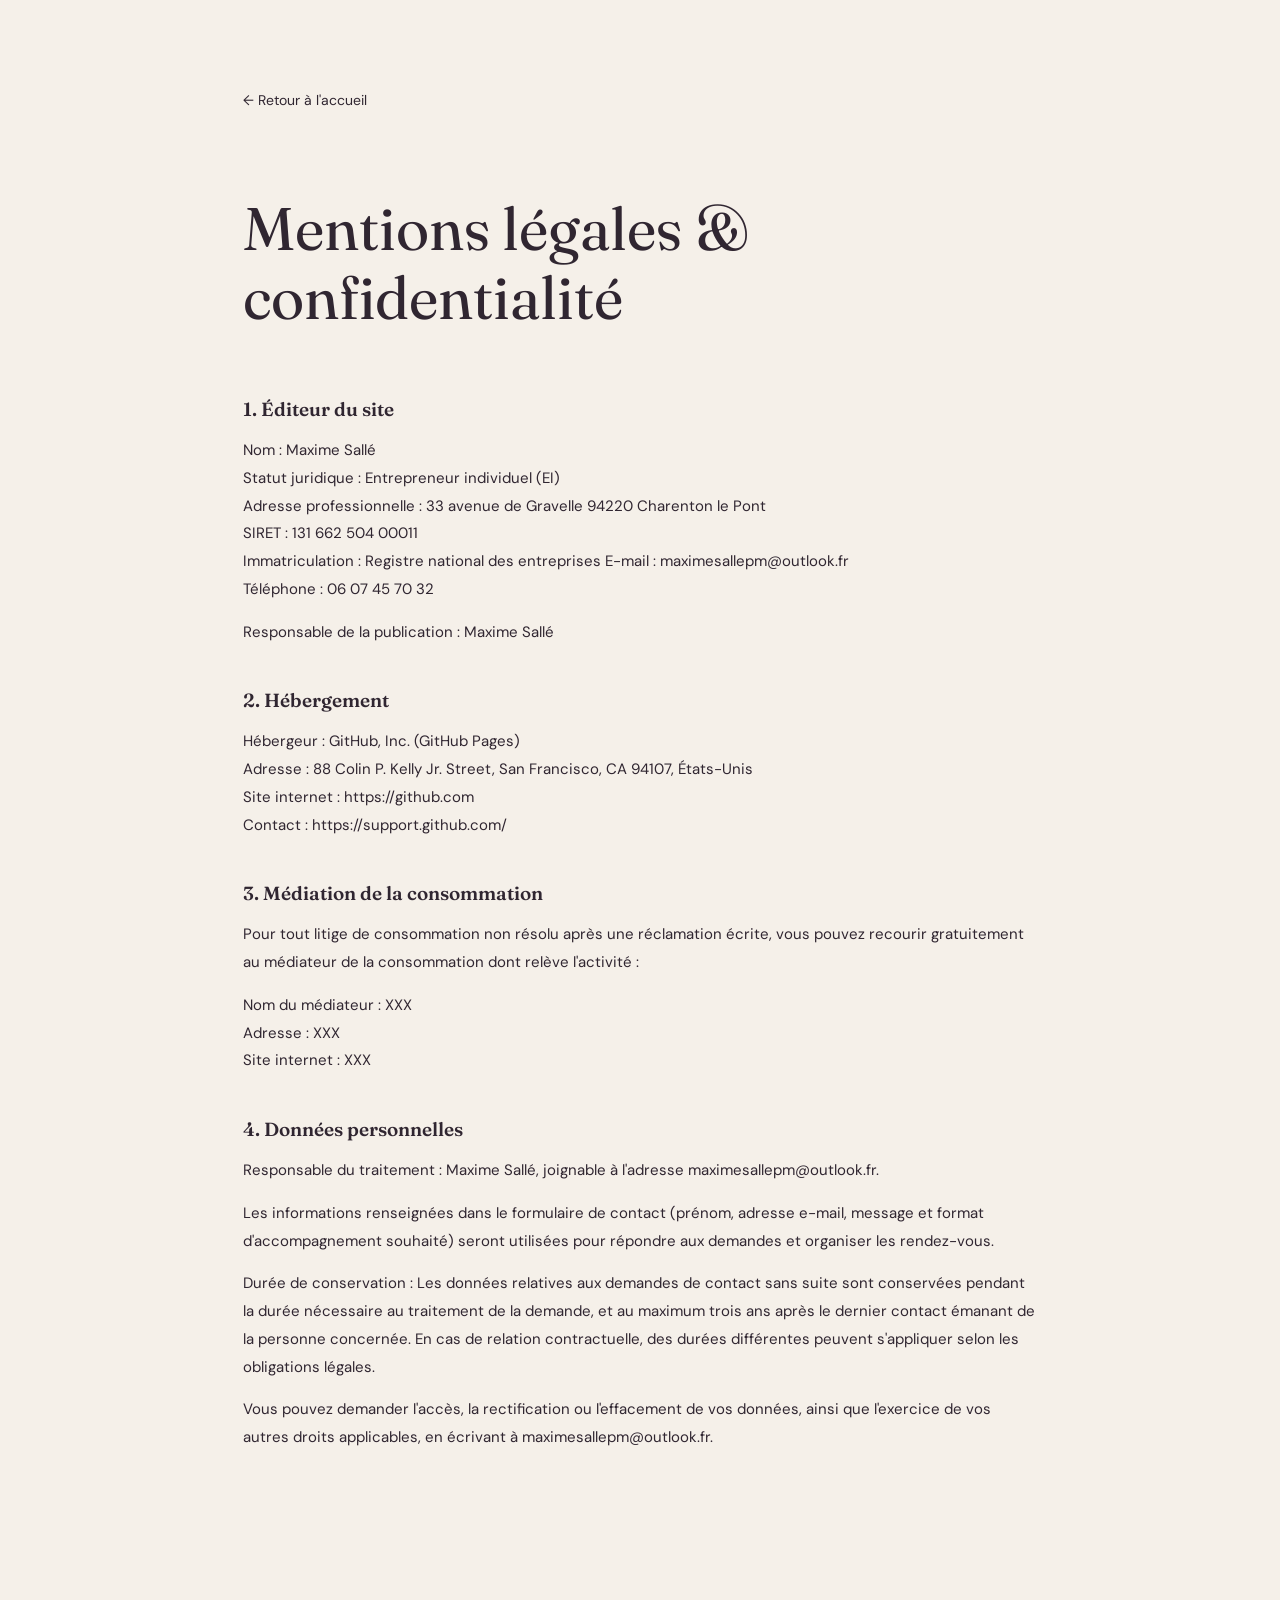
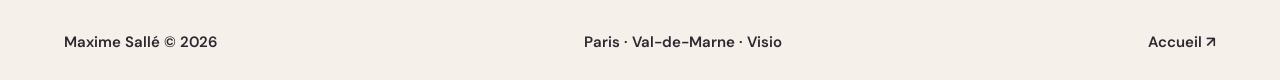
<file: mentions-legales.html>
<!doctype html>
<html lang="fr">
<head>
  <meta charset="utf-8" />
  <meta name="viewport" content="width=device-width, initial-scale=1" />
  <title>Mentions légales & confidentialité | Maxime Sallé</title>
  <link rel="stylesheet" href="styles.css" />
  <link rel="preconnect" href="https://fonts.googleapis.com" />
  <link rel="preconnect" href="https://fonts.gstatic.com" crossorigin />
  <link href="https://fonts.googleapis.com/css2?family=DM+Sans:wght@400;500;600;700&amp;family=Fraunces:opsz,wght@9..144,400;9..144,500;9..144,600&amp;display=swap" rel="stylesheet" />
</head>

<body>
  <main class="legal-page">
    <a class="legal-back" href="index.html">← Retour à l'accueil</a>

    <h1>Mentions légales & confidentialité</h1>

    <section>
      <h2>1. Éditeur du site</h2>
      <p>
        Nom : Maxime Sallé<br>
        Statut juridique : Entrepreneur individuel (EI)<br>
        Adresse professionnelle : 33 avenue de Gravelle 94220 Charenton le Pont<br>
        SIRET : 131 662 504 00011<br>
        Immatriculation : Registre national des entreprises
        E-mail : maximesallepm@outlook.fr<br>
        Téléphone : 06 07 45 70 32
      </p>
      <p>Responsable de la publication : Maxime Sallé</p>
    </section>

    <section>
      <h2>2. Hébergement</h2>
      <p>
  Hébergeur : GitHub, Inc. (GitHub Pages)<br>
  Adresse : 88 Colin P. Kelly Jr. Street,
  San Francisco, CA 94107, États-Unis<br>
  Site internet : https://github.com<br>
  Contact : https://support.github.com/
</p>
    </section>

    <section>
      <h2>3. Médiation de la consommation</h2>
      <p>
        Pour tout litige de consommation non résolu après
        une réclamation écrite, vous pouvez recourir
        gratuitement au médiateur de la consommation
        dont relève l'activité :
      </p>
      <p>
        Nom du médiateur : XXX<br>
        Adresse : XXX<br>
        Site internet : XXX
      </p>
    </section>

    <section>
      <h2>4. Données personnelles</h2>
      <p>
        Responsable du traitement : Maxime Sallé,
        joignable à l'adresse maximesallepm@outlook.fr.
      </p>
      <p>
        Les informations renseignées dans le formulaire de contact (prénom, adresse
        e-mail, message et format d'accompagnement
        souhaité) seront utilisées pour répondre
        aux demandes et organiser les rendez-vous.
      </p>
      <p>
        Durée de conservation : Les données relatives aux demandes de contact sans suite sont conservées pendant la durée nécessaire au traitement de la demande, et au maximum trois ans après le dernier contact émanant de la personne concernée. En cas de relation contractuelle, des durées différentes peuvent s'appliquer selon les obligations légales.
      </p>
      <p>
        Vous pouvez demander l'accès, la rectification
        ou l'effacement de vos données, ainsi que
        l'exercice de vos autres droits applicables,
        en écrivant à maximesallepm@outlook.fr.
      </p>
    </section>
  </main>

  <footer>
    <span>Maxime Sallé © 2026</span>
    <span>Paris · Val-de-Marne · Visio</span>
    <a href="index.html">Accueil ↗</a>
  </footer>
</body>
</html>
</file>
<file: styles.css>
/* Maxime Sallé — CSS consolidé. Les règles finales et responsive sont conservées. */

* {
  box-sizing: border-box;
}

html {
  scroll-behavior: smooth;
}

body {
  margin: 0;
  background: var(--paper);
  color: var(--ink);
}

a {
  color: inherit;
}

button {
  font: inherit;
}

.site-header {
  height: 78px;
  display: flex;
  align-items: center;
  justify-content: space-between;
  padding: 0 clamp(20px, 4vw, 70px);
  background: var(--paper);
  z-index: 20;
}

.brand {
  text-decoration: none;
  font: 500 26px/1 var(--serif);
  white-space: nowrap;
}

.brand span {
  display: block;
  font: 700 9px/1.5 var(--sans);
  margin-top: 6px;
}

.site-header nav {
  display: flex;
  align-items: center;
}

.site-header nav a {
  text-decoration: none;
  font-size: 13px;
  font-weight: 700;
}

.site-header nav a:hover {
  text-decoration: underline;
  text-underline-offset: 5px;
}

.site-header .nav-contact {
  border-bottom: 1px solid;
  padding: 9px 0;
}

.nav-contact span {
  margin-left: 18px;
}

.menu-toggle {
  display: none;
}

h2 em{
  font-weight: 400;
}

.button {
  display: inline-flex;
  align-items: center;
  justify-content: space-between;
  gap: 45px;
  padding: 16px 19px;
  text-decoration: none;
  font-size: 13px;
  font-weight: 700;
  transition:
    transform 0.2s,
    background 0.2s;
}

.button:hover {
  transform: translateY(-3px);
  background: #f18a70;
}

.button.coral {
  background: var(--coral);
  color: var(--ink);
}

.button.coral:hover {
  background: #f18a70;
}

.button span {
  font-size: 21px;
  font-weight: 400;
  line-height: 0;
}

.eyebrow {
  font-size: 14px;
  font-weight: 700;
}

.situations {
  padding: clamp(75px, 8vw, 130px) clamp(22px, 5vw, 80px);
  overflow: hidden;
}

footer {
  display: flex;
  justify-content: space-between;
  gap: 20px;
  padding: 28px clamp(22px, 5vw, 80px);
  font-size: 12px;
  font-weight: 600;
}

footer a {
  text-decoration: none;
}

@media (max-width: 700px) {
  .site-header {
    height: 68px;
    padding: 0 20px;
  }

  .menu-toggle {
    display: block;
    border: 0;
    background: none;
    color: var(--ink);
    font-size: 12px;
    font-weight: 700;
    text-transform: uppercase;
  }

  .menu-toggle span {
    font-size: 20px;
    margin-left: 8px;
  }

  .site-header nav {
    display: none;
    position: absolute;
    top: 68px;
    left: 0;
    right: 0;
    background: var(--paper);
    padding: 25px 20px 32px;
    flex-direction: column;
    align-items: stretch;
    box-shadow: 0 12px 20px rgba(48, 38, 49, 0.14);
  }

  .site-header nav.open {
    display: flex;
  }

  .site-header nav a {
    font-size: 17px;
  }

  footer {
    display: block;
    padding: 30px 23px;
  }

  footer > * {
    display: block;
    margin: 7px 0;
  }
}

@media (prefers-reduced-motion: reduce) {
  html {
    scroll-behavior: auto;
  }

  .button {
    transition: none;
  }
}

.site-header {
  position: sticky;
  top: 0;
  box-shadow: 0 1px 0 rgba(48, 38, 49, 0.1);
}

.situations {
  padding-top: 90px;
  padding-bottom: 90px;
}

@media (max-width: 700px) {

  .situations {
    padding: 70px 23px;
  }

}

:root {
  --paper: #f5f0e9;
  --ink: #302631;
  --lilac: #c6b6cf;
  --coral: #e86d55;
  --apricot: #f2d9c6;
  --serif: Fraunces, Georgia, serif;
  --sans: "DM Sans", Arial, sans-serif;
  --type-display: 64px;
  --type-heading: 30px;
  --type-text: 15px;
}

body,
body * {
  font-family: var(--sans);
  font-size: var(--type-text);
}

h1,
h2,
h3,
.brand {
  font-family: var(--serif) !important;
  font-weight: 500;
}

.brand {
  font-size: var(--type-heading);
}

.brand span {
  font-family: var(--sans);
  font-size: var(--type-text);
  letter-spacing: 0.06em;
}

.eyebrow {
  letter-spacing: 0.08em;
}

.site-header nav {
  gap: 28px;
}

.site-header nav a {
  white-space: nowrap;
}

@media (max-width: 700px) {
  :root {
    --type-display: 48px;
    --type-heading: 28px;
    --type-text: 15px;
  }

  .brand {
    font-size: var(--type-heading);
  }

  .brand span {
    font-size: var(--type-text);
  }

}

.site-header .brand span {
  text-transform: none;
  letter-spacing: 0;
  font-weight: 600;
  margin-top: 4px;
}

.site-header nav a.nav-contact {
  display: inline-flex;
  align-items: center;
  justify-content: center;
  padding: 11px 17px;
  border: 0;
  background: var(--coral);
  color: var(--ink);
  text-decoration: none;
  transition: background 0.2s;
}

.site-header nav a.nav-contact:hover {
  background: var(--apricot);
  text-decoration: none;
}

.site-header nav a.nav-contact:focus-visible {
  outline: 2px solid var(--ink);
  outline-offset: 3px;
}

#mon-accompagnement,
#situations {
  scroll-margin-top: 78px;
}

@media (max-width: 700px) {
  #mon-accompagnement,
  #situations {
    scroll-margin-top: 68px;
  }
}

html {
  hyphens: none;
  -webkit-hyphens: none;
}

.situations-editorial {
  padding: 24px clamp(23px, 5vw, 80px);
  background: var(--paper);
}

.situations-editorial > .eyebrow {
  margin: 0 0 24px;
}

.situations-introduction h2 {
  margin: 0 0 14px;
  font-family: var(--serif);
  font-size: 34px;
  font-weight: 500;
  line-height: 1.16;
  letter-spacing: -0.015em;
}

.situations-introduction > p {
  max-width: 650px;
  margin: 0;
  font-size: 15px;
  line-height: 1.55;
}

.situations-contexts {
  display: flex;
  flex-wrap: wrap;
  gap: 10px 20px;
  margin: 26px 0 18px;
}

.situations-contexts span {
  font-family: var(--serif);
  font-size: 20px;
  font-weight: 400;
  color: var(--coral);
}

.situations-choices {
  display: flex;
  flex-direction: column;
  min-width: 0;
}

.situation-choice {
  display: grid;
  grid-template-columns: 35px minmax(0, 1fr);
  align-items: baseline;
  gap: 14px;
  width: 100%;
  padding: 23px 18px;
  border: 0;
  border-bottom: 1px solid rgba(48, 38, 49, 0.15);
  border-left: 3px solid transparent;
  background: transparent;
  color: var(--ink);
  text-align: left;
  cursor: pointer;
  transition:
    background 180ms ease,
    border-color 180ms ease;
}

.situation-choice:first-child {
  border-top: 1px solid rgba(48, 38, 49, 0.15);
}

.situation-choice:hover {
  background: rgba(198, 182, 207, 0.14);
}

.situation-choice.is-selected {
  background: rgba(198, 182, 207, 0.24);
  border-left-color: var(--coral);
}

.situation-choice:focus-visible {
  outline: 2px solid var(--ink);
  outline-offset: -2px;
}

.situation-number {
  font-size: 16px;
  font-weight: 500;
  color: #987da5;
}

.situation-name {
  font-family: var(--serif);
  font-size: 22px;
  font-weight: 400;
  line-height: 1.3;
}

.situation-panel {
  min-width: 0;
  padding: 28px;
  background: #ede4e7;
  text-align: left;
}

.situations-editorial #situation-description,
.situations-editorial #situation-tools-text,
.situations-editorial #situation-outcome-text {
  margin: 0;
  font-family: var(--sans);
  font-size: 15px;
  font-weight: 400;
  line-height: 1.55;
}

.situation-panel-label {
  margin: 0 0 7px;
  font-family: var(--sans);
  font-size: 13px;
  font-weight: 600;
  line-height: 1.4;
  letter-spacing: normal;
  text-transform: none;
}

.situation-tools {
  margin-top: 20px;
}

.situation-outcome {
  margin-top: 20px;
  padding-top: 20px;
  border-top: 1px solid rgba(48, 38, 49, 0.18);
}

.situations-editorial #situation-outcome-text {
  font-weight: 500;
}

.situations-footer {
  display: flex;
  flex-direction: column;
  align-items: flex-start;
  gap: 12px;
  margin-top: 20px;
}

.situations-footer > p {
  max-width: 610px;
  margin: 0;
  font-size: 15px;
  line-height: 1.55;
}

.situations-footer .button {
  max-width: 100%;
}

.situation-panel.is-changing {
  animation: situation-appear 220ms ease;
}

@keyframes situation-appear {
  from {
    opacity: 0.5;
    transform: translateY(5px);
  }

  to {
    opacity: 1;
    transform: translateY(0);
  }
}

@media (min-width: 701px) {
  .situations-editorial {
    display: grid;
    grid-template-columns: repeat(2, minmax(0, 1fr));
    column-gap: 60px;
    align-items: start;
  }

  .situations-editorial > .eyebrow {
    grid-column: 1 / -1;
    grid-row: 1;
  }

  .situations-introduction {
    grid-column: 1 / -1;
    grid-row: 2;
  }

  .situations-contexts {
    grid-column: 2;
    grid-row: 3;
  }

  .situations-explorer {
    display: contents;
  }

  .situations-choices {
    grid-column: 1;
    grid-row: 4 / 6;
  }

  .situation-panel {
    grid-column: 2;
    grid-row: 4;
    margin: 0;
  }

  .situations-footer {
    grid-column: 2;
    grid-row: 5;
  }
}

@media (min-width: 701px) and (max-width: 1000px) {
  .situations-editorial {
    column-gap: 30px;
  }
}

@media (max-width: 700px) {
  .situations-editorial {
    padding: 24px 23px;
  }

  .situations-introduction h2 {
    font-size: 30px;
  }

  .situations-contexts {
    margin: 24px 0 28px;
  }

  .situations-contexts span {
    font-size: 18px;
  }

  .situation-choice {
    grid-template-columns: 28px minmax(0, 1fr);
    gap: 10px;
    padding: 20px 12px;
  }

  .situation-name {
    font-size: 20px;
  }

  .situation-panel {
    padding: 24px;
    margin: 0 0 12px;
  }

  .situations-footer {
    margin-top: 28px;
  }
}

@media (min-width: 701px) {
  #situations .situations-choices {
    grid-column: 1;
    grid-row: 4;
  }

  #situations .situation-panel {
    grid-column: 2;
    grid-row: 4;
  }

  #situations .situations-footer {
    grid-column: 1;
    grid-row: 5;
  }

  #situations > .situations-contexts {
    flex-wrap: nowrap;
    gap: 12px 24px;
  }

  #situations > .situations-contexts span {
    white-space: nowrap;
  }
}

#situations > .situations-contexts {
  display: flex;
  flex-wrap: wrap;
  justify-content: flex-start;
  gap: 6px 0;
  margin: 8px 0 24px;
}

#situations > .situations-contexts span {
  font-family: var(--sans);
  font-size: 14px;
  font-weight: 400;
  line-height: 1.5;
  color: #715f76;
  white-space: nowrap;
}

#situations > .situations-contexts span:not(:last-child)::after {
  content: "·";
  display: inline-block;
  margin: 0 12px;
}

@media (min-width: 701px) {
  #situations > .situations-contexts {
    grid-column: 1 / -1;
    grid-row: 3;
  }
}

.offers-section {
  padding: 54px clamp(23px, 5vw, 80px);
  background: var(--paper);
  color: var(--ink);
  scroll-margin-top: 78px;
}

.offers-section > .eyebrow {
  margin: 0 0 24px;
}

.offers-section h2 {
  margin: 0 0 14px;
  font-family: var(--serif);
  font-size: 34px;
  font-weight: 500;
  line-height: 1.16;
  letter-spacing: -0.015em;
}

.offers-section .offers-intro {
  max-width: 650px;
  margin: 0 0 34px;
}

.offers-section p:not(.eyebrow) {
  font-size: 15px;
  line-height: 1.55;
}

.offers-section .offers-subtitle {
  margin: 0 0 24px;
  font-family: var(--serif);
  font-size: 26px;
  font-weight: 500;
  line-height: 1.2;
}

.offers-steps {
  display: grid;
  grid-template-columns: repeat(2, minmax(0, 1fr));
  gap: 28px 60px;
}

.offers-step {
  display: grid;
  grid-template-columns: 30px minmax(0, 1fr);
  gap: 14px;
}

.offers-step-number {
  padding-top: 4px;
  color: #987da5;
  font-size: 16px;
  font-weight: 500;
}

.offers-section h4 {
  margin: 0 0 12px;
  font-family: var(--serif);
  font-size: 22px;
  font-weight: 500;
  line-height: 1.3;
}

.offers-step p {
  margin: 0;
}

.offers-step-heading {
  display: flex;
  align-items: baseline;
  flex-wrap: wrap;
  gap: 8px 12px;
  margin-bottom: 12px;
}

.offers-step-heading h4 {
  margin: 0;
}

.offers-free {
  display: inline-block;
  padding: 5px 11px;
  border-radius: 999px;
  background: var(--coral);
  color: var(--ink);
  font-family: var(--sans);
  font-size: 13px;
  font-weight: 700;
  line-height: 1.3;
}

.offers-packages-heading {
  margin: 40px 0 22px;
  padding-top: 28px;
  border-top: 1px solid rgba(48, 38, 49, 0.18);
}

.offers-packages-heading .offers-subtitle {
  margin-bottom: 8px;
}

.offers-packages-heading p {
  margin: 0;
  font-size: 14px;
}

.offers-packages {
  display: grid;
  grid-template-columns: repeat(3, minmax(0, 1fr));
  gap: 18px;
}

.offer-card {
  display: flex;
  flex-direction: column;
  min-width: 0;
  padding: 26px;
  border: 1px solid rgba(48, 38, 49, 0.18);
  border-radius: 14px;
}

.offer-card-featured {
  background: #ede4e7;
  border-color: transparent;
}

.offers-section .offer-purpose {
  min-height: 36px;
  margin: 0 0 14px;
  font-size: 12px;
  font-weight: 500;
  line-height: 1.5;
  color: #715f76;
}

.offer-card h4 {
  font-size: 28px;
}

.offer-price {
  margin-top: auto;
  padding-top: 18px;
  border-top: 1px solid rgba(48, 38, 49, 0.18);
}

.offer-price > span {
  font-family: var(--sans);
  font-size: 22px;
  font-weight: 600;
  line-height: 1.3;
}

.offers-section .offer-price p {
  margin: 7px 0 0;
  font-size: 13px;
}

.offers-continuous {
  display: grid;
  grid-template-columns: minmax(0, 1fr) minmax(0, 2fr);
  align-items: start;
  gap: 30px;
  margin: 24px 0;
  padding: 24px 0;
  border-bottom: 1px solid rgba(48, 38, 49, 0.18);
}

.offers-continuous h4,
.offers-continuous p {
  margin: 0;
}

@media (min-width: 701px) and (max-width: 1000px) {
  .offers-steps {
    column-gap: 30px;
  }

  .offers-packages {
    gap: 12px;
  }

  .offer-card {
    padding: 20px;
  }
}

@media (max-width: 700px) {
  .offers-section {
    padding: 48px 23px;
    scroll-margin-top: 68px;
  }

  .offers-section h2 {
    font-size: 30px;
  }

  .offers-steps,
  .offers-packages,
  .offers-continuous {
    grid-template-columns: minmax(0, 1fr);
  }

  .offers-steps {
    gap: 26px;
  }

  .offers-packages {
    gap: 14px;
  }

  .offer-card {
    padding: 24px;
  }

  .offers-section .offer-purpose {
    min-height: 0;
  }

  .offers-continuous {
    gap: 12px;
  }
}

#offres {
  background: #f1e2db;
  padding-bottom: 30px;
}

#offres .offers-steps {
  display: grid;
  grid-template-columns: repeat(4, minmax(0, 1fr));
  gap: 30px;
  isolation: isolate;
}

#offres .offers-step {
  position: relative;
  display: flex;
  flex-direction: column;
  gap: 20px;
  min-width: 0;
  padding: 24px 22px;
  background: var(--paper);
}

#offres .offers-step-number {
  padding: 0;
  font-family: var(--sans);
  font-size: 32px;
  font-weight: 500;
  line-height: 1;
  letter-spacing: -0.04em;
  color: #987da5;
}

#offres .offers-step h4 {
  font-size: 22px;
  line-height: 1.2;
}

#offres .offers-step p {
  margin: 0;
  font-size: 14px;
  line-height: 1.55;
}

#offres .offers-step-heading {
  align-items: flex-start;
  gap: 10px;
}

#offres .offers-free {
  padding: 6px 12px;
  font-size: 13px;
}

#offres .offers-step:not(:last-child)::before,
#offres .offers-step:not(:last-child)::after {
  content: "";
  position: absolute;
  top: 58px;
  right: -31px;
  width: 34px;
  height: 52px;
  z-index: -1;
}

#offres .offers-step:not(:last-child)::before {
  transform: rotate(-8deg);
}

#offres .offers-step:not(:last-child)::after {
  top: 82px;
  right: -37px;
  transform: rotate(-8deg);
}

#offres .offers-step:nth-child(2)::before {
  transform: translateY(8px) rotate(7deg);
}

#offres .offers-step:nth-child(2)::after {
  transform: translateY(3px) rotate(7deg);
}

#offres .offers-step:nth-child(3)::before {
  transform: rotate(-14deg) scaleX(1.08);
}

#offres .offers-step:nth-child(3)::after {
  transform: rotate(3deg) scaleX(1.08);
}

#offres .offers-packages-heading {
  margin-top: 38px;
}

#offres .offer-card h4 {
  font-size: 28px;
}

#offres .offer-price > span {
  font-size: 26px;
}

@media (max-width: 1100px) {
  #offres .offers-steps {
    grid-template-columns: minmax(0, 1fr);
    gap: 30px;
  }

  #offres .offers-step {
    display: grid;
    grid-template-columns: 46px minmax(0, 1fr);
    gap: 18px;
    padding: 24px;
  }

  #offres .offers-step:not(:last-child)::after {
    left: 60px;
  }
}

@media (max-width: 700px) {
  #offres .offers-step {
    grid-template-columns: 32px minmax(0, 1fr);
    gap: 14px;
    padding: 22px 18px;
  }

  #offres .offers-step-number {
    font-size: 26px;
  }

  #offres .offers-step:not(:last-child)::before {
    left: 30px;
  }

  #offres .offers-step:not(:last-child)::after {
    left: 45px;
  }
}

#offres .offers-step:nth-child(even) {
  background: #edddd5;
}

#offres {
  --offers-fluo: #f5ec42;
}

#offres .offers-free {
  color: var(--ink);
  background: var(--offers-fluo);
}

#offres .offers-step:not(:last-child)::before {
  clip-path: polygon(0 35%, 100% 0, 82% 30%, 8% 58%);
}

#offres .offers-step:not(:last-child)::after {
  clip-path: polygon(0 48%, 82% 68%, 100% 100%, 12% 72%);
}

@media (min-width: 1101px) {
  #offres .offers-step:not(:last-child)::before {
    top: 60px;
    width: 72px;
    height: 60px;
    transform: rotate(-18deg);
  }

  #offres .offers-step:not(:last-child)::after {
    top: 88px;
    width: 64px;
    height: 52px;
    transform: rotate(14deg);
  }

  #offres .offers-step:nth-child(2)::before {
    transform: translateY(12px) rotate(8deg);
  }

  #offres .offers-step:nth-child(2)::after {
    transform: translateY(-10px) rotate(-16deg);
  }

  #offres .offers-step:nth-child(3)::before {
    transform: translateY(-8px) rotate(-26deg);
  }

  #offres .offers-step:nth-child(3)::after {
    transform: translateY(6px) rotate(20deg);
  }
}

@media (max-width: 1100px) {
  #offres .offers-step:not(:last-child)::before,
  #offres .offers-step:not(:last-child)::after {
    bottom: -32px;
  }
}

#offres > .eyebrow {
  margin-bottom: 18px;
}

#offres > .offers-intro {
  margin-top: 0;
  margin-bottom: 28px;
}

#offres .offers-step:not(:last-child)::before,
#offres .offers-step:not(:last-child)::after {
  clip-path: polygon(0 0, 42% 0, 100% 50%, 42% 100%, 0 100%, 58% 50%);
  pointer-events: none;
}

#offres .offers-step:not(:last-child)::before {
  background: linear-gradient(
    90deg,
    rgba(232, 109, 85, 0.08),
    rgba(232, 109, 85, 0.75)
  );
}

#offres .offers-step:not(:last-child)::after {
  background: linear-gradient(
    90deg,
    rgba(223, 255, 0, 0.12),
    var(--offers-fluo) 85%
  );
}

@media (min-width: 1101px) {
  #offres .offers-step:not(:last-child)::before,
  #offres .offers-step:not(:last-child)::after {
    top: 48px;
    bottom: auto;
    left: auto;
    width: 42px;
    height: 124px;
    transform: none;
  }

  #offres .offers-step:not(:last-child)::before {
    right: -29px;
  }

  #offres .offers-step:not(:last-child)::after {
    right: -42px;
  }
}

@media (max-width: 1100px) {
  #offres .offers-step:not(:last-child)::before,
  #offres .offers-step:not(:last-child)::after {
    top: auto;
    right: auto;
    width: 28px;
    height: 44px;
    left: 48px;
    transform: rotate(90deg);
  }

  #offres .offers-step:not(:last-child)::before {
    bottom: -24px;
  }

  #offres .offers-step:not(:last-child)::after {
    bottom: -36px;
  }
}

#offres .offers-packages-heading > p:last-child {
  margin: 0;
}

#offres .offer-price {
  margin-top: auto;
  padding-top: 16px;
  border-top: 1px solid rgba(48, 38, 49, 0.18);
}

#offres .offer-price .offer-launch-price {
  display: block;
  font-family: var(--sans);
  font-size: 38px;
  font-weight: 600;
  line-height: 1.1;
  letter-spacing: -0.035em;
}

@media (max-width: 700px) {
  #offres .offer-card {
    padding: 30px 22px 22px;
  }
}

#offres .offers-packages-heading {
  margin: 34px 0 30px;
  padding-top: 24px;
}

#offres .offers-packages-heading .offers-subtitle {
  margin-bottom: 12px;
}

#offres .offers-bilan-note {
  margin: 0;
  font-size: 13px;
  line-height: 1.45;
}

#offres .offers-packages {
  display: grid;
  grid-template-columns: repeat(3, minmax(0, 1fr));
  align-items: stretch;
}

#offres .offer-card {
  display: flex;
  flex-direction: column;
  min-width: 0;
  border: 1px solid rgba(48, 38, 49, 0.25);
  border-radius: 0;
  background: var(--paper);
  color: var(--ink);
}

#offres .offer-card .offer-card-title {
  font-weight: 500;
}

#offres .offer-card .offer-purpose {
  min-height: 4.35em;
  margin: 0 0 12px;
  color: var(--ink);
  font-size: 15px;
  font-weight: 500;
  line-height: 1.45;
}

#offres .offer-card .offer-price {
  display: flex;
  align-items: baseline;
  flex-wrap: wrap;
  gap: 5px 12px;
  margin: 0;
  padding: 12px 0 0;
  border-top: 1px solid rgba(48, 38, 49, 0.18);
}

#offres .offer-card .offer-launch-price {
  display: block;
  font-family: var(--sans);
  font-weight: 700;
  line-height: 1.1;
  letter-spacing: -0.035em;
}

#offres .offer-session-count {
  font-size: 13px;
  font-weight: 600;
  line-height: 1.4;
}

#offres .offer-deliverables {
  margin-bottom: 18px;
}

#offres .offer-inclusion-label {
  margin: 0 0 10px;
  font-size: 13px;
  font-weight: 500;
  line-height: 1.6;
}

#offres .offer-plus {
  display: inline;
  padding: 2px 5px;
  background: var(--offers-fluo, #f5ec42);
  color: var(--ink);
  font-size: 13px;
  font-weight: 600;
  box-decoration-break: clone;
  -webkit-box-decoration-break: clone;
}

#offres .offer-deliverables ul {
  display: grid;
  gap: 7px;
  margin: 0;
  padding: 0;
  list-style: none;
}

#offres .offer-deliverables li {
  position: relative;
  padding-left: 14px;
  font-size: 14px;
  line-height: 1.45;
}

#offres .offer-deliverables li::before {
  content: "";
  position: absolute;
  top: 0.6em;
  left: 0;
  width: 5px;
  height: 5px;
  border-radius: 50%;
  background: var(--coral);
}

#offres .offer-cta {
  justify-content: center;
  width: 100%;
  gap: 0;
  margin-top: auto;
  padding: 12px 10px;
  background: var(--coral);
  color: var(--ink);
  font-size: 13px;
  font-weight: 600;
  line-height: 1.4;
  text-align: center;
}

#offres .offer-cta:hover {
  background: var(--apricot);
  transform: translateY(-2px);
}

#offres .offer-cta:focus-visible {
  outline: 2px solid currentColor;
  outline-offset: 3px;
}

#offres .offer-card-featured {
  background: #35051E;
  color: var(--paper);
  border-color: #35051E;
}

#offres .offer-card-featured .offer-purpose {
  color: var(--paper);
}

#offres .offer-card-featured .offer-launch-price {
  color: var(--offers-fluo, #f5ec42);
}

#offres .offer-card-featured .offer-price {
  border-top-color: rgba(245, 240, 233, 0.25);
}

#offres .offer-card-featured .offer-cta {
  background: var(--offers-fluo, #f5ec42);
  color: var(--ink);
}

#offres .offer-card-featured .offer-cta:hover {
  background: var(--paper);
}

@media (max-width: 700px) {
  #offres .offers-packages {
    grid-template-columns: minmax(0, 1fr);
  }

  #offres .offer-card .offer-purpose {
    min-height: 0;
  }
}

@media (prefers-reduced-motion: reduce) {
  #offres .offer-cta {
    transition: none;
  }

  #offres .offer-cta:hover {
    transform: none;
  }
}

#offres .offer-session-count {
  margin: 0 0 8px;
}

#offres .offer-card .offer-price {
  padding-top: 10px;
}

#offres .offers-continuous {
  display: grid;
  grid-template-columns: minmax(0, 1fr) auto;
  align-items: center;
  gap: 24px;
}

#offres .offers-continuous p {
  margin: 0;
}

#offres .offers-continuous .button {
  justify-content: center;
  gap: 0;
}

@media (max-width: 700px) {
  #offres .offers-continuous {
    grid-template-columns: minmax(0, 1fr);
    gap: 16px;
  }

  #offres .offers-continuous .button {
    justify-self: start;
  }
}

#offres .offers-packages-heading {
  margin-bottom: 44px;
}

#offres .offers-packages {
  gap: 28px;
}

#offres .offer-card {
  position: relative;
  overflow: visible;
  padding: 36px 22px 22px;
}

#offres .offer-card .offer-card-title {
  top: 0;
  left: 14px;
  color: var(--coral);
  font-family: var(--serif);
  font-size: clamp(22px, 2vw, 28px);
  line-height: 1.15;
}

#offres .offer-card-featured .offer-card-title {
  background: var(--ink);
  color: var(--coral);
}

#offres .offer-card .offer-launch-price {
  font-size: 42px;
}

@media (max-width: 700px) {
  #offres .offers-packages {
    gap: 42px;
  }

  #offres .offer-card {
    padding-top: 34px;
  }

  #offres .offer-card .offer-card-title {
    max-width: calc(100% - 82px);
    font-size: 26px;
  }
}

#offres .offer-card:not(.offer-card-featured) .offer-launch-price {
  color: var(--coral);
}

#offres .offer-card .offer-card-title {
  position: static;
  transform: none;
  max-width: none;
  margin: 0 0 8px;
  padding: 0;
  background: transparent;
}

#offres .offer-card {
  padding-top: 26px;
}

#offres .offers-continuous {
  margin-top: 28px;
  padding: 26px;
  background: var(--lilac);
  border: 0;
  border-left: 4px solid var(--coral);
}

#offres .offers-continuous h4 {
  margin-bottom: 8px;
  font-family: var(--serif);
  font-size: 28px;
  font-weight: 500;
  line-height: 1.2;
}

#offres .offers-continuous p {
  max-width: 680px;
  font-size: 14px;
  line-height: 1.5;
}

#offres .offers-continuous .button {
  background: var(--ink);
}

#offres .offers-continuous .button:hover {
  background: #493b4b;
}

@media (max-width: 700px) {
  #offres .offers-continuous {
    padding: 22px;
  }

  #offres .offers-continuous h4 {
    font-size: 25px;
  }
}

.contact-section {
  padding: 54px clamp(23px, 5vw, 80px);
  background: var(--paper);
  scroll-margin-top: 78px;
}

.contact-section > .eyebrow {
  margin: 0 0 24px;
}

.contact-layout {
  display: grid;
  grid-template-columns: minmax(0, 0.9fr) minmax(0, 1.1fr);
  gap: 60px;
  align-items: start;
}

.contact-copy h2 {
  margin: 0 0 18px;
  font-family: var(--serif);
  font-size: 34px;
  font-weight: 500;
  line-height: 1.16;
  letter-spacing: -0.015em;
}

.contact-copy > p,

.contact-copy > p {
  max-width: 440px;
}

.contact-free {
  display: inline-block;
  margin-bottom: 14px;
  padding: 6px 11px;
  background: var(--offers-fluo, #f5ec42);
  color: var(--ink);
  font-size: 13px;
  font-weight: 700;
  line-height: 1.3;
}

@media (max-width: 1000px) {
  .contact-layout {
    gap: 30px;
  }
}

@media (max-width: 700px) {
  .contact-section {
    padding: 48px 23px;
    scroll-margin-top: 68px;
  }

  .contact-layout {
    grid-template-columns: minmax(0, 1fr);
  }

  .contact-layout {
    gap: 24px;
  }

  .contact-copy h2 {
    font-size: 30px;
  }

  .contact-bilan {
    padding: 22px;
  }

}

#contact .contact-bilan {
  margin-top: 0;
  padding: 24px;
  background: #ede4e7;
}

#contact .contact-bilan h2 {
  margin: 0 0 12px;
  font-family: var(--serif);
  font-size: 28px;
  font-weight: 500;
  line-height: 1.2;
  letter-spacing: -0.015em;
  color: var(--ink);
}

#contact .contact-bilan p {
  margin: 0;
  font-size: 15px;
  line-height: 1.55;
  color: var(--ink);
}

#contact .contact-free {
  margin-bottom: 14px;
}

@media (max-width: 700px) {
  #contact .contact-bilan {
    padding: 22px;
  }

  #contact .contact-bilan h2 {
    font-size: 25px;
  }
}

#contact .contact-layout {
  align-items: start;
}

#contact .contact-copy, #contact .contact-bilan {
  margin-top: 0;
}

#mon-accompagnement > .eyebrow,
#mon-accompagnement .accompagnement-conviction {
  margin-left: var(--accomp-gutter);
  margin-right: var(--accomp-gutter);
}

#mon-accompagnement > .eyebrow {
  margin-top: 0;
  margin-bottom: 22px;
}

#mon-accompagnement .accompagnement-conviction h2 {
  font-weight: 400;
  line-height: 1.4;
  letter-spacing: normal;

  font-family: var(--serif);
  font-size: 28px;
  color: #302631;
  margin: 0 0 16px;
}

#situations .situation-choice.is-selected .situation-number {
  position: relative;
  isolation: isolate;
  color: #51344f;
}

#situations .situation-choice.is-selected .situation-number::before {
  content: "";
  position: absolute;
  z-index: -1;
  inset: -2px 3px -2px -3px;
  background: #f5ec42;
  transform: rotate(-7deg);
}

#situations .situation-outcome .situation-panel-label {
  display: inline;
  color: #51344f;
  background: none;
}

#situations #situation-outcome-text {
  margin-top: 8px;
}

#situations .situation-panel {
  position: relative;
  overflow: visible;
}

#situations .situation-panel::before {
  content: "";
  position: absolute;
  top: -9px;
  left: 28px;
  width: 58px;
  height: 19px;
background: rgba(245, 236, 66, 0.7);
  transform: rotate(-8deg);
  clip-path: polygon(
    3% 0,
    97% 0,
    100% 24%,
    97% 50%,
    100% 76%,
    97% 100%,
    3% 100%,
    0 76%,
    3% 50%,
    0 24%
  );
  pointer-events: none;
}

/* Accompagnement dans la durée — version sobre */
#offres .offers-continuous {
  background: var(--paper);
  color: var(--ink);
  border: 1px solid rgba(81, 52, 79, 0.18);
}

#offres .offers-continuous h4 {
  color: #51344f;
}

#offres .offers-continuous p {
  color: var(--ink);
}

#offres .offers-continuous .button {
  background: var(--coral);
  color: var(--ink);
}

#offres .offers-continuous .button:hover {
  background: #f18a70;
}

#offres .offers-continuous .button:focus-visible {
  outline: 2px solid #51344f;
  outline-offset: 4px;
}

@media (max-width: 700px) {
  /* Laisser l’introduction visible sous le bandeau */
  #accueil {
    scroll-margin-top: 68px;
  }

  /* Retirer les effets scotch et surlignage du numéro */
  #situations .situation-panel::before,
  #situations .situation-choice.is-selected .situation-number::before {
    display: none;
  }

  /* Sur mobile, garder l’étiquette citron au-dessus du cadre */

}

/* Logo dans le bandeau */
.site-header .brand {
  display: flex;
  align-items: center;
  flex-shrink: 0;
  padding: 0;
  line-height: 1;
}

.site-header .brand::after {
  content: none;
}

.site-header .brand svg {
  display: block;
  width: 165px;
  height: auto;
  color: #8b739e;
}

@media (max-width: 700px) {
  .site-header .brand svg {
    width: 130px;
  }
}

/* Mon accompagnement — bannière et présentation déroulante */
#mon-accompagnement.accompagnement-immersif {
  display: block;
  margin: 0;
  padding: 0;
  background: #f5f0e9;
  color: #302631;
  scroll-margin-top: 90px;
}
#mon-accompagnement.accompagnement-immersif::after { content: none; }
.accompagnement-immersif .accompagnement-scene {
  display: flex;
  align-items: center;
  min-height: 360px;
  padding: 30px clamp(24px, 5vw, 80px);
  background: linear-gradient(90deg, rgba(25,20,24,.65), rgba(25,20,24,.35) 45%, transparent 70%),
    url("images/bandeau-accompagnement.webp?v=20261118-clean") center / cover no-repeat;
}
.accompagnement-immersif .accompagnement-scene-copy { width: 48%; max-width: 580px; }
.accompagnement-immersif .accompagnement-scene .eyebrow { margin: 0 0 20px; color: #f5f0e9; }
.accompagnement-immersif #accompagnement-title,
.accompagnement-immersif #accompagnement-title em {
  font-family: "Fraunces", serif;
  font-size: clamp(34px, 3.8vw, 54px);
  font-weight: 400;
  line-height: 1.12;
  letter-spacing: normal;
  color: #f5f0e9;
}
.accompagnement-immersif #accompagnement-title { margin: 0 0 22px; }
.accompagnement-immersif #accompagnement-title em { font-style: italic; }
.accompagnement-immersif .accompagnement-plaisir {   font: inherit; color: #d6c3e6; }
.accompagnement-immersif .accompagnement-conviction {
  margin: 0;
  font-family: "DM Sans", sans-serif;
  font-size: 15px;
  line-height: 1.65;
  color: #f5f0e9;
  text-align: left;
  hyphens: none;
}
.accompagnement-immersif .accompagnement-rencontre {
  display: grid;
  grid-template-columns: minmax(0, 1fr) minmax(210px, 300px);
  align-items: center;
  gap: clamp(24px, 5vw, 80px);
  padding: 44px clamp(24px, 5vw, 80px);
}
.accompagnement-deroule { min-width: 0; border-top: 1px solid #d8c9d1; border-bottom: 1px solid #d8c9d1; }
.accompagnement-deroule summary {
  display: flex;
  align-items: center;
  justify-content: space-between;
  gap: 20px;
  padding: 24px 0;
  cursor: pointer;
  list-style: none;
}
.accompagnement-deroule summary::-webkit-details-marker { display: none; }
.accompagnement-deroule summary:focus-visible { outline: 2px solid #916da0; outline-offset: 4px; }
.accompagnement-deroule-label { display: grid; gap: 7px; }
.accompagnement-deroule-kicker { color: #916da0; font: 700 11px/1.3 "DM Sans", sans-serif; letter-spacing: .08em; }

.accompagnement-deroule[open] .accompagnement-deroule-icone { transform: rotate(45deg); }
.accompagnement-immersif .accompagnement-recit { max-width: 740px; padding: 0 0 26px; }
.accompagnement-immersif .accompagnement-recit p {
  margin: 0;
  font: 400 15px/1.7 "DM Sans", sans-serif;
  text-align: left;
  hyphens: none;
}

.about-dropdown-description {
  display: inline-flex;
  align-items: center;
  gap: 12px;
}

.about-dropdown-icon {

  display: inline-flex;
  align-items: center;
  justify-content: center;
  flex-shrink: 0;

  width: 32px;
  height: 32px;
  border-radius: 50%;

  background: var(--coral);
  color: #592630;

  font-size: 23px;
  font-weight: 400;
  line-height: 1;

  transition: transform 0.2s ease, background 0.2s ease;
}

@media (hover: hover) and (pointer: fine) {
  .accompagnement-deroule:not([open]) summary:hover .about-dropdown-icon {
    transform: rotate(90deg);
    background: #F5EC42;
  }
}
.accompagnement-deroule[open] .about-dropdown-icon {
  transform: rotate(45deg);
  background: var(--coral);
}
.accompagnement-deroule summary:focus-visible .about-dropdown-icon {
  outline: 2px solid #916da0;
  outline-offset: 3px;
}
.accompagnement-immersif .accompagnement-recit p + p { margin-top: 14px; }
.accompagnement-immersif .accompagnement-surlignage {
  background: linear-gradient(transparent 55%, #f5ec42 55%, #f5ec42 92%, transparent 92%);
  -webkit-box-decoration-break: clone;
  box-decoration-break: clone;
}
.accompagnement-immersif .accompagnement-signature {
  position: relative;
  margin: 0;
  padding: 0 24px 0 0;
  text-align: right;
  justify-self: end;
}

.accompagnement-immersif .signature-intro,
.accompagnement-immersif .signature-impact {
  display: block;
  margin: 0;
  color: #171717;
  font-family: "DM Sans", sans-serif;
  font-style: normal;
  font-weight: 700;
  line-height: 1.08;
  letter-spacing: -.02em;
}

.accompagnement-immersif .signature-intro {
  font-size: clamp(20px, 2.3vw, 30px);
}

.accompagnement-immersif .signature-impact {
  margin-top: 5px;
  font-size: clamp(25px, 3.3vw, 45px);
  text-transform: uppercase;
}

.accompagnement-immersif .accompagnement-signature::after {
  content: "";
  position: absolute;
  inset: 0 0 0 auto;
  width: 12px;
  background: #e86d55;
}
@media (max-width: 900px) {
  .accompagnement-immersif .accompagnement-scene-copy { width: 58%; }
  .accompagnement-immersif .accompagnement-rencontre { grid-template-columns: minmax(0, 1fr); gap: 30px; }
  .accompagnement-immersif .accompagnement-signature { justify-self: end; }
}
@media (max-width: 700px) {
  #mon-accompagnement.accompagnement-immersif { scroll-margin-top: 80px; }
  .accompagnement-immersif .accompagnement-scene {
    display: block;
    min-height: 0;
    padding: 30px 24px 135px;
    background-image: linear-gradient(180deg, rgba(25,20,24,.87), rgba(25,20,24,.68) 58%, rgba(25,20,24,.12)),
      url("images/bandeau-accompagnement.webp?v=20261118-clean");
    background-position: center, 78% bottom;
    background-size: cover;
    background-repeat: no-repeat;
  }
  .accompagnement-immersif .accompagnement-scene-copy { width: 100%; max-width: none; }
  .accompagnement-immersif #accompagnement-title,
  .accompagnement-immersif #accompagnement-title em { font-size: 34px; }
  .accompagnement-immersif .accompagnement-rencontre { padding: 30px 24px; }
  .accompagnement-deroule summary { padding: 20px 0; }

}

/* Bandeau : dégradé coloré, texte sur une ligne */

.elan-banner {
  position: relative;
  isolation: isolate;
  overflow: hidden;
  display: grid;
  place-items: center;
  min-height: 0;
  padding: 32px 24px;
  background: #c6b6cf;
}

.elan-banner::before {
  content: "";
  position: absolute;
  z-index: -1;
  inset: -20%;
  background:
    radial-gradient(
  ellipse at 5% 40%,
  rgba(223, 255, 0, 0.38),
  transparent 32%
),
    radial-gradient(
      ellipse at 10% 75%,
      rgba(81, 52, 79, 0.48),
      transparent 48%
    ),
    radial-gradient(
      ellipse at 85% 25%,
      rgba(232, 109, 85, 0.55),
      transparent 48%
    ),
    radial-gradient(
      ellipse at 65% 90%,
      rgba(245, 240, 233, 0.85),
      transparent 45%
    ),
    linear-gradient(115deg, #ad93c1, #d8c8e5);
  animation: elan-gradient 12s ease-in-out infinite alternate;
  pointer-events: none;
}

.elan-banner::after {
  content: none;
}

.elan-banner p,
.elan-banner p em {
  font-family: "Fraunces", serif;
  font-size: clamp(22px, 2.6vw, 40px);
  font-weight: 400;
  line-height: 1.2;
  letter-spacing: normal;
  color: #302631;
}

.elan-banner p {
  margin: 0;
  font-style: normal;
  text-align: center;
  white-space: nowrap;
}

.elan-banner p em {
  display: inline;
  margin: 0;
  font-style: italic;
}

@keyframes elan-gradient {
  from { transform: translateX(-3%); }
  to   { transform: translateX(3%); }
}

@media (max-width: 900px) {
  .elan-banner {
    min-height: 120px;
  }

  .elan-banner p {
    white-space: normal;
    text-wrap: balance;
  }
}

@media (prefers-reduced-motion: reduce) {
  .elan-banner::before {
    animation: none;
  }
}

/* PAGE MENTIONS LÉGALES */

/* Phrase sous le bouton — mobile */

/* ACCUEIL — ordre des éléments sur mobile */
@media (max-width: 700px) {

  #accueil #hero-title {
    order: 1;
    margin: 28px 23px 16px;
  }

}

/* ACCUEIL SIGNATURE — scoped editorial composition */
#accueil.signature-hero { background:#f7f2eb; padding:0; overflow:hidden; color:#342b35; }
#accueil .signature-stage { position:relative; display:grid; grid-template-columns:minmax(0, 1fr) minmax(0, 43%); min-height:650px; }
#accueil .signature-editorial { padding:39px clamp(24px,4.8vw,82px) 32px clamp(24px,5.4vw,100px); display:flex; flex-direction:column; justify-content:flex-start; min-width:0; gap:20px; }
#accueil .signature-opening { max-width:680px; }
#accueil .signature-kicker { margin:0 0 12px; font-family:inherit; font-size:clamp(14px,1.15vw,17px); line-height:1.4; color:#746971; font-weight:400; }
#accueil #hero-title { margin:0 0 18px; font-family:Georgia,serif; font-size:clamp(34px,3.4vw,54px); line-height:1.03; font-weight:400; letter-spacing:-.052em; color:#342b35; }
#accueil .signature-mental { position:relative; z-index:0; color:#8d6195; font-family:Georgia,serif; font-size:inherit; font-weight:400; white-space:nowrap; }
#accueil .signature-mental::after { content:""; position:absolute; height:.12em; bottom:.06em; left:-.025em; right:-.045em; z-index:-1; background: #f5ec42; transform:rotate(-1.7deg); }
#accueil .signature-question { color:#dc7469; }
#accueil .signature-description { max-width:480px; margin:0; font-family:inherit; font-size:clamp(14px,1.15vw,17px); line-height:1.55; color:#665a63; }
#accueil .signature-description strong { color:#342b35; font-weight:650; }
#accueil .signature-bottom { max-width:660px; padding-top:20px; border-top:1px solid #d8cbd4; }
#accueil .signature-bottom-heading { display:flex; align-items:baseline; justify-content:space-between; gap:15px; margin-bottom:17px; }
#accueil .signature-bottom h2 { margin:0; font-family:Georgia,serif; font-size:clamp(25px,2.1vw,33px); line-height:1.13; font-weight:400; letter-spacing:-.02em; color:#342b35; }
#accueil .signature-bottom h2 em { font:inherit; font-style:italic; color:#926a99; }
#accueil .signature-features { display:grid; grid-template-columns:repeat(3,minmax(0,1fr)); gap:14px; margin:0 0 20px; }
#accueil .signature-features > div { border-left:2px solid #9A739D; padding-left:10px; display:flex; flex-direction:column; gap:7px; align-items:flex-start; min-width:0; }
#accueil .signature-features strong { display:block; font-family:inherit; font-size:13px; line-height:1.3; color:#342b35; }
#accueil .signature-features small { display:block; margin-top:5px; font-family:inherit; font-size:13px; line-height:1.5; color:#756a73; }
#accueil .signature-action { display:flex; gap:18px; align-items:center; }
#accueil .signature-button { flex-shrink:0; display:inline-flex; gap:18px; align-items:center; justify-content:space-between; padding:13px 18px; background:#e67c6b; color:#30272c; font-family:inherit; font-size:17px; font-weight:650; text-decoration:none; transition:transform .2s,background .2s; }
#accueil .signature-button:hover { transform:translateY(-2px); background:#ef907f; }
#accueil .signature-action p { margin:0; font-size:13px; line-height:1.5; color:#796c74; }
/* ACCUEIL — Portrait et bloc signature */

#accueil .signature-visual {
  position: relative;
  min-width: 0;
  height: 650px;
  display: flex;
  align-items: center;
  justify-content: flex-end;
  overflow: visible;
}

/* Rectangle coloré */
#accueil .signature-color-block {
  position: relative;
  isolation: isolate;
  overflow: hidden;
  width: 82%;
  height: 82%;
  display: flex;
  align-items: center;
justify-content: flex-start;
padding: 35px 5% 35px 38%;
  background: #e9d3c4;
}

#accueil .signature-color-block::before {
  content: "";
  position: absolute;
  z-index: -1;
  inset: -20%;
  background:
    radial-gradient(
      ellipse 35% 180% at 8% 110%,
      rgba(255, 138, 101, 0.35),
      transparent 85%
    ),
    radial-gradient(
      ellipse 40% 160% at 65% -40%,
      rgba(169, 105, 190, 0.28),
      transparent 85%
    ),
    radial-gradient(
      ellipse 18% 130% at 95% 95%,
      rgba(245, 236, 66, 0.18),
      transparent 90%
    ),
    #e9d3c4;
}

/* Texte signature */
#accueil .signature-color-block p {
  margin: 0;
  max-width: 3200px;
 font-family: "Fraunces", Georgia, serif;
font-size: clamp(23px, 1.8vw, 30px);
font-weight: 400;
line-height: 1.3;
  color: #342b35;
}

#accueil .signature-color-block em {
 font-family: inherit;
font-size: inherit;
font-weight: inherit;
font-style: italic;
color: #8d6a9f;
}

/* Portrait */
#accueil .signature-visual img.signature-portrait {
  position: absolute;
  z-index: 2;
  display: block;
  width: 55%;
  height: auto;
  aspect-ratio: 1 / 1;
  left: -4%;
  top: 50%;
  transform: translateY(-50%);
  object-fit: cover;
  object-position: center 25%;
}
@media (max-width:1150px) and (min-width:768px) {
 #accueil .signature-stage { grid-template-columns:minmax(0,1fr) 42%; min-height:650px; }
 #accueil .signature-editorial { padding:30px 25px 30px 34px; }
 #accueil #hero-title { font-size:clamp(32px,3.8vw,46px); }
 #accueil .signature-features { gap:8px; }
 #accueil .signature-features > div { padding-left:6px; gap:5px; }
 
 #accueil .signature-action { flex-wrap:wrap; gap:10px; }
}
@media (max-width:767px) {
 #accueil .signature-stage { display:flex; flex-direction:column; min-height:0; }
 #accueil .signature-editorial { display:contents; }
 #accueil .signature-opening { order:1; padding:34px 23px 28px; }
 
 #accueil .signature-kicker { font-size:15px; }
 #accueil #hero-title { margin-bottom:15px; font-size:clamp(34px,8.2vw,45px); }
 #accueil .signature-description { font-size:16px; }
/* ACCUEIL MOBILE — portrait + signature */

@media (max-width: 767px) {

  #accueil .signature-visual {
    order: 2;
    display: flex;
    flex-direction: column;
    align-items: center;
    justify-content: flex-start;
    width: 100%;
    height: auto;
    min-height: 0;
    max-height: none;
    aspect-ratio: auto;
    padding: 0 20px 20px;
    overflow: visible;
  }

  /* Portrait plus grand */
  #accueil .signature-visual img.signature-portrait {
    position: relative;
    z-index: 2;
    width: min(78%, 340px);
    height: auto;
    aspect-ratio: 1 / 1;
    left: auto;
    top: auto;
    transform: none;
    object-fit: cover;
    object-position: center 25%;
  }

  /* Bloc dégradé sous le portrait */
  #accueil .signature-color-block {
    order: 2;
    width: 100%;
    height: auto;
    min-height: 190px;
    margin-top: -28px;
    padding: 44px 12px 22px;
    display: flex;
    align-items: center;
    justify-content: center;
  }

  /* Phrase centrée */
  #accueil .signature-color-block p {
    max-width: 100%;
    font-size: clamp(18px, 4.8vw, 22px);
    line-height: 1.25;
    text-align: center;
  }
}
 #accueil .signature-bottom { order:3; padding:27px 23px 38px; border:0; }
 #accueil .signature-bottom-heading { display:block; margin-bottom:22px; }
 
 #accueil .signature-bottom h2 { font-size:31px; }
 #accueil .signature-features { grid-template-columns:1fr; gap:14px; margin-bottom:24px; }
 #accueil .signature-features > div { padding-left:13px; }
 #accueil .signature-features strong { font-size:14px; }
 #accueil .signature-features small { font-size:13px; }
 #accueil .signature-action { flex-direction:column; align-items:flex-start; gap:11px; }
 #accueil .signature-action p { font-size:13px; }
 
}

/* Pictogrammes */
#accueil .signature-feature-icon {
  display: grid;
  place-items: center;
  flex: none;
  width: 34px;
  height: 34px;
  border-radius: 50%;
  background: #e9ddea;
  color: #76517e;
  font-family: inherit;
  font-size: 21px;
}
#accueil .signature-feature-icon svg { width: 21px; height: 21px; display: block; }

#accueil .signature-description .highlight-citron {
  font-family: inherit;
  font-size: inherit;
  font-weight: inherit;
  line-height: inherit;
  color: inherit;
  background: linear-gradient(
    transparent 76%,
    #f5ec42 76%,
    #f5ec42 94%,
    transparent 94%
  );
  -webkit-box-decoration-break: clone;
  box-decoration-break: clone;
}

/* ACCUEIL — finitions responsive (sans impact sur le grand écran) */

@media (max-width: 767px) {
  #accueil .signature-opening,
  #accueil .signature-bottom { width: 100%; min-width: 0; }
  #accueil .signature-opening { padding: 28px 23px 24px; }
  #accueil .signature-bottom { padding: 27px 23px 34px; }
  #accueil #hero-title { overflow-wrap: normal; }
  #accueil .signature-mental { white-space: nowrap; }
  #accueil .signature-bottom h2 { font-size: clamp(26px, 7vw, 31px); }
  #accueil .signature-features > div { border-left-color: #f5ec42; }
  #accueil .signature-button { justify-content: center; text-align: center; max-width: 100%; }
}
@media (max-width: 360px) {
  #accueil #hero-title { font-size: 32px; }
  #accueil .signature-opening, #accueil .signature-bottom { padding-left: 18px; padding-right: 18px; }
}

/* Contact : réservation Cal.com et coordonnées directes */
#contact .contact-actions { padding: 28px; background: #ede4e7; }
#contact .contact-actions h3 { margin: 0 0 12px; font-family: var(--serif); font-size: 25px; font-weight: 500; line-height: 1.2; }
#contact .contact-actions p { margin: 0 0 20px; font-size: 15px; line-height: 1.55; }
#contact .contact-booking { width: 100%; border: 0; cursor: pointer; justify-content: center; }
#contact .contact-direct { margin-top: 30px; padding-top: 25px; border-top: 1px solid rgba(48,38,49,.2); }
#contact .contact-direct h3 { font-size: 21px; }
#contact .contact-direct a { display: block; width: fit-content; margin: 8px 0; color: var(--ink); overflow-wrap: anywhere; text-decoration: underline; text-underline-offset: 3px; }
@media (max-width: 700px) { #contact .contact-actions { padding: 22px; } }

/* CONTACT : deux colonnes équilibrées */

#contact .contact-layout {
  grid-template-columns: repeat(2, minmax(0, 1fr));
  gap: 32px;
  align-items: stretch;
}

#contact .contact-copy,
#contact .contact-actions {
  display: flex;
  flex-direction: column;
  height: 100%;
}

#contact .contact-bilan {
  display: flex;
  flex-direction: column;
  flex: 1;
}

#contact .contact-booking {
  margin-top: auto;
  padding-top: 16px;
  padding-bottom: 16px;
}

#contact .contact-actions .contact-direct {
  margin-top: auto;
  padding-top: 24px;
  border-top: 1px solid rgba(48, 38, 49, 0.2);
}

/* Adaptation sur téléphone */

@media (max-width: 700px) {
  #contact .contact-layout {
    grid-template-columns: minmax(0, 1fr);
    gap: 24px;
  }

  #contact .contact-booking {
    margin-top: 20px;
  }

  #contact .contact-actions .contact-direct {
    margin-top: 24px;
  }
}

/* Étiquette Bilan offert */
#contact .contact-free {
  align-self: flex-start;
  width: fit-content;
}

/* Contraste subtil de la section Vos situations */
.situations-editorial {
  background-color: #F0E9E2;
}

/* PAGES LÉGALES */

.legal-page {
  max-width: 850px;
  margin: 0 auto;
  padding: 90px 28px 110px;
}

.legal-back {
  display: inline-block;
  margin-bottom: 65px;
  color: inherit;
  text-decoration: none;
  font-size: 14px;
}

.legal-back:hover {
  text-decoration: underline;
}

.legal-page h1 {
  font-family: "Fraunces", serif;
  font-size: clamp(36px, 5vw, 60px);
  font-weight: 400;
  line-height: 1.15;
  margin: 20px 0 65px;
}

.legal-page section {
  margin-bottom: 42px;
}

.legal-page h2 {
  font-family: "DM Sans", sans-serif;
  font-size: 19px;
  font-weight: 600;
  margin: 36px 0 16px;
}

.legal-page p,
.legal-page li {
  font-size: 15px;
  line-height: 1.85;
  margin-bottom: 14px;
}

.legal-page a {
  color: inherit;
}

@media (max-width: 600px) {
  .legal-page {
    padding: 55px 22px 75px;
  }

  .legal-back {
    margin-bottom: 45px;
  }

  .legal-page h1 {
    margin-bottom: 45px;
  }
}
</file>
